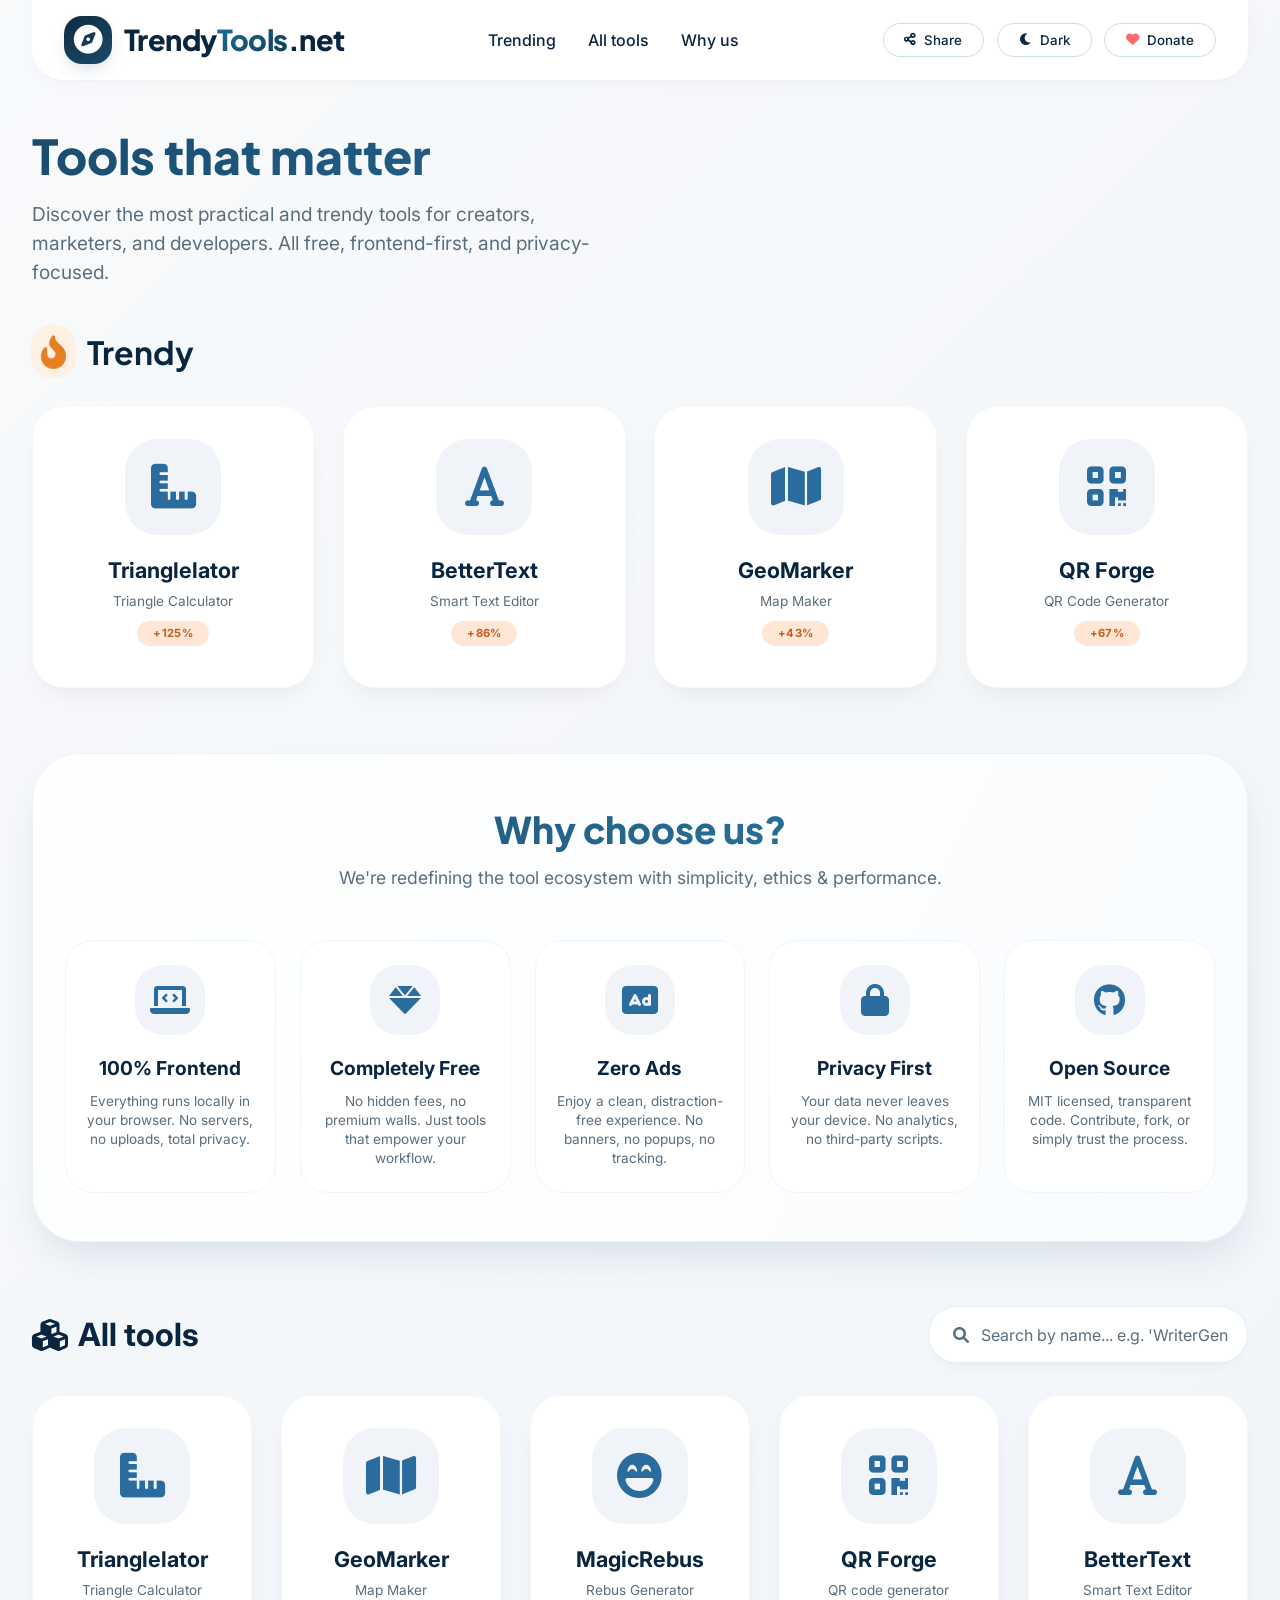
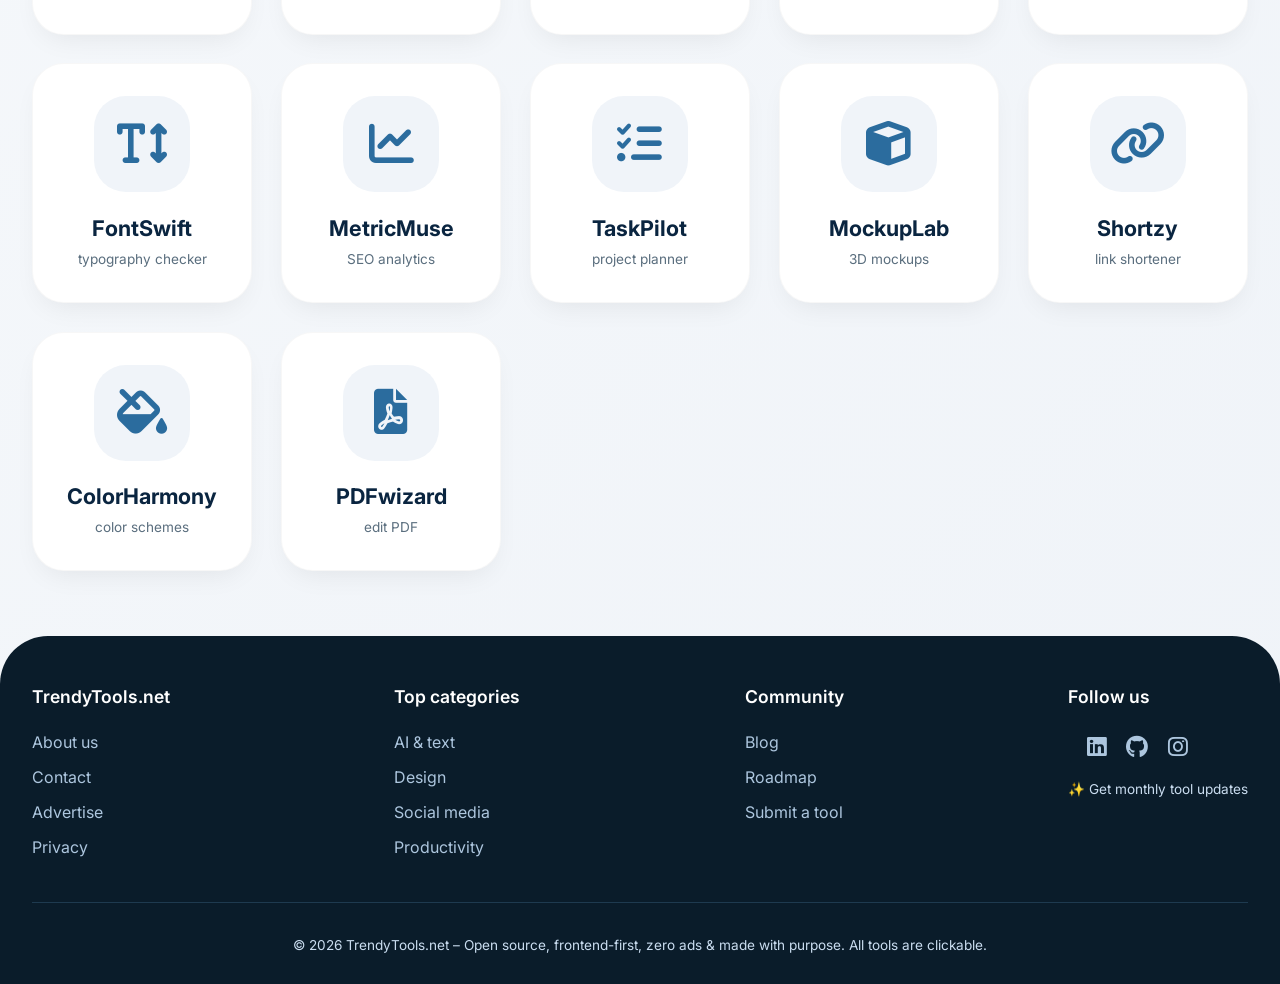
<file: index.html>
<!DOCTYPE html>
<html lang="en">
<head>
    <meta charset="UTF-8">
    <meta name="viewport" content="width=device-width, initial-scale=1.0">
    <title>TrendyTools.net - Find your next favorite tool</title>
    <link rel="stylesheet" href="https://cdnjs.cloudflare.com/ajax/libs/font-awesome/6.0.0-beta3/css/all.min.css">
    <link href="https://fonts.googleapis.com/css2?family=Inter:opsz,wght@14..32,300;14..32,400;14..32,500;14..32,600;14..32,700;14..32,800&family=Plus+Jakarta+Sans:wght@400;500;600;700;800&display=swap" rel="stylesheet">
    <link rel="stylesheet" href="/theme/theme.css">
    <script src="/theme/theme.js"></script>
    <link rel="stylesheet" href="style.css">
    <link rel="preload" href="/theme/header.html" as="fetch">
    <link rel="preload" href="/theme/footer.html" as="fetch">
    <link rel="icon" type="image/png" href="/theme/favicon.png">
</head>
<body>
<div class="wrapper">
    <header id="header-placeholder"></header>
    <div class="page-title">
        <h1>Tools that matter</h1>
        <p>Discover the most practical and trendy tools for creators, marketers, and developers. All free, frontend-first, and privacy-focused.</p>
    </div>
    <div id="trending" class="section-label fade-on-scroll">
        <i class="fas fa-fire-flame-curved"></i>
        <h2>Trendy</h2>
    </div>
    <div class="trending-grid fade-on-scroll" id="trendingGrid">
        <div class="tool-card" onclick="location.href='trianglelator';">
            <div class="card-image"><i class="fas fa-ruler-combined"></i></div>
            <h3>Trianglelator</h3>
            <p>Triangle Calculator</p>
            <span class="trend-badge">+125%</span>
        </div>
        <div class="tool-card" onclick="location.href='bettertext';">
            <div class="card-image"><i class="fas fa-font"></i></div>
            <h3>BetterText</h3>
            <p>Smart Text Editor</p>
            <span class="trend-badge">+86%</span>
        </div>
        <div class="tool-card" onclick="location.href='geomarker';">
            <div class="card-image"><i class="fas fa-map"></i></div>
            <h3>GeoMarker</h3>
            <p>Map Maker</p>
            <span class="trend-badge">+43%</span>
        </div>
        <div class="tool-card" onclick="location.href='qrforge';">
            <div class="card-image"><i class="fas fa-qrcode"></i></div>
            <h3>QR Forge</h3>
            <p>QR Code Generator</p>
            <span class="trend-badge">+67%</span>
        </div>
    </div>
    <div id="why-choose" class="why-choose-us fade-on-scroll">
        <div class="why-header">
            <h2>Why choose us?</h2>
            <p>We're redefining the tool ecosystem with simplicity, ethics & performance.</p>
        </div>
        <div class="features-grid">
            <div class="feature-item">
                <div class="feature-icon"><i class="fas fa-laptop-code"></i></div>
                <h3>100% Frontend</h3>
                <p>Everything runs locally in your browser. No servers, no uploads, total privacy.</p>
            </div>
            <div class="feature-item">
                <div class="feature-icon"><i class="fas fa-gem"></i></div>
                <h3>Completely Free</h3>
                <p>No hidden fees, no premium walls. Just tools that empower your workflow.</p>
            </div>
            <div class="feature-item">
                <div class="feature-icon"><i class="fas fa-ad"></i></div>
                <h3>Zero Ads</h3>
                <p>Enjoy a clean, distraction-free experience. No banners, no popups, no tracking.</p>
            </div>
            <div class="feature-item">
                <div class="feature-icon"><i class="fas fa-lock"></i></div>
                <h3>Privacy First</h3>
                <p>Your data never leaves your device. No analytics, no third-party scripts.</p>
            </div>
            <div class="feature-item">
                <div class="feature-icon"><i class="fab fa-github"></i></div>
                <h3>Open Source</h3>
                <p>MIT licensed, transparent code. Contribute, fork, or simply trust the process.</p>
            </div>
        </div>
    </div>
    <div id="all-tools-section">
        <div class="all-tools-header fade-on-scroll">
            <h2><i class="fas fa-cubes"></i> All tools</h2>
            <div class="search-box">
                <i class="fas fa-search"></i>
                <input type="text" id="toolSearch" placeholder="Search by name... e.g. 'WriterGen'" autocomplete="off">
            </div>
        </div>
        <div class="all-tools-grid fade-on-scroll" id="allToolsGrid">
        </div>
    </div>
</div>
<div id="footer-placeholder"></div>
<script src="script.js"></script>
</body>
</html>
</file>
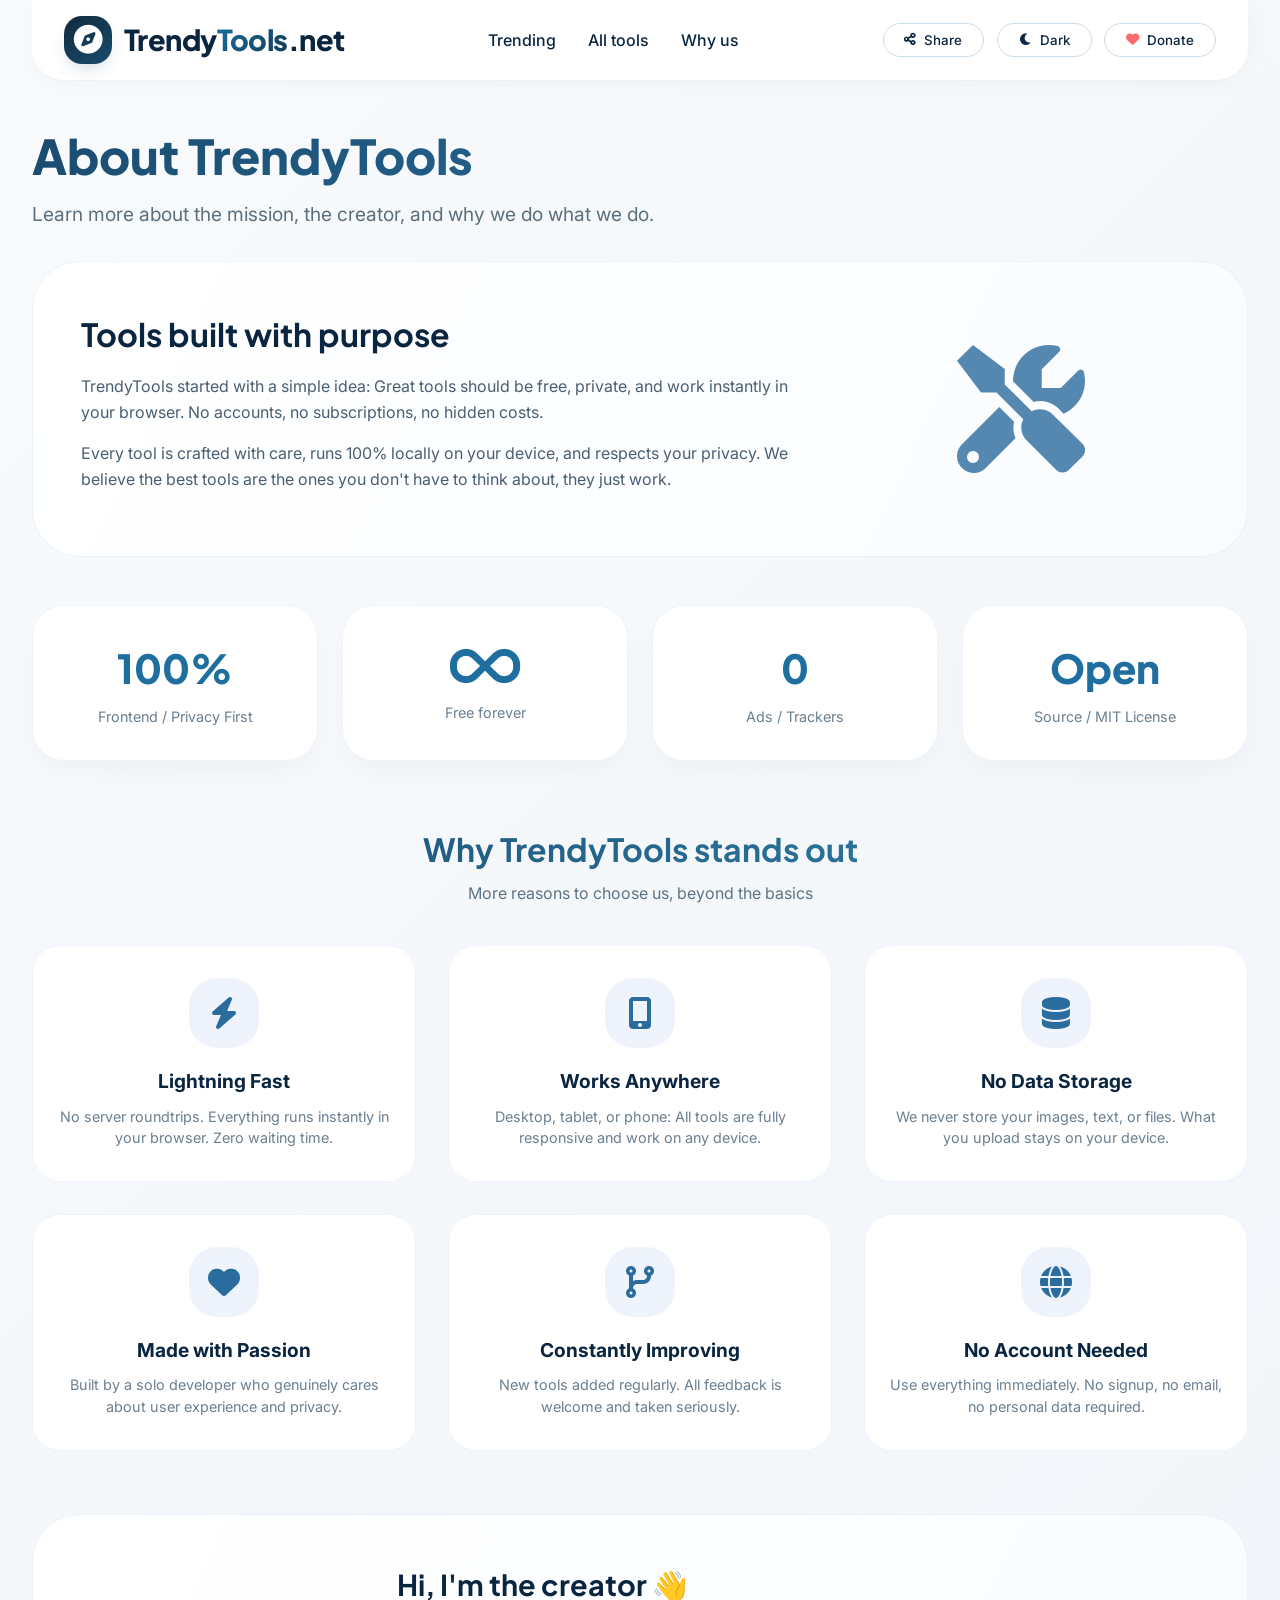
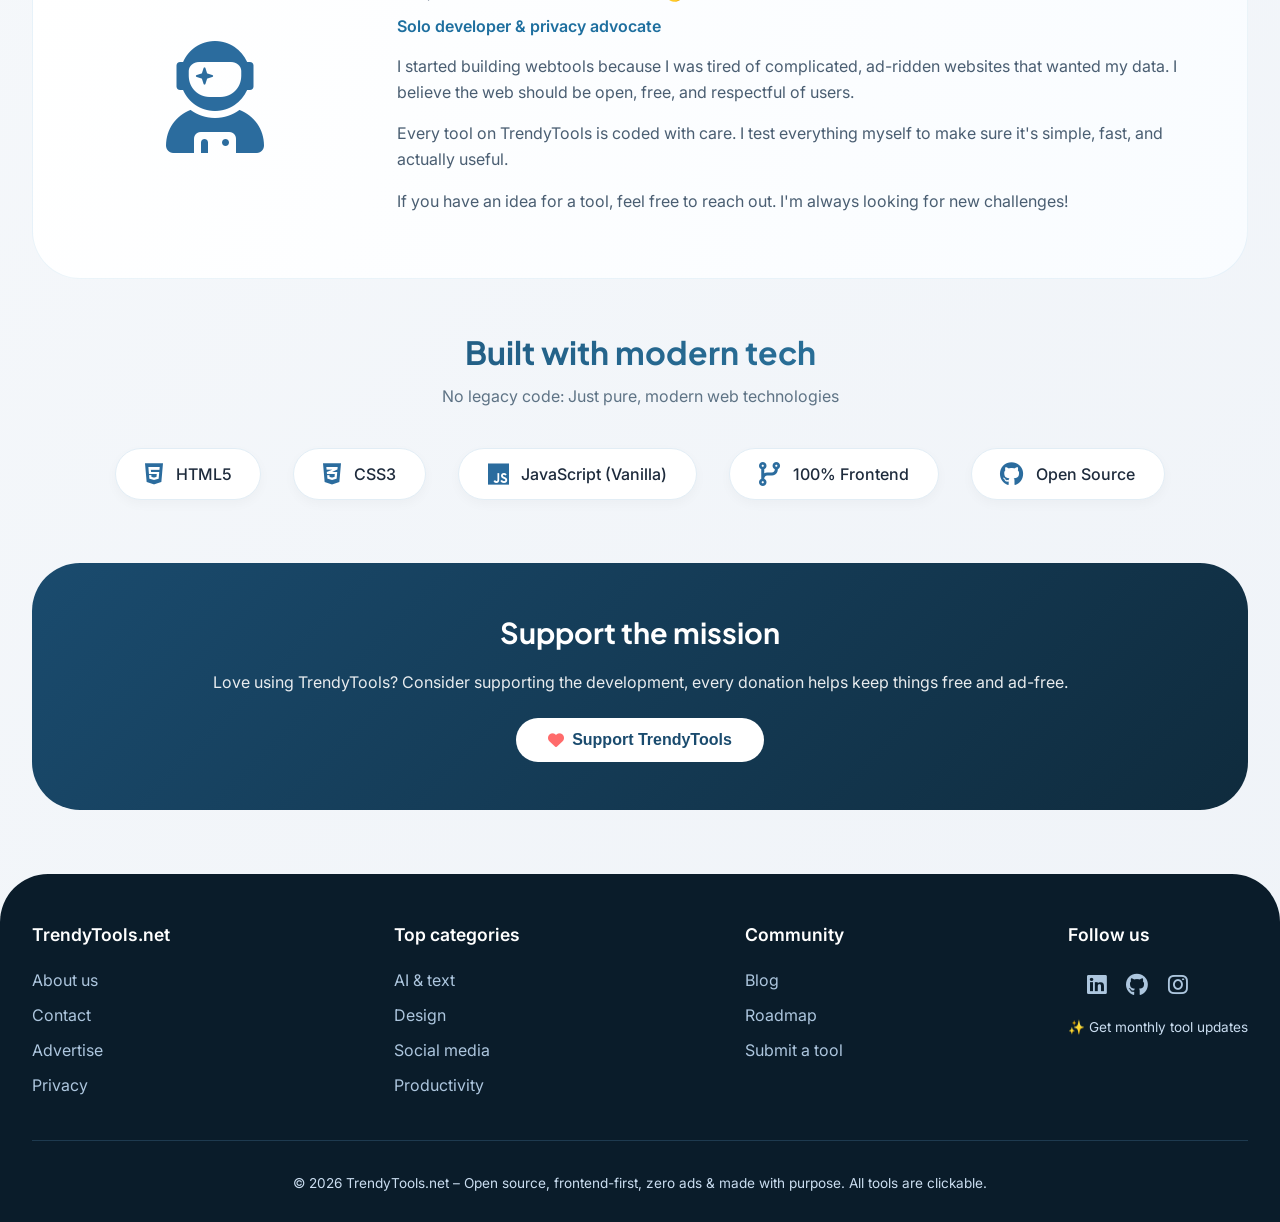
<file: about/index.html>
<!DOCTYPE html>
<html lang="en">
<head>
    <meta charset="UTF-8">
    <meta name="viewport" content="width=device-width, initial-scale=1.0">
    <title>About Us - TrendyTools.net</title>
    <!-- Font Awesome 6 -->
    <link rel="stylesheet" href="https://cdnjs.cloudflare.com/ajax/libs/font-awesome/6.0.0-beta3/css/all.min.css">
    <!-- Google Fonts -->
    <link href="https://fonts.googleapis.com/css2?family=Inter:opsz,wght@14..32,300;14..32,400;14..32,500;14..32,600;14..32,700;14..32,800&family=Plus+Jakarta+Sans:wght@400;500;600;700;800&display=swap" rel="stylesheet">
    <link rel="stylesheet" href="/theme/theme.css">
    <script src="/theme/theme.js"></script>
    <link rel="stylesheet" href="style.css">
    <link rel="preload" href="/theme/header.html" as="fetch">
    <link rel="preload" href="/theme/footer.html" as="fetch">
    <link rel="icon" type="image/png" href="/theme/favicon.png">
</head>
<body>

<div class="wrapper">
    <!-- HEADER -->
    <header id="header-placeholder"></header>

    <!-- Page Title -->
    <div class="page-title">
        <h1>About TrendyTools</h1>
        <p>Learn more about the mission, the creator, and why we do what we do.</p>
    </div>

    <!-- Hero Section -->
    <div class="about-hero fade-on-scroll">
        <div class="about-hero-content">
            <h2>Tools built with purpose</h2>
            <p>TrendyTools started with a simple idea: Great tools should be free, private, and work instantly in your browser. No accounts, no subscriptions, no hidden costs.</p>
            <p>Every tool is crafted with care, runs 100% locally on your device, and respects your privacy. We believe the best tools are the ones you don't have to think about, they just work.</p>
        </div>
        <div class="about-hero-image">
            <i class="fas fa-tools"></i>
        </div>
    </div>

    <!-- Stats Section -->
    <div class="stats-grid fade-on-scroll">
        <div class="stat-card">
            <div class="stat-number">100%</div>
            <div class="stat-label">Frontend / Privacy First</div>
        </div>
        <div class="stat-card">
            <div class="fas fa-infinity"></div>
            <div class="stat-label">Free forever</div>
        </div>
        <div class="stat-card">
            <div class="stat-number">0</div>
            <div class="stat-label">Ads / Trackers</div>
        </div>
        <div class="stat-card">
            <div class="stat-number">Open</div>
            <div class="stat-label">Source / MIT License</div>
        </div>
    </div>

    <!-- Extra Reasons Section (more than Why Us) -->
    <div class="extra-reasons fade-on-scroll">
        <div class="section-header">
            <h2>Why TrendyTools stands out</h2>
            <p>More reasons to choose us, beyond the basics</p>
        </div>
        <div class="reasons-grid">
            <div class="reason-card">
                <div class="reason-icon"><i class="fas fa-bolt"></i></div>
                <h3>Lightning Fast</h3>
                <p>No server roundtrips. Everything runs instantly in your browser. Zero waiting time.</p>
            </div>
            <div class="reason-card">
                <div class="reason-icon"><i class="fas fa-mobile-alt"></i></div>
                <h3>Works Anywhere</h3>
                <p>Desktop, tablet, or phone: All tools are fully responsive and work on any device.</p>
            </div>
            <div class="reason-card">
                <div class="reason-icon"><i class="fas fa-database"></i></div>
                <h3>No Data Storage</h3>
                <p>We never store your images, text, or files. What you upload stays on your device.</p>
            </div>
            <div class="reason-card">
                <div class="reason-icon"><i class="fas fa-heart"></i></div>
                <h3>Made with Passion</h3>
                <p>Built by a solo developer who genuinely cares about user experience and privacy.</p>
            </div>
            <div class="reason-card">
                <div class="reason-icon"><i class="fas fa-code-branch"></i></div>
                <h3>Constantly Improving</h3>
                <p>New tools added regularly. All feedback is welcome and taken seriously.</p>
            </div>
            <div class="reason-card">
                <div class="reason-icon"><i class="fas fa-globe"></i></div>
                <h3>No Account Needed</h3>
                <p>Use everything immediately. No signup, no email, no personal data required.</p>
            </div>
        </div>
    </div>

    <!-- Founder Section -->
    <div class="founder-section fade-on-scroll">
        <div class="founder-image">
            <i class="fas fa-user-astronaut"></i>
        </div>
        <div class="founder-content">
            <h2>Hi, I'm the creator 👋</h2>
            <div class="founder-title">Solo developer & privacy advocate</div>
            <p>I started building webtools because I was tired of complicated, ad-ridden websites that wanted my data. I believe the web should be open, free, and respectful of users.</p>
            <p>Every tool on TrendyTools is coded with care. I test everything myself to make sure it's simple, fast, and actually useful.</p>
            <p>If you have an idea for a tool, feel free to reach out. I'm always looking for new challenges!</p>
        </div>
    </div>

    <!-- Tech Stack -->
    <div class="tech-stack fade-on-scroll">
        <div class="section-header">
            <h2>Built with modern tech</h2>
            <p>No legacy code: Just pure, modern web technologies</p>
        </div>
        <div class="tech-grid">
            <div class="tech-item"><i class="fab fa-html5"></i><span>HTML5</span></div>
            <div class="tech-item"><i class="fab fa-css3-alt"></i><span>CSS3</span></div>
            <div class="tech-item"><i class="fab fa-js"></i><span>JavaScript (Vanilla)</span></div>
            <div class="tech-item"><i class="fas fa-code-branch"></i><span>100% Frontend</span></div>
            <div class="tech-item"><i class="fab fa-github"></i><span>Open Source</span></div>
        </div>
    </div>

    <!-- CTA Section -->
    <div class="cta-section fade-on-scroll">
        <h2>Support the mission</h2>
        <p>Love using TrendyTools? Consider supporting the development, every donation helps keep things free and ad-free.</p>
        <button class="cta-button" onclick="window.open('https://www.paypal.com/donate', '_blank');">
            <i class="fas fa-heart" style="color: #ff6b6b;"></i> Support TrendyTools
        </button>
    </div>

</div>

<!-- FOOTER -->
<div id="footer-placeholder"></div>

<script src=script.js></script>
</body>
</html>
</file>
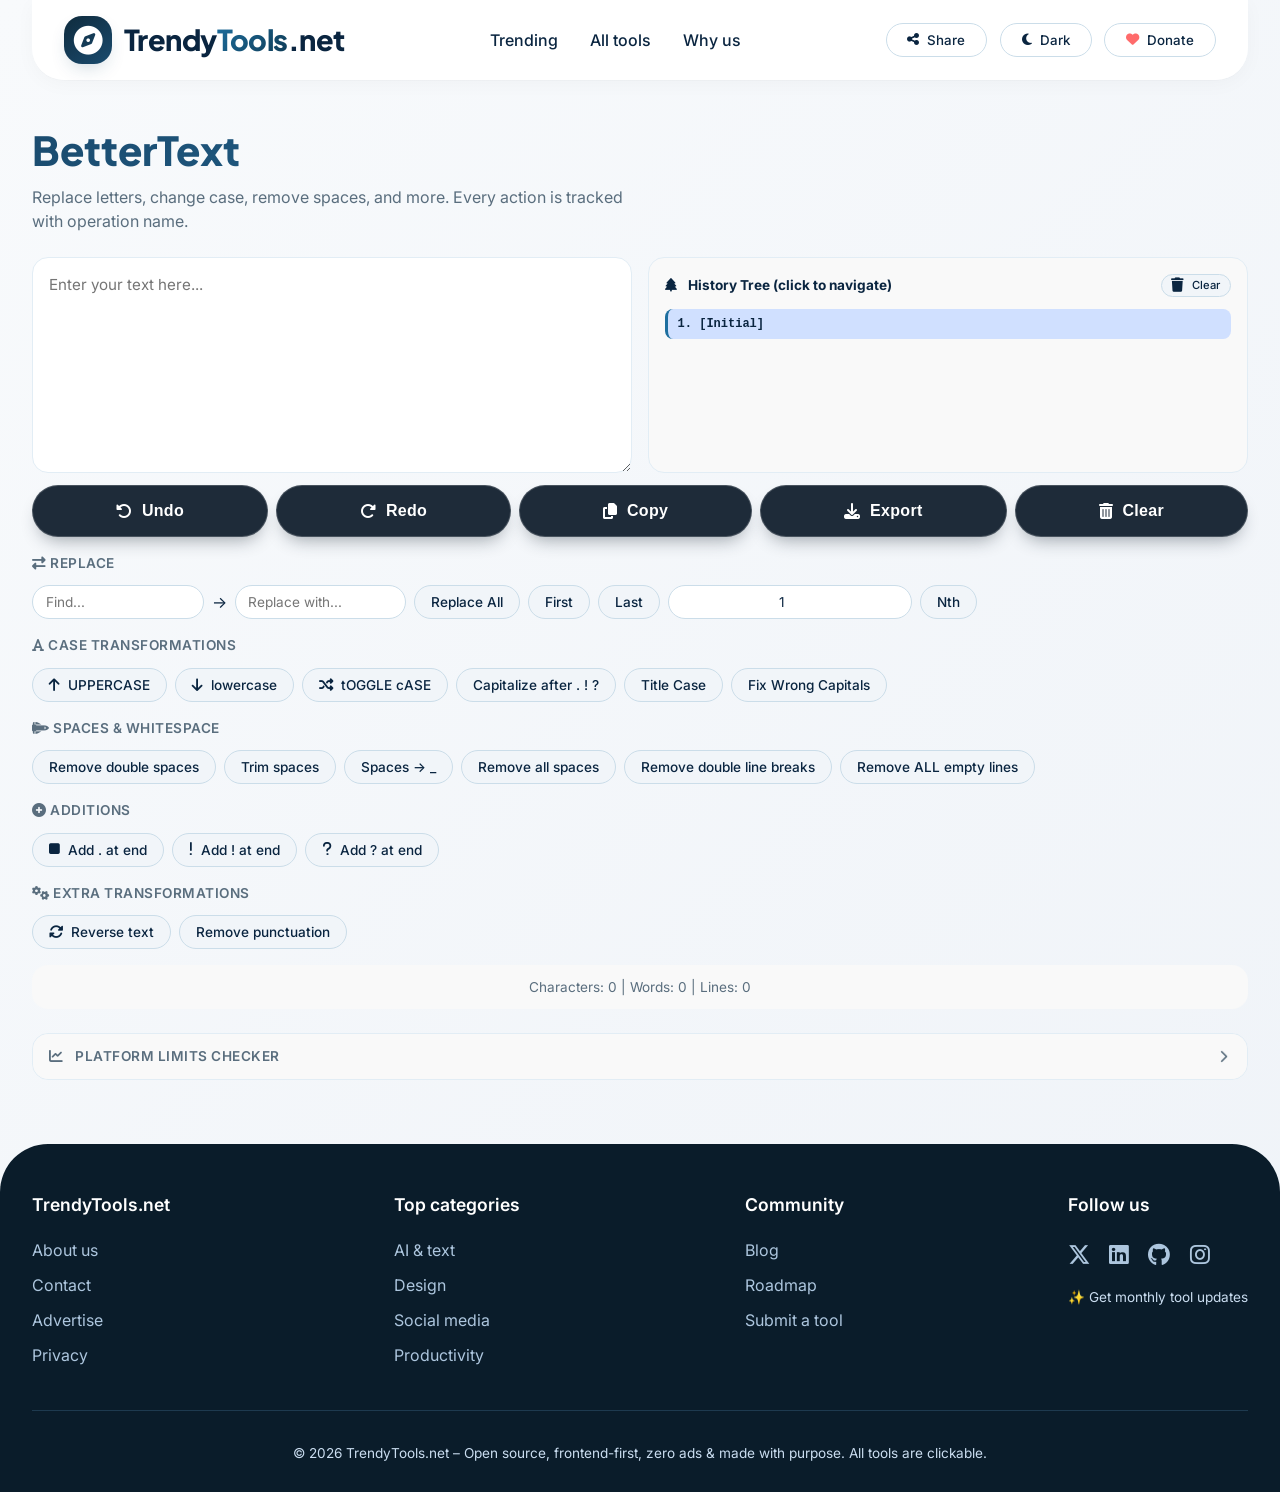
<file: bettertext/index.html>
<!DOCTYPE html>
<html lang="en">
<head>
    <meta charset="UTF-8">
    <meta name="viewport" content="width=device-width, initial-scale=1.0, user-scalable=yes">
    <title>BetterText - Smart Text Editor with History Tree</title>
    <link href="https://fonts.googleapis.com/css2?family=Inter:opsz,wght@14..32,300;14..32,400;14..32,500;14..32,600;14..32,700;14..32,800&family=Plus+Jakarta+Sans:wght@400;500;600;700;800&display=swap" rel="stylesheet">
    <link rel="stylesheet" href="https://cdnjs.cloudflare.com/ajax/libs/font-awesome/6.4.0/css/all.min.css">
    <link rel="stylesheet" href="/theme/theme.css">
    <script src="/theme/theme.js"></script>
    <link rel="stylesheet" href="style.css">
    <link rel="preload" href="/theme/header.html" as="fetch">
    <link rel="preload" href="/theme/footer.html" as="fetch">
    <link rel="icon" type="image/png" href="/theme/favicon.png">
</head>
<body>
    <div class="wrapper">
        <header id="header-placeholder"></header>

        <div class="page-title">
            <h1>BetterText</h1>
            <p>Replace letters, change case, remove spaces, and more. Every action is tracked with operation name.</p>
        </div>

        <!-- Textarea -->
        <div class="textarea-container">
            <textarea id="textField" rows="8" placeholder="Enter your text here..."></textarea>
            <!-- History Panel -->
        <div class="history-panel">
            <div class="history-header">
                <strong><i class="fas fa-tree"></i> History Tree (click to navigate)</strong>
                <button id="clearHistoryBtn" class="btn" style="padding: 0.2rem 0.6rem; font-size: 0.7rem;"><i class="fas fa-trash"></i> Clear</button>
            </div>
            <div id="historyList"></div>
        </div>
        </div>

        <!-- Action buttons -->
        <div class="btn-group">
            <button id="undoBtn" class="btn-edit"><i class="fas fa-undo-alt"></i> <span>Undo</span></button>
            <button id="redoBtn" class="btn-edit"><i class="fas fa-redo-alt"></i> <span>Redo</span></button>
            <button id="copyBtn" class="btn-edit"><i class="fas fa-copy"></i> <span>Copy</span></button>
            <button id="exportBtn" class="btn-edit"><i class="fas fa-download"></i> <span>Export</span></button>
            <button id="resetBtn" class="btn-edit"><i class="fas fa-trash-alt"></i> <span>Clear</span></button>
        </div>

        <!-- Find & Replace -->
        <div class="section-title"><i class="fas fa-exchange-alt"></i> Replace</div>
        <div class="btn-group">
            <div class="input-group">
                <input type="text" id="searchFor" placeholder="Find..." size="12">
                <span>→</span>
                <input type="text" id="replaceWith" placeholder="Replace with..." size="12">
                <button id="replaceAllBtn" class="btn">Replace All</button>
                <button id="replaceFirstBtn" class="btn">First</button>
                <button id="replaceLastBtn" class="btn">Last</button>
                <input type="number" id="replaceNth" placeholder="Nth" class="small-input" min="1" value="1">
                <button id="replaceNthBtn" class="btn">Nth</button>
            </div>
        </div>

        <!-- Case transformations -->
        <div class="section-title"><i class="fas fa-font"></i> Case Transformations</div>
        <div class="btn-group">
            <button id="uppercaseBtn" class="btn"><i class="fas fa-arrow-up"></i> UPPERCASE</button>
            <button id="lowercaseBtn" class="btn"><i class="fas fa-arrow-down"></i> lowercase</button>
            <button id="toggleCaseBtn" class="btn"><i class="fas fa-random"></i> tOGGLE cASE</button>
            <button id="capitalizeBtn" class="btn">Capitalize after . ! ?</button>
            <button id="titlecaseBtn" class="btn">Title Case</button>
            <button id="fixSentenceCaseBtn" class="btn">Fix Wrong Capitals</button>
        </div>

        <!-- Spaces & whitespace -->
        <div class="section-title"><i class="fas fa-space-shuttle"></i> Spaces & Whitespace</div>
        <div class="btn-group">
            <button id="removeDoubleSpacesBtn" class="btn">Remove double spaces</button>
            <button id="trimSpacesBtn" class="btn">Trim spaces</button>
            <button id="spacesToUnderscoreBtn" class="btn">Spaces → _</button>
            <button id="removeAllSpacesBtn" class="btn">Remove all spaces</button>
            <button id="removeEmptyLinesBtn" class="btn">Remove double line breaks</button>
            <button id="removeAllEmptyLinesBtn" class="btn">Remove ALL empty lines</button>
        </div>

        <!-- Additions category - 3 aparte knoppen -->
        <div class="section-title"><i class="fas fa-plus-circle"></i> Additions</div>
        <div class="btn-group">
            <button id="addPeriodBtn" class="btn"><i class="fas fa-stop"></i> Add . at end</button>
            <button id="addExclamationBtn" class="btn"><i class="fas fa-exclamation"></i> Add ! at end</button>
            <button id="addQuestionBtn" class="btn"><i class="fas fa-question"></i> Add ? at end</button>
        </div>

        <!-- Extra transformations -->
        <div class="section-title"><i class="fas fa-cogs"></i> Extra Transformations</div>
        <div class="btn-group">
            <button id="reverseBtn" class="btn"><i class="fas fa-sync-alt"></i> Reverse text</button>
            <button id="removePunctuationBtn" class="btn">Remove punctuation</button>
        </div>

        <!-- Statistics -->
        <div class="stats-bar" id="stats">Characters: 0 | Words: 0 | Lines: 0</div>

        <!-- Platform Limits Checker -->
        <div class="platform-limits" id="platformLimits">
            <div class="platform-limits-header collapsed" id="platformLimitsHeader">
                <h3><i class="fas fa-chart-line"></i> Platform Limits Checker</h3>
                <i class="fas fa-chevron-down toggle-icon"></i>
            </div>
            <div class="platform-limits-content" id="platformLimitsContent">
                <!-- YouTube -->
                <div class="platform-category">
                    <h4><i class="fab fa-youtube" style="color: #ff0000;"></i> YouTube</h4>
                    <div class="platform-grid">
                        <div class="platform-item" data-limit="100" data-type="youtube-title">
                            <span class="status-icon"></span>
                            <span class="platform-name">Title:</span>
                            <span class="platform-limit">100 chars</span>
                            <span class="counter"></span>
                        </div>
                        <div class="platform-item" data-limit="5000" data-type="youtube-desc">
                            <span class="status-icon"></span>
                            <span class="platform-name">Description:</span>
                            <span class="platform-limit">5,000 chars</span>
                            <span class="counter"></span>
                        </div>
                    </div>
                </div>

                <!-- TikTok -->
                <div class="platform-category">
                    <h4><i class="fab fa-tiktok"></i> TikTok</h4>
                    <div class="platform-grid">
                        <div class="platform-item" data-limit="2200" data-type="tiktok-caption">
                            <span class="status-icon"></span>
                            <span class="platform-name">Caption:</span>
                            <span class="platform-limit">2,200 chars</span>
                            <span class="counter"></span>
                        </div>
                    </div>
                </div>

                <!-- Twitch -->
                <div class="platform-category">
                    <h4><i class="fab fa-twitch" style="color: #9146ff;"></i> Twitch</h4>
                    <div class="platform-grid">
                        <div class="platform-item" data-limit="140" data-type="twitch-title">
                            <span class="status-icon"></span>
                            <span class="platform-name">Stream title:</span>
                            <span class="platform-limit">140 chars</span>
                            <span class="counter"></span>
                        </div>
                        <div class="platform-item" data-limit="500" data-type="twitch-panel">
                            <span class="status-icon"></span>
                            <span class="platform-name">About panel:</span>
                            <span class="platform-limit">~300-500 chars</span>
                            <span class="counter"></span>
                        </div>
                    </div>
                </div>

                <!-- Discord -->
                <div class="platform-category">
                    <h4><i class="fab fa-discord" style="color: #5865f2;"></i> Discord</h4>
                    <div class="platform-grid">
                        <div class="platform-item" data-limit="2000" data-type="discord-msg">
                            <span class="status-icon"></span>
                            <span class="platform-name">Message:</span>
                            <span class="platform-limit">2,000 chars</span>
                            <span class="counter"></span>
                        </div>
                        <div class="platform-item" data-limit="100" data-type="discord-server">
                            <span class="status-icon"></span>
                            <span class="platform-name">Server desc:</span>
                            <span class="platform-limit">100 chars</span>
                            <span class="counter"></span>
                        </div>
                        <div class="platform-item" data-limit="1024" data-type="discord-channel">
                            <span class="status-icon"></span>
                            <span class="platform-name">Channel desc:</span>
                            <span class="platform-limit">1,024 chars</span>
                            <span class="counter"></span>
                        </div>
                        <div class="platform-item" data-limit="190" data-type="discord-bio">
                            <span class="status-icon"></span>
                            <span class="platform-name">Profile bio:</span>
                            <span class="platform-limit">190 chars</span>
                            <span class="counter"></span>
                        </div>
                    </div>
                </div>

                <!-- WhatsApp -->
                <div class="platform-category">
                    <h4><i class="fab fa-whatsapp" style="color: #25d366;"></i> WhatsApp</h4>
                    <div class="platform-grid">
                        <div class="platform-item" data-limit="700" data-type="whatsapp-status">
                            <span class="status-icon"></span>
                            <span class="platform-name">Status:</span>
                            <span class="platform-limit">700 chars</span>
                            <span class="counter"></span>
                        </div>
                        <div class="platform-item" data-limit="512" data-type="whatsapp-group">
                            <span class="status-icon"></span>
                            <span class="platform-name">Group desc:</span>
                            <span class="platform-limit">512 chars</span>
                            <span class="counter"></span>
                        </div>
                    </div>
                </div>

                <!-- Telegram -->
                <div class="platform-category">
                    <h4><i class="fab fa-telegram" style="color: #26a5e4;"></i> Telegram</h4>
                    <div class="platform-grid">
                        <div class="platform-item" data-limit="70" data-type="telegram-bio">
                            <span class="status-icon"></span>
                            <span class="platform-name">Bio:</span>
                            <span class="platform-limit">70 chars</span>
                            <span class="counter"></span>
                        </div>
                        <div class="platform-item" data-limit="255" data-type="telegram-desc">
                            <span class="status-icon"></span>
                            <span class="platform-name">Channel/group desc:</span>
                            <span class="platform-limit">255 chars</span>
                            <span class="counter"></span>
                        </div>
                    </div>
                </div>

                <!-- Instagram -->
                <div class="platform-category">
                    <h4><i class="fab fa-instagram" style="color: #e4405f;"></i> Instagram</h4>
                    <div class="platform-grid">
                        <div class="platform-item" data-limit="150" data-type="ig-bio">
                            <span class="status-icon"></span>
                            <span class="platform-name">Bio:</span>
                            <span class="platform-limit">150 chars</span>
                            <span class="counter"></span>
                        </div>
                        <div class="platform-item" data-limit="2200" data-type="ig-caption">
                            <span class="status-icon"></span>
                            <span class="platform-name">Caption:</span>
                            <span class="platform-limit">2,200 chars</span>
                            <span class="counter"></span>
                        </div>
                    </div>
                </div>

                <!-- X (Twitter) -->
                <div class="platform-category">
                    <h4><i class="fab fa-twitter"></i> X (Twitter)</h4>
                    <div class="platform-grid">
                        <div class="platform-item" data-limit="280" data-type="x-tweet">
                            <span class="status-icon"></span>
                            <span class="platform-name">Tweet:</span>
                            <span class="platform-limit">280 chars</span>
                            <span class="counter"></span>
                        </div>
                        <div class="platform-item" data-limit="160" data-type="x-bio">
                            <span class="status-icon"></span>
                            <span class="platform-name">Bio:</span>
                            <span class="platform-limit">160 chars</span>
                            <span class="counter"></span>
                        </div>
                    </div>
                </div>

                <!-- Facebook -->
                <div class="platform-category">
                    <h4><i class="fab fa-facebook" style="color: #1877f2;"></i> Facebook</h4>
                    <div class="platform-grid">
                        <div class="platform-item" data-limit="63206" data-type="fb-post">
                            <span class="status-icon"></span>
                            <span class="platform-name">Post:</span>
                            <span class="platform-limit">~63,206 chars</span>
                            <span class="counter"></span>
                        </div>
                        <div class="platform-item" data-limit="255" data-type="fb-page">
                            <span class="status-icon"></span>
                            <span class="platform-name">Page desc:</span>
                            <span class="platform-limit">255 chars</span>
                            <span class="counter"></span>
                        </div>
                    </div>
                </div>

                <!-- LinkedIn -->
                <div class="platform-category">
                    <h4><i class="fab fa-linkedin" style="color: #0077b5;"></i> LinkedIn</h4>
                    <div class="platform-grid">
                        <div class="platform-item" data-limit="3000" data-type="li-post">
                            <span class="status-icon"></span>
                            <span class="platform-name">Post:</span>
                            <span class="platform-limit">3,000 chars</span>
                            <span class="counter"></span>
                        </div>
                        <div class="platform-item" data-limit="2600" data-type="li-about">
                            <span class="status-icon"></span>
                            <span class="platform-name">About:</span>
                            <span class="platform-limit">2,600 chars</span>
                            <span class="counter"></span>
                        </div>
                    </div>
                </div>

                <!-- Gaming -->
                <div class="platform-category">
                    <h4><i class="fas fa-gamepad"></i> Gaming</h4>
                    <div class="platform-grid">
                        <div class="platform-item" data-limit="1000" data-type="steam-bio">
                            <span class="status-icon"></span>
                            <span class="platform-name">Steam bio:</span>
                            <span class="platform-limit">1,000 chars</span>
                            <span class="counter"></span>
                        </div>
                        <div class="platform-item" data-limit="1000" data-type="roblox-bio">
                            <span class="status-icon"></span>
                            <span class="platform-name">Roblox bio:</span>
                            <span class="platform-limit">1,000 chars</span>
                            <span class="counter"></span>
                        </div>
                    </div>
                </div>
            </div>
        </div>
    </div>
    <div id="footer-placeholder"></div>

    <script src="script.js"></script>
</body>
</html>
</file>
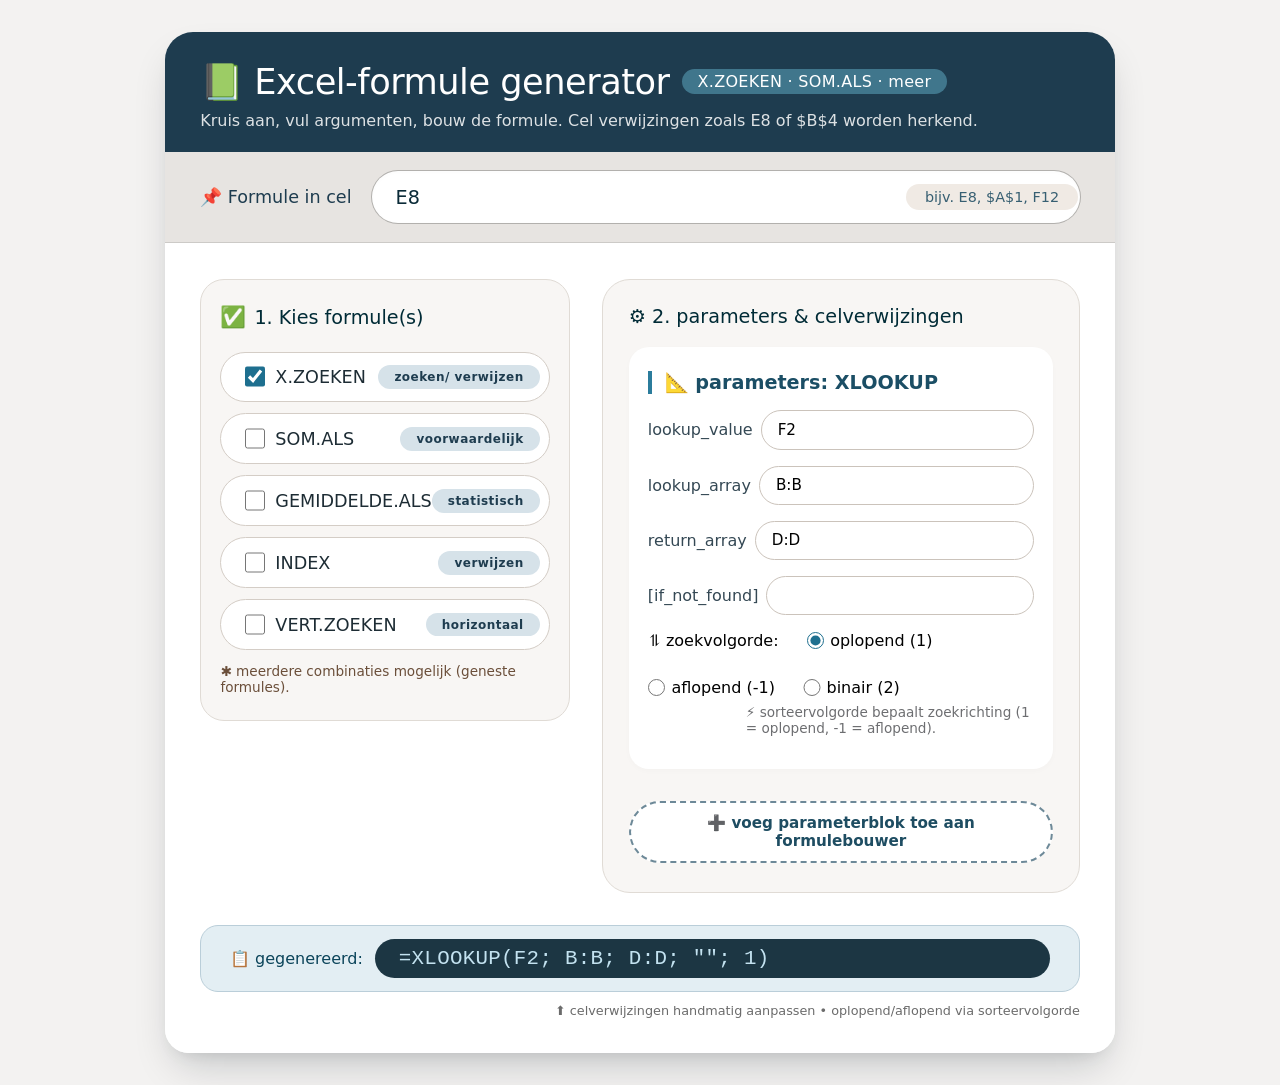
<file: formulaworld/index.html>
<!DOCTYPE html>
<html lang="nl">
<head>
    <meta charset="UTF-8">
    <meta name="viewport" content="width=device-width, initial-scale=1.0">
    <title>Excel formule generator · template</title>
    <style>
        * {
            box-sizing: border-box;
            font-family: 'Segoe UI', Roboto, system-ui, sans-serif;
        }
        body {
            background: #f3f2f1;
            display: flex;
            justify-content: center;
            align-items: center;
            min-height: 100vh;
            margin: 2rem 1rem;
        }
        .card {
            max-width: 950px;
            width: 100%;
            background: white;
            border-radius: 28px 28px 24px 24px;
            box-shadow: 0 20px 40px -10px rgba(0,20,30,0.2), 0 8px 16px -8px rgba(0,0,0,0.1);
            overflow: hidden;
            transition: all 0.2s ease;
        }
        .header {
            background: #1e3c4f;
            color: white;
            padding: 1.8rem 2.2rem 1.4rem 2.2rem;
        }
        .header h1 {
            margin: 0;
            font-weight: 500;
            font-size: 2.2rem;
            letter-spacing: -0.5px;
            display: flex;
            align-items: center;
            gap: 12px;
        }
        .header h1 span {
            background: #40768c;
            font-size: 1rem;
            padding: 0.2rem 1rem;
            border-radius: 30px;
            font-weight: 400;
            letter-spacing: 0.3px;
        }
        .header p {
            margin: 8px 0 0;
            opacity: 0.85;
            font-size: 1rem;
        }
        .cel-balk {
            background: #e7e4e1;
            padding: 1.2rem 2.2rem;
            border-bottom: 1px solid #cccac7;
        }
        .cel-label {
            display: flex;
            flex-wrap: wrap;
            align-items: center;
            gap: 20px;
        }
        .cel-label strong {
            font-weight: 500;
            color: #1e3c4f;
            min-width: 100px;
            font-size: 1.1rem;
        }
        .cel-input-group {
            display: flex;
            align-items: center;
            background: white;
            border-radius: 60px;
            padding: 0.1rem 0.1rem 0.1rem 1.5rem;
            box-shadow: inset 0 1px 4px rgba(0,0,0,0.02), 0 0 0 1px #b2b0ad;
            flex: 1 1 250px;
        }
        .cel-input-group:focus-within {
            box-shadow: 0 0 0 3px #609ab6, inset 0 1px 4px white;
        }
        .cel-input-group input {
            border: none;
            padding: 0.8rem 0.5rem 0.8rem 0;
            font-size: 1.2rem;
            font-weight: 500;
            width: 100px;
            outline: none;
            background: transparent;
            color: #0b2b38;
            text-transform: uppercase;
        }
        .cel-input-group input::placeholder {
            color: #a6a39f;
            font-weight: 300;
            font-size: 1rem;
        }
        .cel-input-group span {
            background: #f0eae4;
            padding: 0.3rem 1.2rem;
            border-radius: 40px;
            color: #375f72;
            font-size: 0.9rem;
            font-weight: 500;
            margin-left: auto;
            white-space: nowrap;
        }
        .main {
            padding: 2.2rem;
            background: #ffffff;
        }
        .twee-kolommen {
            display: grid;
            grid-template-columns: 0.9fr 1.8fr;
            gap: 2rem;
            align-items: start;
        }
        @media (max-width: 650px) {
            .twee-kolommen {
                grid-template-columns: 1fr;
                gap: 2rem;
            }
        }
        .formule-lijst {
            background: #f8f6f4;
            border-radius: 24px;
            padding: 1.6rem 1.2rem;
            border: 1px solid #e0dbd5;
        }
        .formule-lijst h3, .parameters-h3 {
            font-weight: 500;
            font-size: 1.2rem;
            margin: 0 0 0.5rem 0;
            color: #002b36;
            display: flex;
            align-items: center;
            gap: 8px;
        }
        .formule-lijst h3 i {
            font-size: 1.3rem;
            font-style: normal;
        }
        .checkbox-groep {
            display: flex;
            flex-direction: column;
            gap: 0.7rem;
            margin: 1.4rem 0 0.8rem;
        }
        .formule-item {
            display: flex;
            align-items: center;
            background: white;
            border-radius: 40px;
            padding: 0.2rem 0.2rem 0.2rem 1.2rem;
            border: 1px solid #d4cdc6;
            transition: 0.1s;
            cursor: pointer;
        }
        .formule-item:hover {
            background: #f2efe9;
            border-color: #a7a8b2;
        }
        .formule-item input[type="checkbox"] {
            width: 1.3rem;
            height: 1.3rem;
            accent-color: #1e6f8f;
            margin-right: 10px;
            pointer-events: auto;
        }
        .formule-item label {
            font-size: 1.1rem;
            font-weight: 450;
            color: #1d2c34;
            flex: 1;
            cursor: pointer;
            padding: 0.7rem 0;
        }
        .badge {
            background: #d6e2e9;
            border-radius: 30px;
            padding: 0.3rem 1rem;
            font-size: 0.75rem;
            font-weight: 600;
            letter-spacing: 0.03rem;
            color: #1e3c4f;
            margin-right: 6px;
        }
        .parameter-paneel {
            background: #f8f6f4;
            border-radius: 28px;
            padding: 1.6rem 1.6rem 1.8rem 1.6rem;
            border: 1px solid #e0dbd5;
        }
        .parameter-paneel h3 {
            margin-top: 0;
            margin-bottom: 1.2rem;
        }
        .param-blok {
            background: white;
            border-radius: 20px;
            padding: 1.5rem 1.2rem 1.2rem 1.2rem;
            box-shadow: 0 2px 6px rgba(0,0,0,0.02);
        }
        .param-title {
            font-weight: 600;
            font-size: 1.2rem;
            margin-bottom: 1rem;
            color: #1b4e65;
            border-left: 4px solid #2b7c9c;
            padding-left: 0.8rem;
        }
        .param-rij {
            display: flex;
            align-items: center;
            flex-wrap: wrap;
            margin-bottom: 1rem;
            gap: 8px;
        }
        .param-rij label {
            min-width: 90px;
            font-weight: 500;
            color: #344854;
        }
        .param-rij input, .param-rij select {
            padding: 0.6rem 1rem;
            border: 1px solid #cbc3bb;
            border-radius: 50px;
            font-size: 0.95rem;
            flex: 1 1 180px;
            background: white;
            transition: 0.1s;
        }
        .param-rij input:focus, .param-rij select:focus {
            border-color: #1e6f8f;
            outline: 2px solid #9ec5d9;
            outline-offset: 0;
        }
        .hint {
            color: #6d6e71;
            font-size: 0.85rem;
            padding-left: 98px;
            margin-top: -6px;
            margin-bottom: 14px;
        }
        .volgorde-opties {
            display: flex;
            gap: 28px;
            flex-wrap: wrap;
            margin: 0.4rem 0 0.8rem 0;
        }
        .volgorde-item {
            display: flex;
            align-items: center;
            gap: 6px;
        }
        .volgorde-item input[type="radio"] {
            accent-color: #1e6f8f;
            width: 1.1rem;
            height: 1.1rem;
            margin: 0;
        }
        .voeg-toe-knop {
            background: white;
            border: 2px dashed #6d8998;
            color: #1e4d62;
            padding: 0.7rem 1.5rem;
            border-radius: 40px;
            font-weight: 600;
            font-size: 0.95rem;
            width: 100%;
            margin-top: 2rem;
            cursor: pointer;
            transition: 0.15s;
        }
        .voeg-toe-knop:hover {
            background: #e3f0f5;
            border: 2px solid #1e6f8f;
        }
        .formule-uitvoer {
            background: #e3eef3;
            border-radius: 18px;
            margin-top: 2rem;
            padding: 0.8rem 1.8rem;
            display: flex;
            align-items: center;
            flex-wrap: wrap;
            gap: 12px;
            border: 1px solid #baced9;
        }
        .formule-uitvoer span {
            font-weight: 500;
            color: #0b445a;
        }
        .formule-uitvoer code {
            background: #1c3643;
            color: #c3e2f0;
            padding: 0.5rem 1.5rem;
            border-radius: 40px;
            font-size: 1.3rem;
            letter-spacing: 0.3px;
            flex: 1;
            font-family: 'Courier New', monospace;
            word-break: break-word;
        }
        .footer-notitie {
            font-size: 0.8rem;
            color: #6b6b6b;
            text-align: right;
            margin-top: 0.7rem;
        }
    </style>
</head>
<body>
<div class="card">
    <div class="header">
        <h1>📗 Excel-formule generator <span>X.ZOEKEN · SOM.ALS · meer</span></h1>
        <p>Kruis aan, vul argumenten, bouw de formule. Cel verwijzingen zoals E8 of $B$4 worden herkend.</p>
    </div>

    <!-- Doelcel: waar formule komt te staan -->
    <div class="cel-balk">
        <div class="cel-label">
            <strong>📌 Formule in cel</strong>
            <div class="cel-input-group">
                <input type="text" id="doelCel" placeholder="bijv. E8" value="E8" maxlength="8">
                <span>bijv. E8, $A$1, F12</span>
            </div>
        </div>
    </div>

    <div class="main">
        <div class="twee-kolommen">
            <!-- LINKERKOLOM: formules met checkbox -->
            <div class="formule-lijst">
                <h3><i>✅</i> 1. Kies formule(s)</h3>
                <div class="checkbox-groep" id="formuleCheckboxLijst">
                    <div class="formule-item">
                        <input type="checkbox" id="cbXlookup" class="formule-cb" data-formule="XLOOKUP" checked>
                        <label for="cbXlookup">X.ZOEKEN</label>
                        <span class="badge">zoeken/ verwijzen</span>
                    </div>
                    <div class="formule-item">
                        <input type="checkbox" id="cbSomAls" class="formule-cb" data-formule="SUMIF">
                        <label for="cbSomAls">SOM.ALS</label>
                        <span class="badge">voorwaardelijk</span>
                    </div>
                    <div class="formule-item">
                        <input type="checkbox" id="cbGemiddeldAls" class="formule-cb" data-formule="AVERAGEIF">
                        <label for="cbGemiddeldAls">GEMIDDELDE.ALS</label>
                        <span class="badge">statistisch</span>
                    </div>
                    <div class="formule-item">
                        <input type="checkbox" id="cbIndex" class="formule-cb" data-formule="INDEX">
                        <label for="cbIndex">INDEX</label>
                        <span class="badge">verwijzen</span>
                    </div>
                    <div class="formule-item">
                        <input type="checkbox" id="cbVertZoeken" class="formule-cb" data-formule="VLOOKUP">
                        <label for="cbVertZoeken">VERT.ZOEKEN</label>
                        <span class="badge">horizontaal</span>
                    </div>
                </div>
                <p style="font-size:0.85rem; color:#6b4f3a; margin: 0.6rem 0 0;">&#10033; meerdere combinaties mogelijk (geneste formules).</p>
            </div>

            <!-- RECHTERKOLOM: dynamische parameters afhankelijk van selectie -->
            <div class="parameter-paneel" id="parameterPaneel">
                <h3 class="parameters-h3">⚙️ 2. parameters & celverwijzingen</h3>
                <div class="param-blok" id="paramBlokDynamisch">
                    <!-- Wordt ingevuld door javascript (standaard XLOOKUP) -->
                </div>
                <button class="voeg-toe-knop" id="voegToeAanFormule">➕ voeg parameterblok toe aan formulebouwer</button>
            </div>
        </div>

        <!-- UITVOER / gegenereerde formule -->
        <div class="formule-uitvoer">
            <span>📋 gegenereerd:</span>
            <code id="formuleUitvoer">=XLOOKUP(F2; B:B; D:D)</code>
        </div>
        <div class="footer-notitie">
            ⬆ celverwijzingen handmatig aanpassen • oplopend/aflopend via sorteervolgorde
        </div>
    </div>
</div>

<script>
    (function() {
        // ** state **
        let doelCel = 'E8';                   // standaard cel
        let geselecteerdeFormules = new Set(['XLOOKUP']); // initieel XLOOKUP actief

        // ** DOM elementen **
        const doelCelInput = document.getElementById('doelCel');
        const formuleCheckboxes = document.querySelectorAll('.formule-cb');
        const paramBlokDiv = document.getElementById('paramBlokDynamisch');
        const formuleUitvoerCode = document.getElementById('formuleUitvoer');
        const voegToeKnop = document.getElementById('voegToeAanFormule');

        // ** parameters voor opslag (laatst ingevulde waarden per formule) **
        let paramCache = {
            XLOOKUP: { lookup: 'F2', array: 'B:B', retarray: 'D:D', nietgevonden: '""', sortmode: '1' },  // 1 = oplopend, -1 = aflopend, 2 = binair
            SUMIF: { range: 'B:B', criteria: '">10"', sumrange: 'C:C' },
            AVERAGEIF: { range: 'C:C', criteria: '"<>0"', avgrange: 'C:C' },
            INDEX: { array: 'A1:C10', rij: '2', kolom: '3' },
            VLOOKUP: { lookup: 'G5', tabel: 'A:D', kolomindex: '2', bereikzoeken: '0' }
        };

        // ** helper: doelcel bijwerken **
        function updateDoelCel() {
            let val = doelCelInput.value.trim().toUpperCase();
            if (val === '') val = 'E8';
            // simpele sanity check: accepteer A1, $B$4, etc.
            doelCel = val;
        }

        // ** sync checkboxes met Set **
        function updateCheckboxesFromSet() {
            formuleCheckboxes.forEach(cb => {
                const formuleNaam = cb.dataset.formule;
                cb.checked = geselecteerdeFormules.has(formuleNaam);
            });
        }

        // ** zet Set o.b.v. checkboxes **
        function updateSetFromCheckboxes() {
            geselecteerdeFormules.clear();
            formuleCheckboxes.forEach(cb => {
                if (cb.checked) {
                    geselecteerdeFormules.add(cb.dataset.formule);
                }
            });
            // fallback: als niks geselecteerd, forceer XLOOKUP
            if (geselecteerdeFormules.size === 0) {
                geselecteerdeFormules.add('XLOOKUP');
                updateCheckboxesFromSet();
            }
        }

        // ** dynamische parameterweergave op basis van eerste geselecteerde formule **
        function renderParameters() {
            const selectedArray = Array.from(geselecteerdeFormules);
            if (selectedArray.length === 0) return;

            // toon parameters van de eerst gekozen formule (voor bouwervaring)
            const primary = selectedArray[0]; 
            let html = `<div class="param-title">📐 parameters: ${primary}</div>`;

            if (primary === 'XLOOKUP') {
                const p = paramCache.XLOOKUP;
                html += `
                    <div class="param-rij"><label>lookup_value</label><input type="text" id="param1" value="${p.lookup}" placeholder="F2, A5, etc."></div>
                    <div class="param-rij"><label>lookup_array</label><input type="text" id="param2" value="${p.array}" placeholder="B:B, Tabel1[kol]"></div>
                    <div class="param-rij"><label>return_array</label><input type="text" id="param3" value="${p.retarray}" placeholder="D:D"></div>
                    <div class="param-rij"><label>[if_not_found]</label><input type="text" id="param4" value="${p.nietgevonden}" placeholder=""""></div>
                    <div class="volgorde-opties">
                        <span style="font-weight:500;">⥮ zoekvolgorde:</span>
                        <label class="volgorde-item"><input type="radio" name="xlookupSort" value="1" ${p.sortmode === '1' ? 'checked' : ''}> oplopend (1)</label>
                        <label class="volgorde-item"><input type="radio" name="xlookupSort" value="-1" ${p.sortmode === '-1' ? 'checked' : ''}> aflopend (-1)</label>
                        <label class="volgorde-item"><input type="radio" name="xlookupSort" value="2" ${p.sortmode === '2' ? 'checked' : ''}> binair (2)</label>
                    </div>
                    <div class="hint">⚡ sorteervolgorde bepaalt zoekrichting (1 = oplopend, -1 = aflopend).</div>
                `;
            } else if (primary === 'SUMIF') {
                const p = paramCache.SUMIF;
                html += `
                    <div class="param-rij"><label>range</label><input type="text" id="param1" value="${p.range}" placeholder="A:A"></div>
                    <div class="param-rij"><label>criteria</label><input type="text" id="param2" value="${p.criteria}" placeholder='">10"'></div>
                    <div class="param-rij"><label>sum_range</label><input type="text" id="param3" value="${p.sumrange}" placeholder="C:C"></div>
                `;
            } else if (primary === 'AVERAGEIF') {
                const p = paramCache.AVERAGEIF;
                html += `
                    <div class="param-rij"><label>range</label><input type="text" id="param1" value="${p.range}" placeholder="C:C"></div>
                    <div class="param-rij"><label>criteria</label><input type="text" id="param2" value="${p.criteria}" placeholder='"<>0"'></div>
                    <div class="param-rij"><label>average_range</label><input type="text" id="param3" value="${p.avgrange}" placeholder="C:C"></div>
                `;
            } else if (primary === 'INDEX') {
                const p = paramCache.INDEX;
                html += `
                    <div class="param-rij"><label>array</label><input type="text" id="param1" value="${p.array}" placeholder="A1:C10"></div>
                    <div class="param-rij"><label>row_num</label><input type="text" id="param2" value="${p.rij}" placeholder="2"></div>
                    <div class="param-rij"><label>[column_num]</label><input type="text" id="param3" value="${p.kolom}" placeholder="3"></div>
                `;
            } else if (primary === 'VLOOKUP') {
                const p = paramCache.VERT.ZOEKEN || paramCache.VLOOKUP; 
                html += `
                    <div class="param-rij"><label>lookup_value</label><input type="text" id="param1" value="${p.lookup}" placeholder="G5"></div>
                    <div class="param-rij"><label>table_array</label><input type="text" id="param2" value="${p.tabel}" placeholder="A:D"></div>
                    <div class="param-rij"><label>col_index_num</label><input type="text" id="param3" value="${p.kolomindex}" placeholder="2"></div>
                    <div class="param-rij"><label>[range_lookup]</label><input type="text" id="param4" value="${p.bereikzoeken}" placeholder="0"></div>
                `;
            } else {
                html += `<p>geen parametervelden bekend voor ${primary}</p>`;
            }

            paramBlokDiv.innerHTML = html;

            // event listeners voor XLOOKUP radio (sorteer opslaan)
            if (primary === 'XLOOKUP') {
                document.querySelectorAll('input[name="xlookupSort"]').forEach(radio => {
                    radio.addEventListener('change', function(e) {
                        paramCache.XLOOKUP.sortmode = e.target.value;
                        genereerFormuleTekst(); // live update
                    });
                });
                // ook tekstinputs bijhouden (keyup)
                attachInputListeners(primary);
            } else if (primary === 'SUMIF') attachInputListeners(primary);
            else if (primary === 'AVERAGEIF') attachInputListeners(primary);
            else if (primary === 'INDEX') attachInputListeners(primary);
            else if (primary === 'VLOOKUP') attachInputListeners(primary);
        }

        // helper: input wijzigingen bijwerken in cache en herberekenen
        function attachInputListeners(formuleType) {
            const inputs = document.querySelectorAll('#paramBlokDynamisch input[type="text"]');
            inputs.forEach((input, idx) => {
                input.removeEventListener('keyup', paramChangeHandler);
                input.addEventListener('keyup', paramChangeHandler);
            });

            function paramChangeHandler(e) {
                const val = e.target.value;
                const paramId = e.target.id; // param1, param2, ...
                if (!paramId.startsWith('param')) return;
                const index = parseInt(paramId.replace('param', '')) - 1;

                // afhankelijk van type wegschrijven in cache
                if (formuleType === 'XLOOKUP' && paramCache.XLOOKUP) {
                    const keys = ['lookup', 'array', 'retarray', 'nietgevonden'];
                    if (index < keys.length) paramCache.XLOOKUP[keys[index]] = val;
                } else if (formuleType === 'SUMIF' && paramCache.SUMIF) {
                    const keys = ['range', 'criteria', 'sumrange'];
                    if (index < keys.length) paramCache.SUMIF[keys[index]] = val;
                } else if (formuleType === 'AVERAGEIF' && paramCache.AVERAGEIF) {
                    const keys = ['range', 'criteria', 'avgrange'];
                    if (index < keys.length) paramCache.AVERAGEIF[keys[index]] = val;
                } else if (formuleType === 'INDEX' && paramCache.INDEX) {
                    const keys = ['array', 'rij', 'kolom'];
                    if (index < keys.length) paramCache.INDEX[keys[index]] = val;
                } else if (formuleType === 'VLOOKUP' && paramCache.VLOOKUP) {
                    const keys = ['lookup', 'tabel', 'kolomindex', 'bereikzoeken'];
                    if (index < keys.length) paramCache.VLOOKUP[keys[index]] = val;
                }
                genereerFormuleTekst();
            }
        }

        // ** formule genereren op basis van geselecteerde formules en parameters **
        function genereerFormuleTekst() {
            updateDoelCel();
            const selected = Array.from(geselecteerdeFormules);
            if (selected.length === 0) {
                formuleUitvoerCode.textContent = '=   selecteer een formule';
                return;
            }

            // bouw de (geneste) formule: eenvoudig voorbeeld: hoofdformule = eerst gekozen + vul parameters
            // voor nu: neem eerste formule en toon in Excel-stijl; uitbreidbaar naar nesting
            const primary = selected[0];
            let formuleLichaam = '';

            if (primary === 'XLOOKUP') {
                const p = paramCache.XLOOKUP;
                const sortMode = p.sortmode || '1';
                formuleLichaam = `XLOOKUP(${p.lookup}; ${p.array}; ${p.retarray}; ${p.nietgevonden}; ${sortMode})`;
            } else if (primary === 'SUMIF') {
                const p = paramCache.SUMIF;
                formuleLichaam = `SOM.ALS(${p.range}; ${p.criteria}; ${p.sumrange})`;
            } else if (primary === 'AVERAGEIF') {
                const p = paramCache.AVERAGEIF;
                formuleLichaam = `GEMIDDELDE.ALS(${p.range}; ${p.criteria}; ${p.avgrange})`;
            } else if (primary === 'INDEX') {
                const p = paramCache.INDEX;
                formuleLichaam = `INDEX(${p.array}; ${p.rij}; ${p.kolom})`;
            } else if (primary === 'VLOOKUP') {
                const p = paramCache.VLOOKUP;
                formuleLichaam = `VERT.ZOEKEN(${p.lookup}; ${p.tabel}; ${p.kolomindex}; ${p.bereikzoeken})`;
            } else {
                formuleLichaam = 'ONBEKENDE_FORMULE()';
            }

            formuleUitvoerCode.textContent = `=${formuleLichaam}`;
        }

        // ** event listeners voor checkboxes **
        formuleCheckboxes.forEach(cb => {
            cb.addEventListener('change', function() {
                updateSetFromCheckboxes();
                renderParameters();         // toon parameters van eerste gekozen formule
                genereerFormuleTekst();
            });
        });

        // knop "voeg parameterblok toe" doet eigenlijk alleen opslaan en genereer opnieuw (kan ook als bevestiging voelen)
        voegToeKnop.addEventListener('click', function(e) {
            e.preventDefault();
            // forceer dat huidige invoer wordt opgeslagen in cache via de attach listeners al, maar we triggeren herlezing:
            const first = Array.from(geselecteerdeFormules)[0];
            if (first) {
                // werk handmatig nogmaals bij via inputs (voor de zekerheid)
                const inputs = document.querySelectorAll('#paramBlokDynamisch input[type="text"]');
                if (first === 'XLOOKUP' && paramCache.XLOOKUP) {
                    const keys = ['lookup', 'array', 'retarray', 'nietgevonden'];
                    inputs.forEach((inp, idx) => { if (idx<keys.length) paramCache.XLOOKUP[keys[idx]] = inp.value; });
                    // radio's apart voor sortmode
                    const sortRadio = document.querySelector('input[name="xlookupSort"]:checked');
                    if (sortRadio) paramCache.XLOOKUP.sortmode = sortRadio.value;
                }
                /* andere formules soortgelijk (voor demo al via keyup bijgewerkt) */
            }
            genereerFormuleTekst();
        });

        // doelcel wijzigen
        doelCelInput.addEventListener('input', function() {
            genereerFormuleTekst();
        });

        // initialisatie
        updateSetFromCheckboxes();    // Set vullen op basis van initieel checked (XLOOKUP)
        renderParameters();           // toon XLOOKUP velden
        genereerFormuleTekst();       // zet initiële formule =XLOOKUP(...)

        // extra: als gebruiker handmatig cel verandert via parameter.
        window.addEventListener('load', function() {
            // radio reeds attach in render, maar roep nog een update voor cache
        });
    })();
</script>

<!-- kleine aanpassing voor VERT.ZOEKEN parameter cache -->
</body>
</html>
</file>
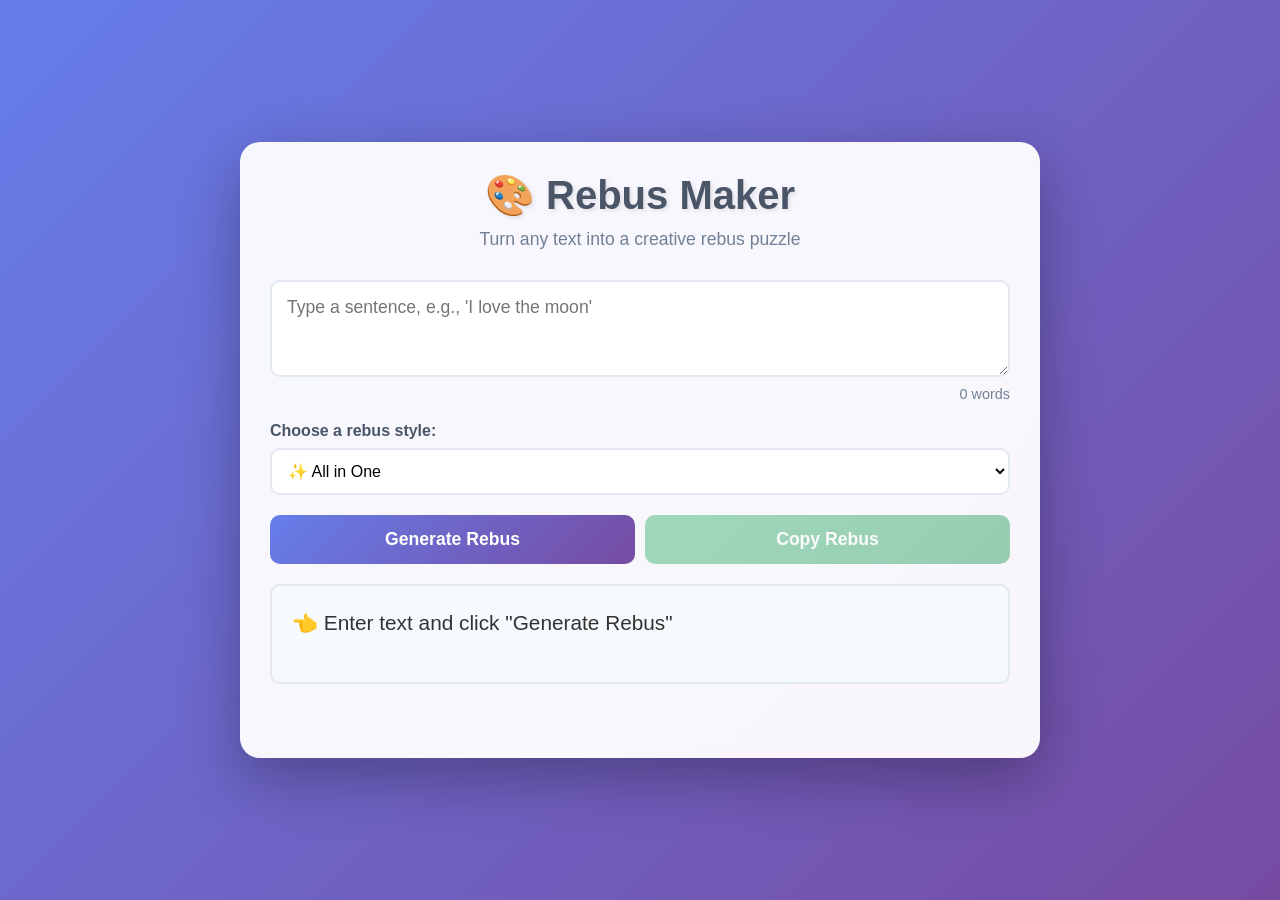
<file: magicrebus/index.html>
<!DOCTYPE html>
<html lang="en">
<head>
    <meta charset="UTF-8">
    <meta name="viewport" content="width=device-width, initial-scale=1.0">
    <title>Advanced Rebus Generator</title>
    <style>
        * {
            box-sizing: border-box;
            margin: 0;
            padding: 0;
        }

        body {
            font-family: 'Segoe UI', Tahoma, Geneva, Verdana, sans-serif;
            text-align: center;
            min-height: 100vh;
            margin: 0;
            background: linear-gradient(135deg, #667eea 0%, #764ba2 100%);
            color: #333;
            display: flex;
            justify-content: center;
            align-items: center;
            padding: 20px;
        }

        .container {
            max-width: 800px;
            width: 100%;
            background: rgba(255, 255, 255, 0.95);
            border-radius: 20px;
            padding: 30px;
            box-shadow: 0 20px 60px rgba(0, 0, 0, 0.3);
            backdrop-filter: blur(10px);
        }

        h1 {
            color: #4a5568;
            margin-bottom: 10px;
            font-size: 2.5em;
            text-shadow: 2px 2px 4px rgba(0,0,0,0.1);
        }

        .subtitle {
            color: #718096;
            margin-bottom: 30px;
            font-size: 1.1em;
        }

        textarea {
            width: 100%;
            padding: 15px;
            font-size: 1.1em;
            border: 2px solid #e2e8f0;
            border-radius: 10px;
            resize: vertical;
            transition: border-color 0.3s;
            font-family: inherit;
        }

        textarea:focus {
            outline: none;
            border-color: #667eea;
        }

        .mode-selector {
            margin: 20px 0;
            text-align: left;
        }

        .mode-selector label {
            display: block;
            margin-bottom: 8px;
            color: #4a5568;
            font-weight: 600;
        }

        select {
            width: 100%;
            padding: 12px;
            font-size: 1em;
            border: 2px solid #e2e8f0;
            border-radius: 10px;
            background: white;
            cursor: pointer;
        }

        select:focus {
            outline: none;
            border-color: #667eea;
        }

        .button-group {
            display: flex;
            gap: 10px;
            margin: 20px 0;
        }

        button {
            flex: 1;
            padding: 14px 20px;
            font-size: 1.1em;
            border: none;
            border-radius: 10px;
            cursor: pointer;
            transition: all 0.3s;
            font-weight: 600;
        }

        .generate-btn {
            background: linear-gradient(135deg, #667eea 0%, #764ba2 100%);
            color: white;
        }

        .generate-btn:hover {
            transform: translateY(-2px);
            box-shadow: 0 5px 15px rgba(102, 126, 234, 0.4);
        }

        .copy-btn {
            background: linear-gradient(135deg, #48bb78 0%, #38a169 100%);
            color: white;
        }

        .copy-btn:hover:not(:disabled) {
            transform: translateY(-2px);
            box-shadow: 0 5px 15px rgba(72, 187, 120, 0.4);
        }

        .copy-btn:disabled {
            opacity: 0.5;
            cursor: not-allowed;
        }

        .output-container {
            margin: 20px 0;
        }

        #output {
            min-height: 100px;
            padding: 20px;
            background: #f7fafc;
            border: 2px solid #e2e8f0;
            border-radius: 10px;
            font-size: 1.3em;
            line-height: 1.6;
            word-break: break-word;
            text-align: left;
        }

        .copy-status {
            margin-top: 10px;
            font-size: 0.9em;
            color: #48bb78;
            min-height: 24px;
        }

        .loading {
            display: inline-block;
            width: 20px;
            height: 20px;
            border: 3px solid #f3f3f3;
            border-top: 3px solid #667eea;
            border-radius: 50%;
            animation: spin 1s linear infinite;
        }

        @keyframes spin {
            0% { transform: rotate(0deg); }
            100% { transform: rotate(360deg); }
        }

        .error-message {
            color: #e53e3e;
            padding: 10px;
            background: #fed7d7;
            border-radius: 8px;
            margin: 10px 0;
        }

        .word-count {
            text-align: right;
            font-size: 0.9em;
            color: #718096;
            margin-top: 5px;
        }
    </style>
</head>
<body>
    <div class="container">
        <h1>🎨 Rebus Maker</h1>
        <p class="subtitle">Turn any text into a creative rebus puzzle</p>

        <textarea id="input" rows="3" placeholder="Type a sentence, e.g., 'I love the moon'"></textarea>
        <div class="word-count" id="wordCount">0 words</div>

        <div class="mode-selector">
            <label for="mode">Choose a rebus style:</label>
            <select id="mode">
                <option value="emoji">😊 Emoji Only</option>
                <option value="wordplay">🎭 Wordplay</option>
                <option value="all" selected>✨ All in One</option>
            </select>
        </div>
        
        <div class="button-group">
            <button class="generate-btn" onclick="generateRebus()">Generate Rebus</button>
            <button class="copy-btn" id="copyBtn" onclick="copyToClipboard()" disabled>Copy Rebus</button>
        </div>

        <div class="output-container">
            <div id="output">👈 Enter text and click "Generate Rebus"</div>
        </div>
        <div id="copyStatus" class="copy-status"></div>
    </div>

    <script>
        let wordMap = {};
        let wordplayMap = {};

        // Load data from JSON file
        async function loadRebusData() {
            try {
                // Try to load from external JSON file
                const response = await fetch('rebus-data.json');
                if (!response.ok) {
                    throw new Error('Could not load data file');
                }
                const data = await response.json();
                wordMap = data.wordMap;
                wordplayMap = data.wordplayMap;
                console.log('Data loaded successfully!', Object.keys(wordMap).length, 'words');
            } catch (error) {
                console.error('Error loading data:', error);
                document.getElementById('output').innerHTML = 
                    '<span class="error-message">❌ Could not load rebus data. Using fallback data.</span>';
                // Fallback data met jouw structuur
                wordMap = {
                    "love": "❤️", "moon": "🌙", "sun": "☀️", "star": "⭐"
                };
                wordplayMap = {
                    "ear": { "from": "are", "emoji": "📍", "remove": "", "add": "", "change": "a=e;e=a" },
                    "eat": { "from": "at", "emoji": "🍽️", "remove": "", "add": "e", "change": "" },
                    "fan": { "from": "van", "emoji": "🚐", "remove": "", "add": "", "change": "v=f" },
                    "far": { "from": "car", "emoji": "🚗", "remove": "", "add": "", "change": "c=f" },
                    "get": { "from": "jet", "emoji": "✈️", "remove": "", "add": "", "change": "j=g" },
                    "god": { "from": "good", "emoji": "👍", "remove": "o", "add": "", "change": "" }
                };
            }
        }

        // Load data on startup
        loadRebusData();

        // Word counter for input
        document.getElementById('input').addEventListener('input', function() {
            const words = this.value.trim().split(/\s+/).filter(w => w.length > 0);
            document.getElementById('wordCount').textContent = words.length + ' word' + (words.length !== 1 ? 's' : '');
            
            // Enable/disable copy button
            document.getElementById('copyBtn').disabled = !this.value.trim();
        });

        function generateRebus() {
            let inputText = document.getElementById("input").value.trim();
            
            if (!inputText) {
                document.getElementById("output").innerHTML = 
                    '<span class="error-message">⚠️ Please enter some text first!</span>';
                return;
            }

            // Show loading indicator
            document.getElementById("output").innerHTML = '<div class="loading"></div> Generating...';
            
            // Use setTimeout to let UI update
            setTimeout(() => {
                let rebusText = inputText;
                let mode = document.getElementById("mode").value;

                try {
                    if (mode === "emoji") {
                        rebusText = replaceWords(rebusText, wordMap);
                    } else if (mode === "wordplay") {
                        rebusText = replaceWordplay(rebusText, wordplayMap);
                    } else if (mode === "all") {
                        rebusText = replaceAll(rebusText, wordMap, wordplayMap);
                    }

                    document.getElementById("output").innerText = rebusText;
                    document.getElementById("copyBtn").disabled = false;
                } catch (error) {
                    document.getElementById("output").innerHTML = 
                        '<span class="error-message">❌ An error occurred</span>';
                    console.error(error);
                }
            }, 100);
        }

        function replaceWords(text, map) {
            let result = text;
            // Sort words by length (longest first) to avoid partial replacements
            const sortedWords = Object.keys(map).sort((a, b) => b.length - a.length);
            
            sortedWords.forEach(word => {
                let regex = new RegExp(`\\b${escapeRegExp(word)}\\b`, "gi");
                result = result.replace(regex, map[word]);
            });
            return result;
        }

        function formatWordplay(trans) {
            let parts = [];
            
            // Check remove (alleen als het niet leeg is)
            if (trans.remove && trans.remove !== "") {
                parts.push(`-${trans.remove}`);
            }
            
            // Check add (alleen als het niet leeg is)
            if (trans.add && trans.add !== "") {
                parts.push(`+${trans.add}`);
            }
            
            // Check change (alleen als het niet leeg is)
            if (trans.change && trans.change !== "") {
                parts.push(trans.change);
            }
            
            return parts.join(' ');
        }

        function replaceWordplay(text, map) {
            let result = text;
            const sortedWords = Object.keys(map).sort((a, b) => b.length - a.length);
            
            sortedWords.forEach(word => {
                let regex = new RegExp(`\\b${escapeRegExp(word)}\\b`, "gi");
                let trans = map[word];
                let formatted = formatWordplay(trans);
                if (formatted) {
                    result = result.replace(regex, `${trans.emoji} (${formatted})`);
                } else {
                    result = result.replace(regex, trans.emoji);
                }
            });
            return result;
        }

        function replaceAll(text, wordMap, wordplayMap) {
            let result = text;
            
            // First process wordplay words (these are more specific)
            const sortedWordplay = Object.keys(wordplayMap).sort((a, b) => b.length - a.length);
            sortedWordplay.forEach(word => {
                let regex = new RegExp(`\\b${escapeRegExp(word)}\\b`, "gi");
                let trans = wordplayMap[word];
                // 50% chance for wordplay or emoji
                if (Math.random() < 0.5) {
                    let formatted = formatWordplay(trans);
                    if (formatted) {
                        result = result.replace(regex, `${trans.emoji} (${formatted})`);
                    } else {
                        result = result.replace(regex, trans.emoji);
                    }
                } else if (wordMap[word]) {
                    result = result.replace(regex, wordMap[word]);
                }
            });
            
            // Then process regular emoji for remaining words
            const sortedEmoji = Object.keys(wordMap).sort((a, b) => b.length - a.length);
            sortedEmoji.forEach(word => {
                let regex = new RegExp(`\\b${escapeRegExp(word)}\\b`, "gi");
                // Only replace if the word hasn't been replaced yet
                if (!result.match(regex)?.some(match => match.includes(wordMap[word]))) {
                    result = result.replace(regex, wordMap[word]);
                }
            });
            
            return result;
        }

        // Escape special characters for regex
        function escapeRegExp(string) {
            return string.replace(/[.*+?^${}()|[\]\\]/g, '\\$&');
        }

        async function copyToClipboard() {
            let outputText = document.getElementById("output").innerText;
            if (outputText && !outputText.includes('⚠️') && !outputText.includes('❌')) {
                try {
                    await navigator.clipboard.writeText(outputText);
                    let status = document.getElementById("copyStatus");
                    status.innerText = "✅ Rebus copied to clipboard!";
                    status.style.color = "#48bb78";
                    
                    // Add animation
                    document.getElementById("output").style.transform = "scale(1.02)";
                    setTimeout(() => {
                        document.getElementById("output").style.transform = "scale(1)";
                    }, 200);
                    
                    setTimeout(() => status.innerText = "", 2000);
                } catch (err) {
                    document.getElementById("copyStatus").innerText = "❌ Failed to copy!";
                    document.getElementById("copyStatus").style.color = "#e53e3e";
                }
            }
        }

        // Enter key in textarea
        document.getElementById("input").addEventListener("keydown", function(event) {
            if (event.key === "Enter" && !event.shiftKey) {
                event.preventDefault();
                generateRebus();
            }
        });

        // Reset status on new input
        document.getElementById("input").addEventListener("input", function() {
            document.getElementById("copyStatus").innerText = "";
        });
    </script>
</body>
</html>
</file>
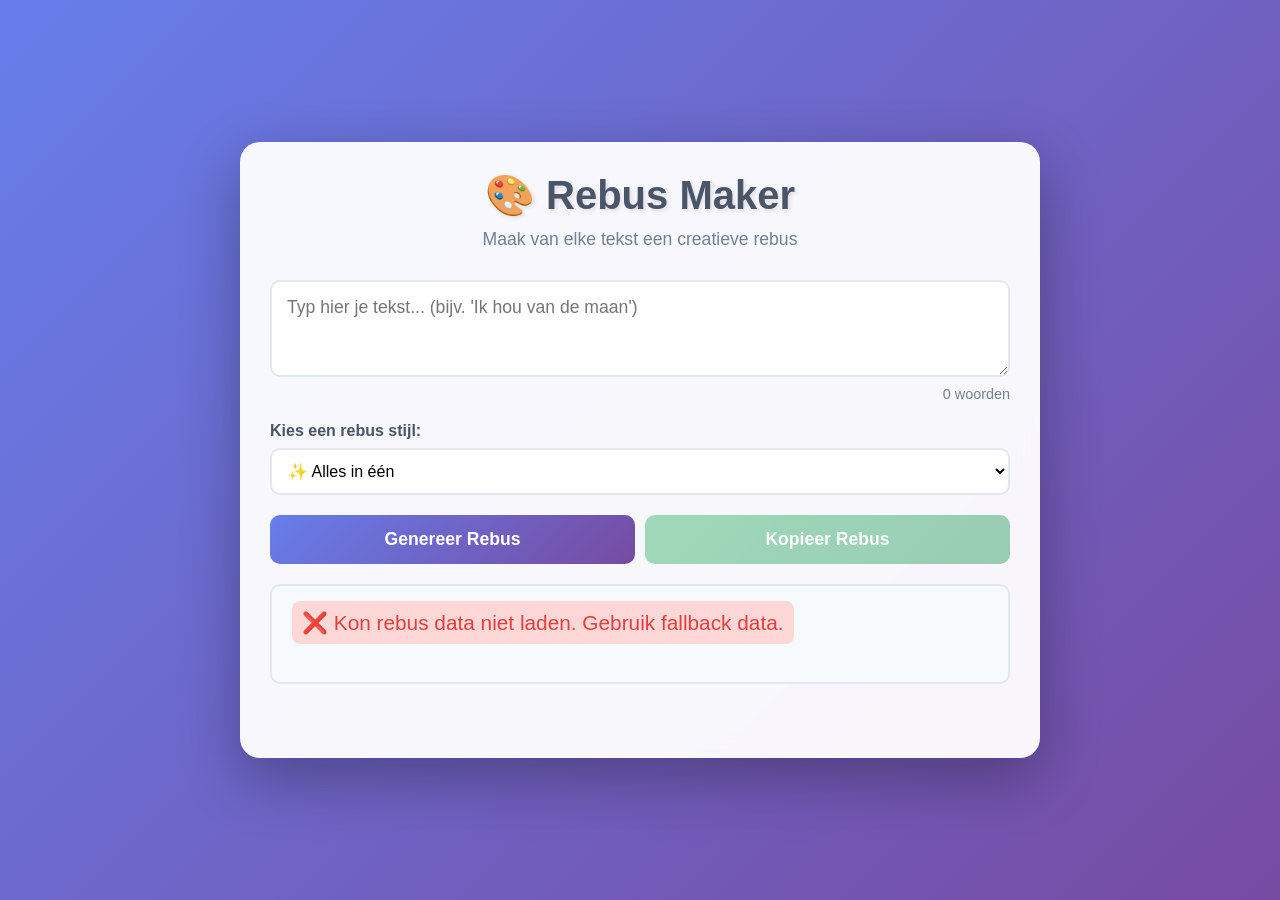
<file: Rebus/index.html>
<!DOCTYPE html>
<html lang="nl">
<head>
    <meta charset="UTF-8">
    <meta name="viewport" content="width=device-width, initial-scale=1.0">
    <title>Geavanceerde Rebus Generator</title>
    <style>
        * {
            box-sizing: border-box;
            margin: 0;
            padding: 0;
        }

        body {
            font-family: 'Segoe UI', Tahoma, Geneva, Verdana, sans-serif;
            text-align: center;
            min-height: 100vh;
            margin: 0;
            background: linear-gradient(135deg, #667eea 0%, #764ba2 100%);
            color: #333;
            display: flex;
            justify-content: center;
            align-items: center;
            padding: 20px;
        }

        .container {
            max-width: 800px;
            width: 100%;
            background: rgba(255, 255, 255, 0.95);
            border-radius: 20px;
            padding: 30px;
            box-shadow: 0 20px 60px rgba(0, 0, 0, 0.3);
            backdrop-filter: blur(10px);
        }

        h1 {
            color: #4a5568;
            margin-bottom: 10px;
            font-size: 2.5em;
            text-shadow: 2px 2px 4px rgba(0,0,0,0.1);
        }

        .subtitle {
            color: #718096;
            margin-bottom: 30px;
            font-size: 1.1em;
        }

        textarea {
            width: 100%;
            padding: 15px;
            font-size: 1.1em;
            border: 2px solid #e2e8f0;
            border-radius: 10px;
            resize: vertical;
            transition: border-color 0.3s;
            font-family: inherit;
        }

        textarea:focus {
            outline: none;
            border-color: #667eea;
        }

        .mode-selector {
            margin: 20px 0;
            text-align: left;
        }

        .mode-selector label {
            display: block;
            margin-bottom: 8px;
            color: #4a5568;
            font-weight: 600;
        }

        select {
            width: 100%;
            padding: 12px;
            font-size: 1em;
            border: 2px solid #e2e8f0;
            border-radius: 10px;
            background: white;
            cursor: pointer;
        }

        select:focus {
            outline: none;
            border-color: #667eea;
        }

        .button-group {
            display: flex;
            gap: 10px;
            margin: 20px 0;
        }

        button {
            flex: 1;
            padding: 14px 20px;
            font-size: 1.1em;
            border: none;
            border-radius: 10px;
            cursor: pointer;
            transition: all 0.3s;
            font-weight: 600;
        }

        .generate-btn {
            background: linear-gradient(135deg, #667eea 0%, #764ba2 100%);
            color: white;
        }

        .generate-btn:hover {
            transform: translateY(-2px);
            box-shadow: 0 5px 15px rgba(102, 126, 234, 0.4);
        }

        .copy-btn {
            background: linear-gradient(135deg, #48bb78 0%, #38a169 100%);
            color: white;
        }

        .copy-btn:hover:not(:disabled) {
            transform: translateY(-2px);
            box-shadow: 0 5px 15px rgba(72, 187, 120, 0.4);
        }

        .copy-btn:disabled {
            opacity: 0.5;
            cursor: not-allowed;
        }

        .output-container {
            margin: 20px 0;
        }

        #output {
            min-height: 100px;
            padding: 20px;
            background: #f7fafc;
            border: 2px solid #e2e8f0;
            border-radius: 10px;
            font-size: 1.3em;
            line-height: 1.6;
            word-break: break-word;
            text-align: left;
        }

        .copy-status {
            margin-top: 10px;
            font-size: 0.9em;
            color: #48bb78;
            min-height: 24px;
        }

        .loading {
            display: inline-block;
            width: 20px;
            height: 20px;
            border: 3px solid #f3f3f3;
            border-top: 3px solid #667eea;
            border-radius: 50%;
            animation: spin 1s linear infinite;
        }

        @keyframes spin {
            0% { transform: rotate(0deg); }
            100% { transform: rotate(360deg); }
        }

        .error-message {
            color: #e53e3e;
            padding: 10px;
            background: #fed7d7;
            border-radius: 8px;
            margin: 10px 0;
        }

        .word-count {
            text-align: right;
            font-size: 0.9em;
            color: #718096;
            margin-top: 5px;
        }
    </style>
</head>
<body>
    <div class="container">
        <h1>🎨 Rebus Maker</h1>
        <p class="subtitle">Maak van elke tekst een creatieve rebus</p>

        <textarea id="input" rows="3" placeholder="Typ hier je tekst... (bijv. 'Ik hou van de maan')"></textarea>
        <div class="word-count" id="wordCount">0 woorden</div>

        <div class="mode-selector">
            <label for="mode">Kies een rebus stijl:</label>
            <select id="mode">
                <option value="emoji">😊 Alleen Emoji</option>
                <option value="wordplay">🎭 Woordspelingen</option>
                <option value="all" selected>✨ Alles in één</option>
            </select>
        </div>
        
        <div class="button-group">
            <button class="generate-btn" onclick="generateRebus()">Genereer Rebus</button>
            <button class="copy-btn" id="copyBtn" onclick="copyToClipboard()" disabled>Kopieer Rebus</button>
        </div>

        <div class="output-container">
            <div id="output">👈 Typ een tekst en klik op "Genereer Rebus"</div>
        </div>
        <div id="copyStatus" class="copy-status"></div>
    </div>

    <script>
        let wordMap = {};
        let wordplayMap = {};

        // Laad data van GitHub (raw content)
        async function loadRebusData() {
            try {
                const response = await fetch('https://raw.githubusercontent.com/jouw-username/jouw-repo/main/rebus-data.json');
                if (!response.ok) {
                    throw new Error('Kon data niet laden');
                }
                const data = await response.json();
                wordMap = data.wordMap;
                wordplayMap = data.wordplayMap;
                console.log('Data geladen!', Object.keys(wordMap).length, 'woorden');
            } catch (error) {
                console.error('Fout bij laden:', error);
                document.getElementById('output').innerHTML = 
                    '<span class="error-message">❌ Kon rebus data niet laden. Gebruik fallback data.</span>';
                // Fallback data voor als JSON niet laadt
                wordMap = {
                    "liefde": "❤️",
                    "maan": "🌙",
                    "ik": "👤",
                    "jij": "👉",
                    "is": "🟰",
                    "cool": "😎"
                };
            }
        }

        // Laad data bij start
        loadRebusData();

        // Tel woorden in input
        document.getElementById('input').addEventListener('input', function() {
            const words = this.value.trim().split(/\s+/).filter(w => w.length > 0);
            document.getElementById('wordCount').textContent = words.length + ' woorden';
            
            // Enable/disable copy button
            document.getElementById('copyBtn').disabled = !this.value.trim();
        });

        function generateRebus() {
            let inputText = document.getElementById("input").value.trim();
            
            if (!inputText) {
                document.getElementById("output").innerHTML = 
                    '<span class="error-message">⚠️ Voer eerst een tekst in!</span>';
                return;
            }

            // Toon laadindicator
            document.getElementById("output").innerHTML = '<div class="loading"></div> Bezig met genereren...';
            
            // Gebruik setTimeout om UI te laten updaten
            setTimeout(() => {
                let rebusText = inputText.toLowerCase();
                let mode = document.getElementById("mode").value;

                try {
                    if (mode === "emoji") {
                        rebusText = replaceWords(rebusText, wordMap);
                    } else if (mode === "wordplay") {
                        rebusText = replaceWordplay(rebusText, wordplayMap);
                    } else if (mode === "all") {
                        rebusText = replaceAll(rebusText, wordMap, wordplayMap);
                    }

                    document.getElementById("output").innerText = rebusText;
                    document.getElementById("copyBtn").disabled = false;
                } catch (error) {
                    document.getElementById("output").innerHTML = 
                        '<span class="error-message">❌ Er is een fout opgetreden</span>';
                    console.error(error);
                }
            }, 100);
        }

        function replaceWords(text, map) {
            let result = text;
            Object.keys(map).forEach(word => {
                let regex = new RegExp(`\\b${escapeRegExp(word)}\\b`, "gi");
                result = result.replace(regex, map[word]);
            });
            return result;
        }

        function replaceWordplay(text, map) {
            let result = text;
            Object.keys(map).forEach(word => {
                let regex = new RegExp(`\\b${escapeRegExp(word)}\\b`, "gi");
                let trans = map[word];
                result = result.replace(regex, `${trans.emoji} (${trans.from} -${trans.remove} +${trans.add})`);
            });
            return result;
        }

        function replaceAll(text, wordMap, wordplayMap) {
            let result = text;
            
            // Eerst wordplay woorden (deze zijn specifieker)
            Object.keys(wordplayMap).forEach(word => {
                let regex = new RegExp(`\\b${escapeRegExp(word)}\\b`, "gi");
                let trans = wordplayMap[word];
                // 50% kans op wordplay of emoji
                if (Math.random() < 0.5) {
                    result = result.replace(regex, `${trans.emoji} (${trans.from} -${trans.remove} +${trans.add})`);
                } else if (wordMap[word]) {
                    result = result.replace(regex, wordMap[word]);
                }
            });
            
            // Dan gewone emoji voor overgebleven woorden
            Object.keys(wordMap).forEach(word => {
                let regex = new RegExp(`\\b${escapeRegExp(word)}\\b`, "gi");
                // Alleen vervangen als het woord nog niet vervangen is
                if (!result.match(regex)?.some(match => match.includes(wordMap[word]))) {
                    result = result.replace(regex, wordMap[word]);
                }
            });
            
            return result;
        }

        // Escape speciale karakters voor regex
        function escapeRegExp(string) {
            return string.replace(/[.*+?^${}()|[\]\\]/g, '\\$&');
        }

        async function copyToClipboard() {
            let outputText = document.getElementById("output").innerText;
            if (outputText && !outputText.includes('⚠️') && !outputText.includes('❌')) {
                try {
                    await navigator.clipboard.writeText(outputText);
                    let status = document.getElementById("copyStatus");
                    status.innerText = "✅ Rebus gekopieerd naar klembord!";
                    status.style.color = "#48bb78";
                    
                    // Voeg animatie toe
                    document.getElementById("output").style.transform = "scale(1.02)";
                    setTimeout(() => {
                        document.getElementById("output").style.transform = "scale(1)";
                    }, 200);
                    
                    setTimeout(() => status.innerText = "", 2000);
                } catch (err) {
                    document.getElementById("copyStatus").innerText = "❌ Kopiëren mislukt!";
                    document.getElementById("copyStatus").style.color = "#e53e3e";
                }
            }
        }

        // Enter toets in textarea
        document.getElementById("input").addEventListener("keydown", function(event) {
            if (event.key === "Enter" && !event.shiftKey) {
                event.preventDefault();
                generateRebus();
            }
        });

        // Reset status bij nieuwe input
        document.getElementById("input").addEventListener("input", function() {
            document.getElementById("copyStatus").innerText = "";
        });
    </script>
</body>
</html>
</file>
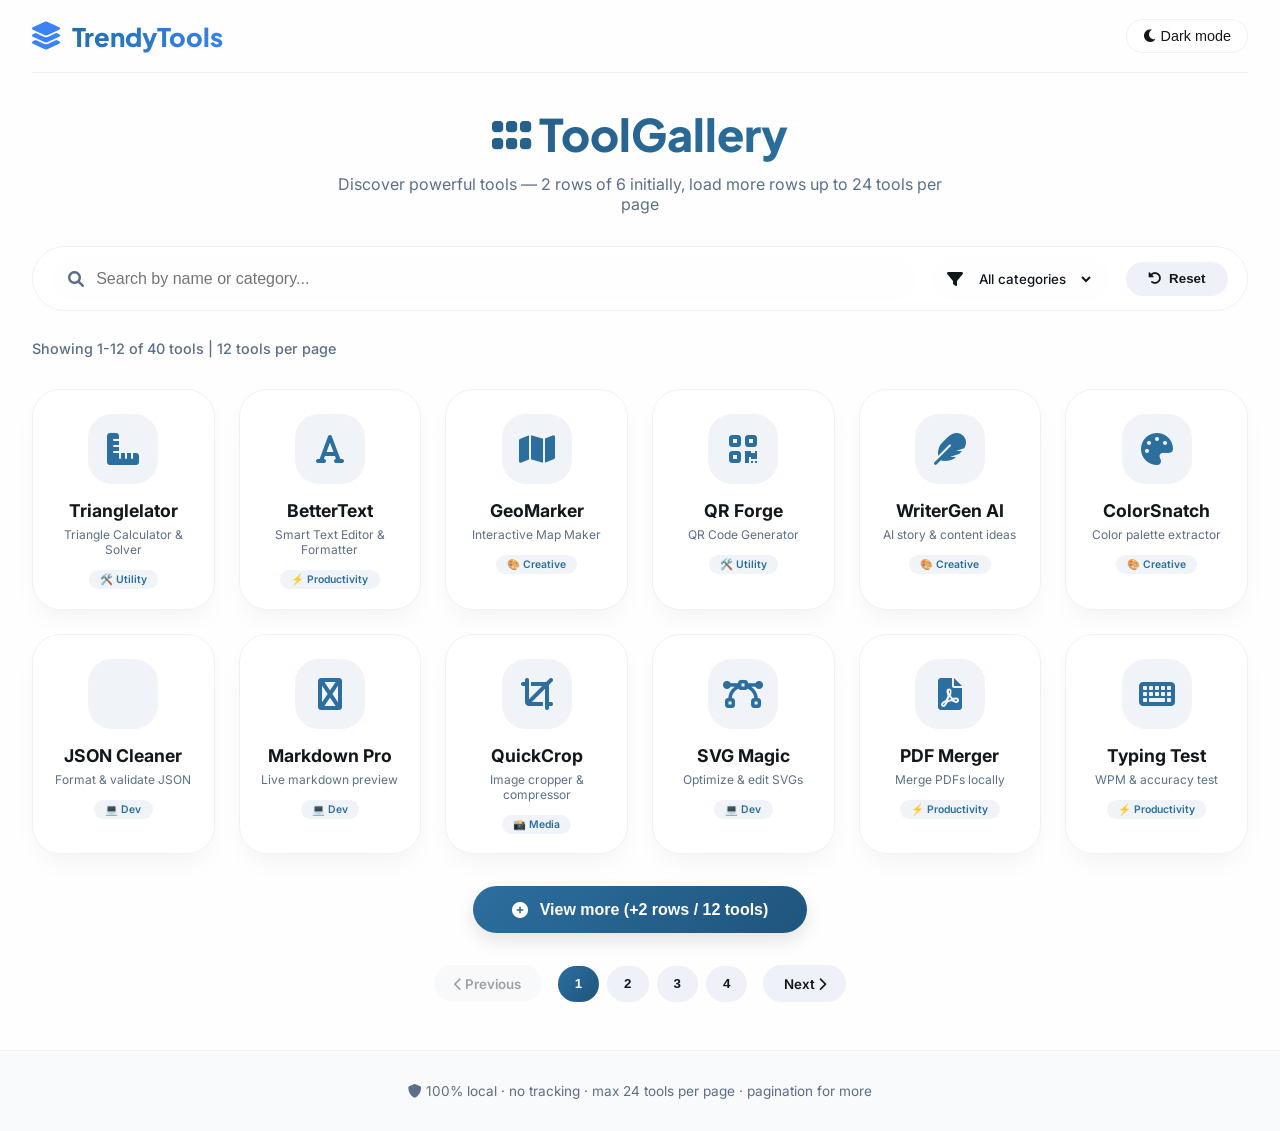
<file: tools/index.html>
<!DOCTYPE html>
<html lang="nl">
<head>
    <meta charset="UTF-8">
    <meta name="viewport" content="width=device-width, initial-scale=1.0, viewport-fit=cover">
    <title>ToolGallery · Discover tools | TrendyTools.net</title>
    <link rel="stylesheet" href="https://cdnjs.cloudflare.com/ajax/libs/font-awesome/6.0.0-beta3/css/all.min.css">
    <link href="https://fonts.googleapis.com/css2?family=Inter:opsz,wght@14..32,300;14..32,400;14..32,500;14..32,600;14..32,700&family=Plus+Jakarta+Sans:wght@400;500;600;700;800&display=swap" rel="stylesheet">
    <link rel="stylesheet" href="style.css">
</head>
<body>
    <div class="wrapper">
        <div class="sim-header">
            <div class="logo-area">
                <i class="fas fa-layer-group logo-icon"></i>
                <span class="logo-text">TrendyTools</span>
            </div>
            <button id="darkModeToggle" class="theme-toggle"><i class="fas fa-moon"></i> Dark mode</button>
        </div>

        <div class="page-title">
            <h1><i class="fas fa-grip"></i> ToolGallery</h1>
            <p>Discover powerful tools — 2 rows of 6 initially, load more rows up to 24 tools per page</p>
        </div>

        <div class="search-bar">
            <div class="search-box">
                <i class="fas fa-search"></i>
                <input type="text" id="searchInput" placeholder="Search by name or category..." autocomplete="off">
            </div>
            <div class="category-filter">
                <i class="fas fa-filter"></i>
                <select id="categorySelect">
                    <option value="all">All categories</option>
                    <option value="developer">💻 Developer</option>
                    <option value="creativity">🎨 Creativity</option>
                    <option value="productivity">⚡ Productivity</option>
                    <option value="utility">🛠️ Utility</option>
                    <option value="media">📸 Media</option>
                </select>
            </div>
            <button id="resetFiltersBtn" class="reset-btn"><i class="fas fa-undo-alt"></i> Reset</button>
        </div>

        <div class="results-info" id="resultsInfo">— tools available</div>

        <div id="toolsGrid" class="tools-grid"></div>

        <div id="emptyState" class="empty-state" style="display: none;">
            <i class="fas fa-binoculars"></i>
            <h3>No tools match</h3>
            <p>Try another keyword or clear filters ✨</p>
        </div>

        <!-- View More Button (only appears once, adds 2 rows = 12 tools) -->
        <div class="view-more-container" id="viewMoreContainer">
            <button id="viewMoreBtn" class="view-more-btn"><i class="fas fa-plus-circle"></i> View more (+2 rows / 12 tools)</button>
        </div>
        
        <!-- Pagination for pages 2, 3, etc. (only when total tools > 24) -->
        <div class="pagination-container" id="paginationContainer" style="display: none;">
            <div class="pagination">
                <button id="prevPageBtn" class="page-btn" disabled><i class="fas fa-chevron-left"></i> Previous</button>
                <div id="pageNumbers" class="page-numbers"></div>
                <button id="nextPageBtn" class="page-btn">Next <i class="fas fa-chevron-right"></i></button>
            </div>
        </div>
    </div>

    <div class="footer-sim">
        <i class="fas fa-shield-alt"></i> 100% local · no tracking · max 24 tools per page · pagination for more
    </div>

    <script src="script.js"></script>
</body>
</html>
</file>
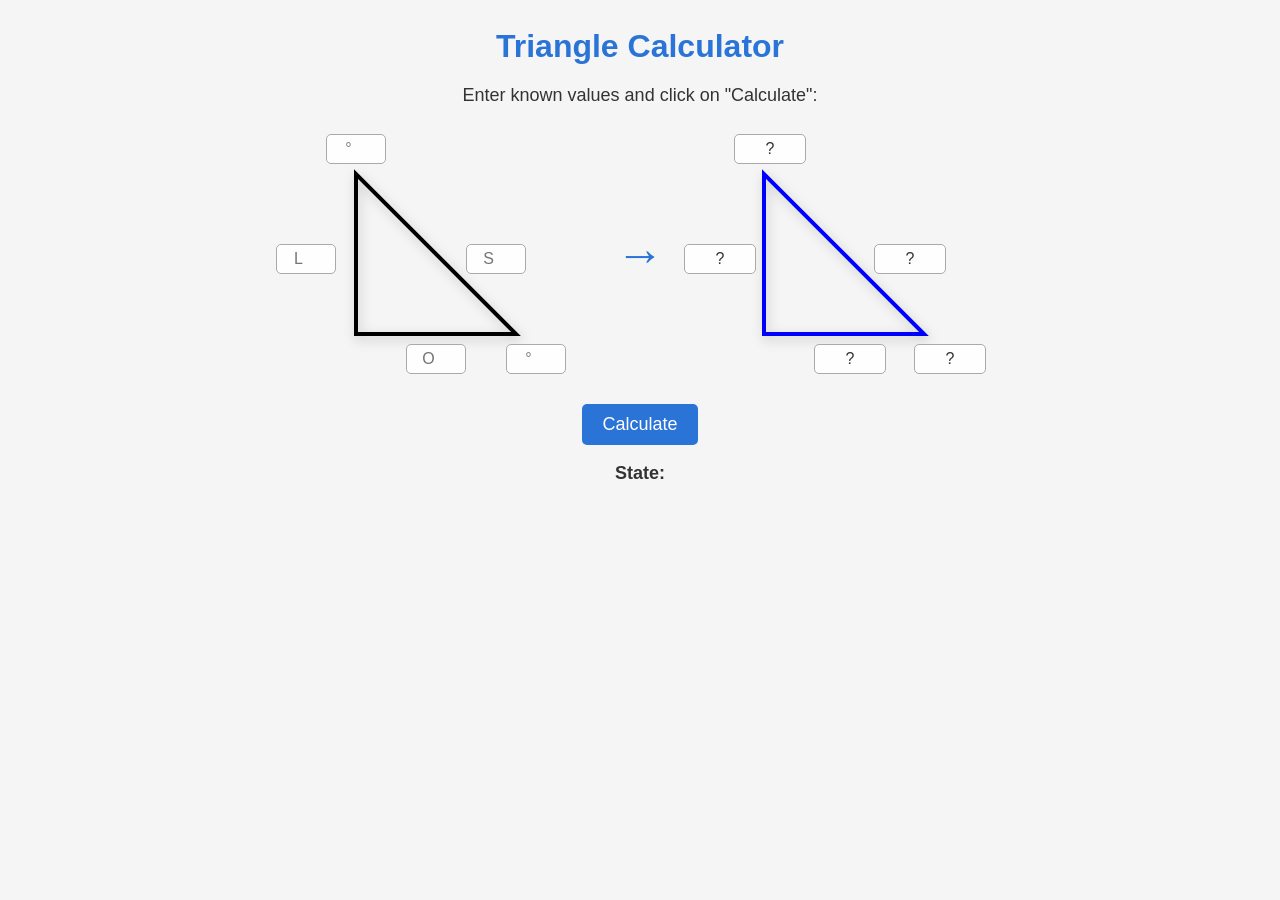
<file: Triangle/index.html>
<html lang="nl">
<head>
    <meta charset="UTF-8">
    <meta name="viewport" content="width=device-width, initial-scale=1.0, user-scalable=no">
    <title>Triangle Calculator</title>
    <style>
        body { 
            text-align: center; 
            font-family: 'Arial', sans-serif;
            background-color: #f5f5f5;
            color: #333;
            padding: 20px;
            overflow: auto; /* Zorgt ervoor dat de pagina nog kan scrollen */
        }

        h1 {
            color: #2a74d8;
            margin-bottom: 20px;
        }

        .container { 
            display: flex; 
            justify-content: center; 
            align-items: center; 
            position: relative; 
            margin: 30px 0; 
        }

        .triangle-container {
            display: flex; 
            justify-content: center; 
            gap: 50px; /* Vergroot de ruimte tussen de driehoeken */
            align-items: center;
        }

        svg { width: 200px; height: 200px; filter: drop-shadow(2px 4px 6px rgba(0,0,0,0.2)); }

        input, .result { 
            width: 60px; 
            text-align: center; 
            position: absolute; 
            background: rgba(255, 255, 255, 0.9); 
            border: 1px solid #aaa; 
            border-radius: 5px;
            padding: 5px;
        }

        input {
            font-size: 16px;
        }

        /* Posities van invoervelden rond de driehoek */
        .hoekL { top: -10%; left: -5%; }
        .hoekR { top: 95%; left: 85%; }
        .zijdeL { top: 45%; left: -30%; }
        .zijdeO { top: 95%; left: 35%; }
        .schuineZ { top: 45%; left: 65%; }

        /* Posities van uitkomsten rond de onderste driehoek */
        .hoekLResult { top: -10%; left: -5%; }
        .hoekRResult { top: 95%; left: 85%; }
        .zijdeLResult { top: 45%; left: -30%; }
        .zijdeOResult { top: 95%; left: 35%; }
        .schuineZResult { top: 45%; left: 65%; }

        /* Pijlstijl tussen de driehoeken */
        .arrow {
            font-size: 48px;
            color: #2a74d8;
            display: flex;
            align-items: center;
            justify-content: center;
            transform: rotate(0deg); /* Draait de pijl naar rechts */
            margin: 0 30px;
            animation: arrowAnimation 1s ease-in-out infinite;
        }

        @keyframes arrowAnimation {
            0% { transform: rotate(0deg); }
            50% { transform: rotate(10deg); }
            100% { transform: rotate(0deg); }
        }

        button {
            padding: 10px 20px;
            font-size: 18px;
            background-color: #2a74d8;
            color: white;
            border: none;
            border-radius: 5px;
            cursor: pointer;
            margin-top: 20px;
            transition: background-color 0.3s;
        }

        button:hover {
            background-color: #1f58a0;
        }

        p {
            font-size: 18px;
        }

        .status {
            font-weight: bold;
        }

@media (max-width: 600px) {
            .triangle-container {
                flex-direction: column; /* Zet de containers onder elkaar */
                gap: 20px; /* Kleinere ruimte tussen de containers */
            }

            .arrow {
                transform: rotate(90deg); /* Draai de pijl naar beneden */
                margin: 20px 0; /* Pas de marges aan */
            }
        }
    </style>
</head>
<body>
    <h1>Triangle Calculator</h1>
    <p>Enter known values ​​and click on "Calculate":</p>

    <!-- Invoer Driehoek -->
    <div class="triangle-container">
        <div class="container">
            <svg viewBox="0 0 100 100">
                <polygon points="10,90 90,90 10,10" fill="none" stroke="black" stroke-width="2"/>
            </svg>
            <input type="number" id="F8" class="hoekL" placeholder="°">
            <input type="number" id="J16" class="hoekR" placeholder="°">
            <input type="number" id="F12" class="zijdeL" placeholder="L">
            <input type="number" id="H16" class="zijdeO" placeholder="O">
            <input type="number" id="J8" class="schuineZ" placeholder="S">
        </div>

        <!-- Pijl -->
        <div class="arrow">→</div>

        <div class="container">
            <svg viewBox="0 0 100 100">
                <polygon points="10,90 90,90 10,10" fill="none" stroke="blue" stroke-width="2"/>
            </svg>
            <div class="result hoekLResult" id="hoekLResult">?</div>
            <div class="result hoekRResult" id="hoekRResult">?</div>
            <div class="result zijdeLResult" id="zijdeLResult">?</div>
            <div class="result zijdeOResult" id="zijdeOResult">?</div>
            <div class="result schuineZResult" id="schuineZResult">?</div>
        </div>
    </div>

    <button onclick="berekenDriehoek()" id="berekenDriehoek">Calculate</button>

    <p><strong>State:</strong> <span id="status"></span></p>

    <script>
        // Blokkeer alleen inzoomen met Ctrl + Scroll
        document.addEventListener('wheel', function(e) {
            if (e.ctrlKey) {
                e.preventDefault(); // Dit blokkeert inzoomen
            }
        }, { passive: false });

document.addEventListener("keydown", function(event) {
    if (event.key === "Enter") {
        event.preventDefault(); // Voorkomt dat een formulier wordt verzonden (indien van toepassing)
        document.getElementById("berekenDriehoek").click();
    }
});

        function toRadians(degrees) { return degrees * (Math.PI / 180); }
        function toDegrees(radians) { return radians * (180 / Math.PI); }

        function calculateTriangle(F8, J16, F12, H16, J8) {
            F8 = parseFloat(F8) || 0;
            J16 = parseFloat(J16) || 0;
            F12 = parseFloat(F12) || 0;
            H16 = parseFloat(H16) || 0;
            J8 = parseFloat(J8) || 0;

            let hoekL = F8;
            let hoekR = J16;
            let zijdeL = F12;
            let zijdeO = H16;
            let schuineZ = J8;

         
            // Bereken ontbrekende waarden als de ingevoerde waarden geldig zijn
            if (hoekL > 0 && zijdeL > 0) {
                hoekR = 90 - hoekL;
                zijdeO = zijdeL * Math.tan(toRadians(hoekL));
                schuineZ = zijdeL / Math.cos(toRadians(hoekL));
            } else if (hoekR > 0 && zijdeO > 0) {
                hoekL = 90 - hoekR;
                zijdeL = zijdeO * Math.tan(toRadians(hoekR));
                schuineZ = zijdeO / Math.sin(toRadians(hoekR));
            } else if (hoekL > 0 && schuineZ > 0) {
                hoekR = 90 - hoekL;
                zijdeL = schuineZ * Math.cos(toRadians(hoekL));
                zijdeO = schuineZ * Math.sin(toRadians(hoekL));
} else if (hoekL > 0 && zijdeO > 0) {
                hoekR = 90 - hoekL;
                zijdeL = zijdeO / Math.tan(toRadians(hoekL));
                schuineZ = zijdeO / Math.sin(toRadians(hoekL));
            } else if (hoekR > 0 && schuineZ > 0) {
                hoekL = 90 - hoekR;
                zijdeL = schuineZ * Math.sin(toRadians(hoekR));
                zijdeO = schuineZ * Math.cos(toRadians(hoekR));


 } else if (hoekR > 0 && zijdeL > 0) {
                hoekL = 90 - hoekR;
                schuineZ = zijdeL / Math.sin(toRadians(hoekR));
                zijdeO = zijdeL / Math.tan(toRadians(hoekR));


            } else if (zijdeL > 0 && zijdeO > 0 && schuineZ > 0) {
                hoekL = toDegrees(Math.acos(zijdeL / schuineZ));
                hoekR = toDegrees(Math.acos(zijdeO / schuineZ));
            } else if (zijdeL > 0 && zijdeO > 0) {
                schuineZ = Math.sqrt(zijdeL * zijdeL + zijdeO * zijdeO);
                hoekL = toDegrees(Math.acos(zijdeL / schuineZ));
                hoekR = toDegrees(Math.asin(zijdeL / schuineZ));
} else if (schuineZ > 0 && zijdeO > 0) {
                zijdeL = Math.sqrt(schuineZ * schuineZ - zijdeO * zijdeO);
                hoekL = toDegrees(Math.acos(zijdeL / schuineZ));
                hoekR = toDegrees(Math.asin(zijdeL / schuineZ));
} else if (schuineZ > 0 && zijdeL > 0) {
                zijdeO = Math.sqrt(schuineZ * schuineZ - zijdeL * zijdeL);
                hoekL = toDegrees(Math.acos(zijdeL / schuineZ));
                hoekR = toDegrees(Math.asin(zijdeL / schuineZ));
}
   // Controleer of de ingevoerde waarden geldig zijn voor een rechthoekige driehoek
            let isGeldig = true;

            // Controleer of de hoeken optellen tot 90 graden
            if (hoekL > 0 && hoekR > 0 && Math.abs(hoekL + hoekR - 90) > 0.01) {
                isGeldig = false;
            }

            // Controleer of de stelling van Pythagoras klopt
            if (zijdeL > 0 && zijdeO > 0 && schuineZ > 0) {
                let pythagoras = Math.abs(schuineZ * schuineZ - (zijdeL * zijdeL + zijdeO * zijdeO));
                if (pythagoras > 0.01) {
                    isGeldig = false;
                }
            }

            // Als de waarden niet geldig zijn, geef een error

            if (!isGeldig) {
                return { hoekL, hoekR, zijdeL, zijdeO, schuineZ, status: "Error" };
            }

            // Controleer of de berekende schuineZ overeenkomt met de ingevulde waarde
            if (J8 > 0 && Math.abs(schuineZ - J8) > 0.01) {
                return { hoekL, hoekR, zijdeL, zijdeO, schuineZ, status: "Errors" };
            }

            // Controleer nogmaals of de driehoek geldig is na berekeningen
            if (Math.abs(hoekL + hoekR - 90) > 0.01 || Math.abs(schuineZ * schuineZ - (zijdeL * zijdeL + zijdeO * zijdeO)) > 0.01)

 {
                return { hoekL, hoekR, zijdeL, zijdeO, schuineZ, status: "Error" };
            }
            return { hoekL, hoekR, zijdeL, zijdeO, schuineZ, status: "Valid" };
        }

        function berekenDriehoek() {
            let F8 = document.getElementById("F8");
            let J16 = document.getElementById("J16");
            let F12 = document.getElementById("F12");
            let H16 = document.getElementById("H16");
            let J8 = document.getElementById("J8");

            let result = calculateTriangle(F8.value, J16.value, F12.value, H16.value, J8.value);

            // Gebruik de ingevoerde waarden voor de resultaten
            if (F8.value) result.hoekL = parseFloat(F8.value);
            if (J16.value) result.hoekR = parseFloat(J16.value);
            if (F12.value) result.zijdeL = parseFloat(F12.value);
            if (H16.value) result.zijdeO = parseFloat(H16.value);
            if (J8.value) result.schuineZ = parseFloat(J8.value);

if (Math.abs(result.hoekL + result.hoekR - 90) > 0.01) {
    result.status = "Error: Corners don't add up to 90";
result.hoekL ="?";
result.hoekR ="?";
result.zijdeL ="?";
result.zijdeo ="?";
result.schuineZ ="?";
}

if (F8.value > 90 || J16.value > 90) {
    result.status = "Error: Corners don't add up to 90";
result.hoekL ="?";
result.hoekR ="?";
result.zijdeL ="?";
result.zijdeo ="?";
result.schuineZ ="?";
}

if (Math.abs(result.schuineZ * result.schuineZ - (result.zijdeL * result.zijdeL + result.zijdeO * result.zijdeO)) > 0.01 || result.schuineZ < result.zijdeL || result.schuineZ < result.zijdeO) {
    result.status = "Error: Incorrect side ratio";
result.hoekL ="?";
result.hoekR ="?";
result.zijdeL ="?";
result.zijdeo ="?";
result.schuineZ ="?";
}
const ingevuld = [F8.value, J16.value, F12.value, H16.value, J8.value].filter((v) => v > 0).length;
if (ingevuld < 2) {
    result.status = "Error: Define at least two components";
result.hoekL ="?";
result.hoekR ="?";
result.zijdeL ="?";
result.zijdeo ="?";
result.schuineZ ="?";
}
if ((F12.value === undefined || F12.value <= 0) &&
        (H16.value === undefined || H16.value <= 0) &&
        (J8.value === undefined || J8.value <= 0)) {
        result.status = "Error: Define at least one side";
result.hoekL ="?";
result.hoekR ="?";
result.zijdeL ="?";
result.zijdeo ="?";
result.schuineZ ="?"; };

if (F8.value < 0 || J16.value < 0 || F12.value < 0 || H16.value < 0 || J8.value < 0) {
    result.status = "Error: You can't have negative values";
}

if (result.status.includes("Error")) {
document.getElementById("F8").style.backgroundColor = "";

document.getElementById("J16").style.backgroundColor = "";    
            document.getElementById("F12").style.backgroundColor = "";
                document.getElementById("H16").style.backgroundColor = "";
                document.getElementById("J8").style.backgroundColor = "";
         if (F8.value !== "") F8.style.backgroundColor = "#FFCCCC";  // Rood als ingevuld
    if (J16.value !== "") J16.style.backgroundColor = "#FFCCCC";
    if (F12.value !== "") F12.style.backgroundColor = "#FFCCCC";
    if (H16.value !== "") H16.style.backgroundColor = "#FFCCCC";
    if (J8.value !== "") J8.style.backgroundColor = "#FFCCCC";

result.hoekL ="?";
result.hoekR ="?";
result.zijdeL ="?";
result.zijdeo ="?";
result.schuineZ ="?";
document.getElementById("zijdeLResult").innerText = result.hoekL;
document.getElementById("zijdeLResult").innerText = result.hoekR;
document.getElementById("zijdeLResult").innerText = result.zijdeL;
document.getElementById("zijdeLResult").innerText = result.zijdeO;
document.getElementById("zijdeLResult").innerText = result.schuineZ;
document.getElementById("status").innerText = result.status;
} else {
                // Zet de achtergrondkleur terug naar de standaardkleur als er geen error is
document.getElementById("F8").style.backgroundColor = "";

document.getElementById("J16").style.backgroundColor = "";    
            document.getElementById("F12").style.backgroundColor = "";
                document.getElementById("H16").style.backgroundColor = "";
                document.getElementById("J8").style.backgroundColor = "";
}

            // Toon de resultaten
            document.getElementById("hoekLResult").innerText = result.hoekL.toFixed(2) + "°";
            document.getElementById("hoekRResult").innerText = result.hoekR.toFixed(2) + "°";
            document.getElementById("zijdeLResult").innerText = result.zijdeL.toFixed(2);
            document.getElementById("zijdeOResult").innerText = result.zijdeO.toFixed(2);
            document.getElementById("schuineZResult").innerText = result.schuineZ.toFixed(2);
            document.getElementById("status").innerText = result.status;
        }
    </script>
</body>
</html>
</file>
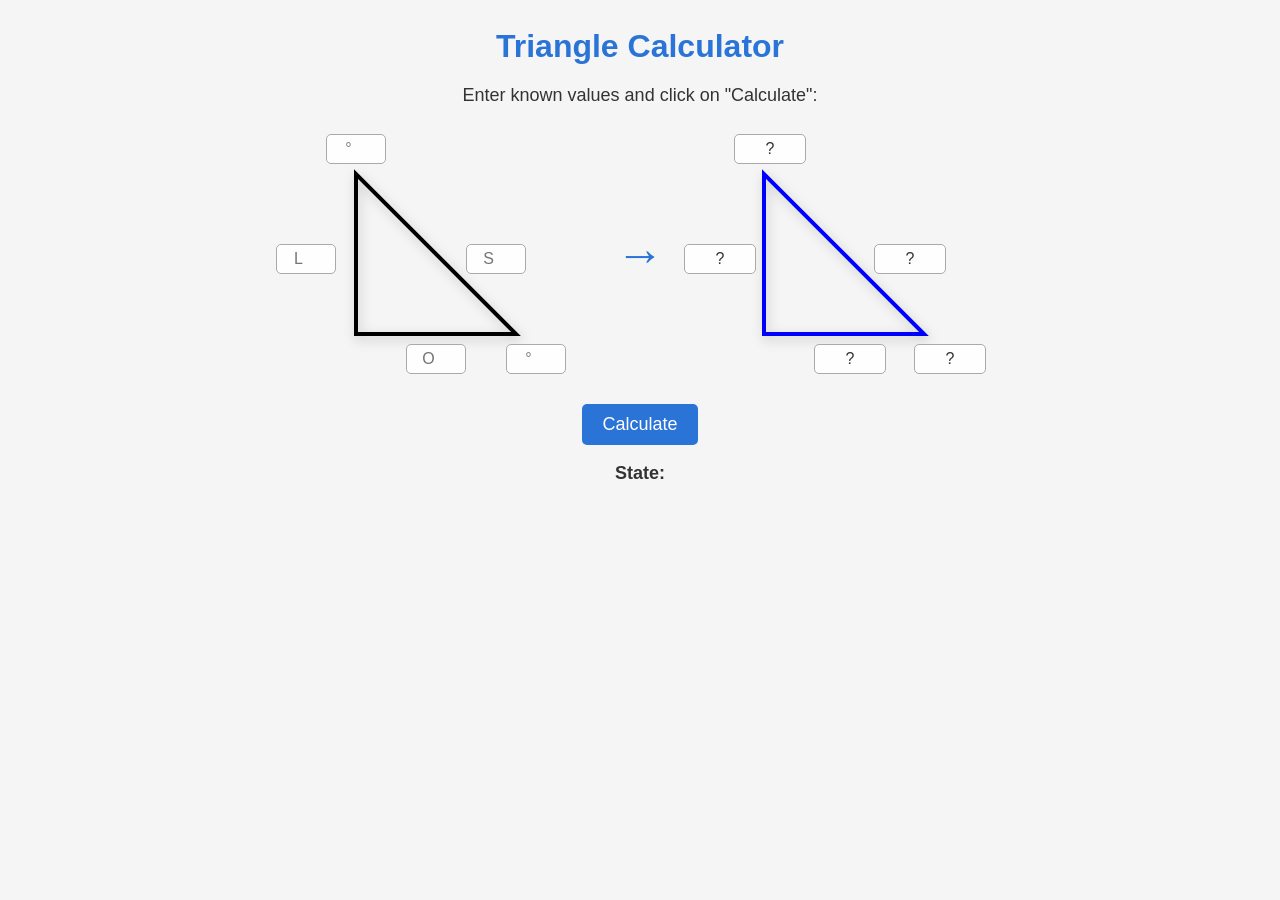
<file: trianglelator/index.html>
<html lang="nl">
<head>
    <meta charset="UTF-8">
    <meta name="viewport" content="width=device-width, initial-scale=1.0, user-scalable=no">
    <title>Triangle Calculator</title>
    <style>
        body { 
            text-align: center; 
            font-family: 'Arial', sans-serif;
            background-color: #f5f5f5;
            color: #333;
            padding: 20px;
            overflow: auto; /* Zorgt ervoor dat de pagina nog kan scrollen */
        }

        h1 {
            color: #2a74d8;
            margin-bottom: 20px;
        }

        .container { 
            display: flex; 
            justify-content: center; 
            align-items: center; 
            position: relative; 
            margin: 30px 0; 
        }

        .triangle-container {
            display: flex; 
            justify-content: center; 
            gap: 50px; /* Vergroot de ruimte tussen de driehoeken */
            align-items: center;
        }

        svg { width: 200px; height: 200px; filter: drop-shadow(2px 4px 6px rgba(0,0,0,0.2)); }

        input, .result { 
            width: 60px; 
            text-align: center; 
            position: absolute; 
            background: rgba(255, 255, 255, 0.9); 
            border: 1px solid #aaa; 
            border-radius: 5px;
            padding: 5px;
        }

        input {
            font-size: 16px;
        }

        /* Posities van invoervelden rond de driehoek */
        .hoekL { top: -10%; left: -5%; }
        .hoekR { top: 95%; left: 85%; }
        .zijdeL { top: 45%; left: -30%; }
        .zijdeO { top: 95%; left: 35%; }
        .schuineZ { top: 45%; left: 65%; }

        /* Posities van uitkomsten rond de onderste driehoek */
        .hoekLResult { top: -10%; left: -5%; }
        .hoekRResult { top: 95%; left: 85%; }
        .zijdeLResult { top: 45%; left: -30%; }
        .zijdeOResult { top: 95%; left: 35%; }
        .schuineZResult { top: 45%; left: 65%; }

        /* Pijlstijl tussen de driehoeken */
        .arrow {
            font-size: 48px;
            color: #2a74d8;
            display: flex;
            align-items: center;
            justify-content: center;
            transform: rotate(0deg); /* Draait de pijl naar rechts */
            margin: 0 30px;
            animation: arrowAnimation 1s ease-in-out infinite;
        }

        @keyframes arrowAnimation {
            0% { transform: rotate(0deg); }
            50% { transform: rotate(10deg); }
            100% { transform: rotate(0deg); }
        }

        button {
            padding: 10px 20px;
            font-size: 18px;
            background-color: #2a74d8;
            color: white;
            border: none;
            border-radius: 5px;
            cursor: pointer;
            margin-top: 20px;
            transition: background-color 0.3s;
        }

        button:hover {
            background-color: #1f58a0;
        }

        p {
            font-size: 18px;
        }

        .status {
            font-weight: bold;
        }

@media (max-width: 600px) {
            .triangle-container {
                flex-direction: column; /* Zet de containers onder elkaar */
                gap: 20px; /* Kleinere ruimte tussen de containers */
            }

            .arrow {
                transform: rotate(90deg); /* Draai de pijl naar beneden */
                margin: 20px 0; /* Pas de marges aan */
            }
        }
    </style>
</head>
<body>
    <h1>Triangle Calculator</h1>
    <p>Enter known values ​​and click on "Calculate":</p>

    <!-- Invoer Driehoek -->
    <div class="triangle-container">
        <div class="container">
            <svg viewBox="0 0 100 100">
                <polygon points="10,90 90,90 10,10" fill="none" stroke="black" stroke-width="2"/>
            </svg>
            <input type="number" id="F8" class="hoekL" placeholder="°">
            <input type="number" id="J16" class="hoekR" placeholder="°">
            <input type="number" id="F12" class="zijdeL" placeholder="L">
            <input type="number" id="H16" class="zijdeO" placeholder="O">
            <input type="number" id="J8" class="schuineZ" placeholder="S">
        </div>

        <!-- Pijl -->
        <div class="arrow">→</div>

        <div class="container">
            <svg viewBox="0 0 100 100">
                <polygon points="10,90 90,90 10,10" fill="none" stroke="blue" stroke-width="2"/>
            </svg>
            <div class="result hoekLResult" id="hoekLResult">?</div>
            <div class="result hoekRResult" id="hoekRResult">?</div>
            <div class="result zijdeLResult" id="zijdeLResult">?</div>
            <div class="result zijdeOResult" id="zijdeOResult">?</div>
            <div class="result schuineZResult" id="schuineZResult">?</div>
        </div>
    </div>

    <button onclick="berekenDriehoek()" id="berekenDriehoek">Calculate</button>

    <p><strong>State:</strong> <span id="status"></span></p>

    <script>
        // Blokkeer alleen inzoomen met Ctrl + Scroll
        document.addEventListener('wheel', function(e) {
            if (e.ctrlKey) {
                e.preventDefault(); // Dit blokkeert inzoomen
            }
        }, { passive: false });

document.addEventListener("keydown", function(event) {
    if (event.key === "Enter") {
        event.preventDefault(); // Voorkomt dat een formulier wordt verzonden (indien van toepassing)
        document.getElementById("berekenDriehoek").click();
    }
});

        function toRadians(degrees) { return degrees * (Math.PI / 180); }
        function toDegrees(radians) { return radians * (180 / Math.PI); }

        function calculateTriangle(F8, J16, F12, H16, J8) {
            F8 = parseFloat(F8) || 0;
            J16 = parseFloat(J16) || 0;
            F12 = parseFloat(F12) || 0;
            H16 = parseFloat(H16) || 0;
            J8 = parseFloat(J8) || 0;

            let hoekL = F8;
            let hoekR = J16;
            let zijdeL = F12;
            let zijdeO = H16;
            let schuineZ = J8;

         
            // Bereken ontbrekende waarden als de ingevoerde waarden geldig zijn
            if (hoekL > 0 && zijdeL > 0) {
                hoekR = 90 - hoekL;
                zijdeO = zijdeL * Math.tan(toRadians(hoekL));
                schuineZ = zijdeL / Math.cos(toRadians(hoekL));
            } else if (hoekR > 0 && zijdeO > 0) {
                hoekL = 90 - hoekR;
                zijdeL = zijdeO * Math.tan(toRadians(hoekR));
                schuineZ = zijdeO / Math.sin(toRadians(hoekR));
            } else if (hoekL > 0 && schuineZ > 0) {
                hoekR = 90 - hoekL;
                zijdeL = schuineZ * Math.cos(toRadians(hoekL));
                zijdeO = schuineZ * Math.sin(toRadians(hoekL));
} else if (hoekL > 0 && zijdeO > 0) {
                hoekR = 90 - hoekL;
                zijdeL = zijdeO / Math.tan(toRadians(hoekL));
                schuineZ = zijdeO / Math.sin(toRadians(hoekL));
            } else if (hoekR > 0 && schuineZ > 0) {
                hoekL = 90 - hoekR;
                zijdeL = schuineZ * Math.sin(toRadians(hoekR));
                zijdeO = schuineZ * Math.cos(toRadians(hoekR));


 } else if (hoekR > 0 && zijdeL > 0) {
                hoekL = 90 - hoekR;
                schuineZ = zijdeL / Math.sin(toRadians(hoekR));
                zijdeO = zijdeL / Math.tan(toRadians(hoekR));


            } else if (zijdeL > 0 && zijdeO > 0 && schuineZ > 0) {
                hoekL = toDegrees(Math.acos(zijdeL / schuineZ));
                hoekR = toDegrees(Math.acos(zijdeO / schuineZ));
            } else if (zijdeL > 0 && zijdeO > 0) {
                schuineZ = Math.sqrt(zijdeL * zijdeL + zijdeO * zijdeO);
                hoekL = toDegrees(Math.acos(zijdeL / schuineZ));
                hoekR = toDegrees(Math.asin(zijdeL / schuineZ));
} else if (schuineZ > 0 && zijdeO > 0) {
                zijdeL = Math.sqrt(schuineZ * schuineZ - zijdeO * zijdeO);
                hoekL = toDegrees(Math.acos(zijdeL / schuineZ));
                hoekR = toDegrees(Math.asin(zijdeL / schuineZ));
} else if (schuineZ > 0 && zijdeL > 0) {
                zijdeO = Math.sqrt(schuineZ * schuineZ - zijdeL * zijdeL);
                hoekL = toDegrees(Math.acos(zijdeL / schuineZ));
                hoekR = toDegrees(Math.asin(zijdeL / schuineZ));
}
   // Controleer of de ingevoerde waarden geldig zijn voor een rechthoekige driehoek
            let isGeldig = true;

            // Controleer of de hoeken optellen tot 90 graden
            if (hoekL > 0 && hoekR > 0 && Math.abs(hoekL + hoekR - 90) > 0.01) {
                isGeldig = false;
            }

            // Controleer of de stelling van Pythagoras klopt
            if (zijdeL > 0 && zijdeO > 0 && schuineZ > 0) {
                let pythagoras = Math.abs(schuineZ * schuineZ - (zijdeL * zijdeL + zijdeO * zijdeO));
                if (pythagoras > 0.01) {
                    isGeldig = false;
                }
            }

            // Als de waarden niet geldig zijn, geef een error

            if (!isGeldig) {
                return { hoekL, hoekR, zijdeL, zijdeO, schuineZ, status: "Error" };
            }

            // Controleer of de berekende schuineZ overeenkomt met de ingevulde waarde
            if (J8 > 0 && Math.abs(schuineZ - J8) > 0.01) {
                return { hoekL, hoekR, zijdeL, zijdeO, schuineZ, status: "Errors" };
            }

            // Controleer nogmaals of de driehoek geldig is na berekeningen
            if (Math.abs(hoekL + hoekR - 90) > 0.01 || Math.abs(schuineZ * schuineZ - (zijdeL * zijdeL + zijdeO * zijdeO)) > 0.01)

 {
                return { hoekL, hoekR, zijdeL, zijdeO, schuineZ, status: "Error" };
            }
            return { hoekL, hoekR, zijdeL, zijdeO, schuineZ, status: "Valid" };
        }

        function berekenDriehoek() {
            let F8 = document.getElementById("F8");
            let J16 = document.getElementById("J16");
            let F12 = document.getElementById("F12");
            let H16 = document.getElementById("H16");
            let J8 = document.getElementById("J8");

            let result = calculateTriangle(F8.value, J16.value, F12.value, H16.value, J8.value);

            // Gebruik de ingevoerde waarden voor de resultaten
            if (F8.value) result.hoekL = parseFloat(F8.value);
            if (J16.value) result.hoekR = parseFloat(J16.value);
            if (F12.value) result.zijdeL = parseFloat(F12.value);
            if (H16.value) result.zijdeO = parseFloat(H16.value);
            if (J8.value) result.schuineZ = parseFloat(J8.value);

if (Math.abs(result.hoekL + result.hoekR - 90) > 0.01) {
    result.status = "Error: Corners don't add up to 90";
result.hoekL ="?";
result.hoekR ="?";
result.zijdeL ="?";
result.zijdeo ="?";
result.schuineZ ="?";
}

if (F8.value > 90 || J16.value > 90) {
    result.status = "Error: Corners don't add up to 90";
result.hoekL ="?";
result.hoekR ="?";
result.zijdeL ="?";
result.zijdeo ="?";
result.schuineZ ="?";
}

if (Math.abs(result.schuineZ * result.schuineZ - (result.zijdeL * result.zijdeL + result.zijdeO * result.zijdeO)) > 0.01 || result.schuineZ < result.zijdeL || result.schuineZ < result.zijdeO) {
    result.status = "Error: Incorrect side ratio";
result.hoekL ="?";
result.hoekR ="?";
result.zijdeL ="?";
result.zijdeo ="?";
result.schuineZ ="?";
}
const ingevuld = [F8.value, J16.value, F12.value, H16.value, J8.value].filter((v) => v > 0).length;
if (ingevuld < 2) {
    result.status = "Error: Define at least two components";
result.hoekL ="?";
result.hoekR ="?";
result.zijdeL ="?";
result.zijdeo ="?";
result.schuineZ ="?";
}
if ((F12.value === undefined || F12.value <= 0) &&
        (H16.value === undefined || H16.value <= 0) &&
        (J8.value === undefined || J8.value <= 0)) {
        result.status = "Error: Define at least one side";
result.hoekL ="?";
result.hoekR ="?";
result.zijdeL ="?";
result.zijdeo ="?";
result.schuineZ ="?"; };

if (F8.value < 0 || J16.value < 0 || F12.value < 0 || H16.value < 0 || J8.value < 0) {
    result.status = "Error: You can't have negative values";
}

if (result.status.includes("Error")) {
document.getElementById("F8").style.backgroundColor = "";

document.getElementById("J16").style.backgroundColor = "";    
            document.getElementById("F12").style.backgroundColor = "";
                document.getElementById("H16").style.backgroundColor = "";
                document.getElementById("J8").style.backgroundColor = "";
         if (F8.value !== "") F8.style.backgroundColor = "#FFCCCC";  // Rood als ingevuld
    if (J16.value !== "") J16.style.backgroundColor = "#FFCCCC";
    if (F12.value !== "") F12.style.backgroundColor = "#FFCCCC";
    if (H16.value !== "") H16.style.backgroundColor = "#FFCCCC";
    if (J8.value !== "") J8.style.backgroundColor = "#FFCCCC";

result.hoekL ="?";
result.hoekR ="?";
result.zijdeL ="?";
result.zijdeo ="?";
result.schuineZ ="?";
document.getElementById("zijdeLResult").innerText = result.hoekL;
document.getElementById("zijdeLResult").innerText = result.hoekR;
document.getElementById("zijdeLResult").innerText = result.zijdeL;
document.getElementById("zijdeLResult").innerText = result.zijdeO;
document.getElementById("zijdeLResult").innerText = result.schuineZ;
document.getElementById("status").innerText = result.status;
} else {
                // Zet de achtergrondkleur terug naar de standaardkleur als er geen error is
document.getElementById("F8").style.backgroundColor = "";

document.getElementById("J16").style.backgroundColor = "";    
            document.getElementById("F12").style.backgroundColor = "";
                document.getElementById("H16").style.backgroundColor = "";
                document.getElementById("J8").style.backgroundColor = "";
}

            // Toon de resultaten
            document.getElementById("hoekLResult").innerText = result.hoekL.toFixed(2) + "°";
            document.getElementById("hoekRResult").innerText = result.hoekR.toFixed(2) + "°";
            document.getElementById("zijdeLResult").innerText = result.zijdeL.toFixed(2);
            document.getElementById("zijdeOResult").innerText = result.zijdeO.toFixed(2);
            document.getElementById("schuineZResult").innerText = result.schuineZ.toFixed(2);
            document.getElementById("status").innerText = result.status;
        }
    </script>
</body>
</html>
</file>
<file: theme/theme.css>
* {
            margin: 0;
            padding: 0;
            box-sizing: border-box;
        }

        /* ========== DARK MODE VARIABLES ========== */
        :root {
            --bg-gradient-start: #f8fafc;
            --bg-gradient-end: #eff3f8;
            --text-primary: #0a2540;
            --text-secondary: #5a6e7e;
            --header-bg: rgba(255, 255, 255, 0.95);
            --card-bg: white;
            --card-border: rgba(0, 0, 0, 0.03);
            --search-bg: white;
            --search-border: #e2edf5;
            --why-bg: linear-gradient(115deg, #ffffff 0%, #f9fcff 100%);
            --why-border: rgba(59, 143, 194, 0.1);
            --feature-bg: white;
            --feature-border: #eef3fc;
            --footer-bg: #0a1c2a;
            --footer-text: #caddf0;
            --footer-link: #adc6de;
            --footer-border: #1e3a4f;
            --trend-badge-bg: #ffe6d5;
            --trend-badge-text: #c45d1a;
            --icon-bg: #f0f4f9;
            --icon-color: #2b6c9e;
            --shadow: 0 12px 28px -10px rgba(0, 0, 0, 0.08);
            --shadow-hover: 0 28px 40px -16px rgba(26, 75, 110, 0.25);
            --no-results-bg: #f2f6fb;
            --no-results-color: #3b6b8f;
            --btn-border: #cbdde9;
            --page-title: linear-gradient(135deg, #1a4b6e, #2c7cb0);
        }

        body.dark {
            --bg-gradient-start: #0f1724;
            --bg-gradient-end: #0a0f1a;
            --text-primary: #eef2ff;
            --text-secondary: #9ca3af;
            --header-bg: rgba(18, 25, 40, 0.95);
            --card-bg: #1e293b;
            --card-border: rgba(255, 255, 255, 0.05);
            --search-bg: #1e293b;
            --search-border: #334155;
            --why-bg: linear-gradient(115deg, #1a2538 0%, #0f172a 100%);
            --why-border: rgba(59, 143, 194, 0.2);
            --feature-bg: #1e293b;
            --feature-border: #334155;
            --footer-bg: #030712;
            --footer-text: #94a3b8;
            --footer-link: #cbd5e1;
            --footer-border: #1f2a3e;
            --trend-badge-bg: #2d2a1f;
            --trend-badge-text: #fbbf24;
            --icon-bg: #2d3a4e;
            --icon-color: #60a5fa;
            --shadow: 0 12px 28px -10px rgba(0, 0, 0, 0.3);
            --shadow-hover: 0 28px 40px -16px rgba(0, 0, 0, 0.5);
            --no-results-bg: #1e293b;
            --no-results-color: #94a3b8;
            --btn-border: #475569;
            --page-title: linear-gradient(135deg, #60a5fa, #3b82f6);
        }

        body {
            background: linear-gradient(135deg, var(--bg-gradient-start) 0%, var(--bg-gradient-end) 100%);
            color: var(--text-primary);
            font-family: 'Inter', system-ui, -apple-system, sans-serif;
            line-height: 1.5;
            min-height: 100vh;
            transition: background 0.3s ease, color 0.3s ease;
        }

        html {
            scroll-behavior: smooth;
        }

        .wrapper {
            max-width: 1400px;
            margin: 0 auto;
            padding: 0 2rem;
            width: 100%;
        }
        
        /* ========== HEADER ========== */
        header {
            background: var(--header-bg);
            backdrop-filter: blur(10px);
            border-radius: 0 0 2rem 2rem;
            box-shadow: 0 4px 20px rgba(0, 0, 0, 0.03), 0 1px 0 rgba(0, 0, 0, 0.02);
            padding: 1rem 2rem;
            margin-bottom: 2.5rem;
            display: flex;
            align-items: center;
            justify-content: space-between;
            flex-wrap: wrap;
            gap: 1rem;
            position: sticky;
            top: 0;
            z-index: 100;
            transition: all 0.3s ease;
        }

        .logo-area {
            display: flex;
            align-items: center;
            gap: 0.75rem;
            cursor: pointer;
            transition: transform 0.2s ease;
        }

        .logo-area:hover {
            transform: scale(1.02);
        }

        .logo-icon {
            background: linear-gradient(145deg, #0f2b3d, #1a4b6e);
            color: white;
            width: 48px;
            height: 48px;
            display: flex;
            align-items: center;
            justify-content: center;
            border-radius: 18px;
            font-size: 1.8rem;
            transition: all 0.3s;
            box-shadow: 0 8px 20px -8px rgba(26, 75, 110, 0.3);
        }

        .logo-text {
            font-size: 1.8rem;
            font-weight: 800;
            letter-spacing: -0.02em;
            font-family: 'Plus Jakarta Sans', sans-serif;
        }

        .logo-text span {
            background: linear-gradient(135deg, #1e6f9f, #0f3b55);
            -webkit-background-clip: text;
            background-clip: text;
            -webkit-text-fill-color: transparent;
        }

        .header-nav-wrapper {
            display: flex;
            align-items: center;
            gap: 2rem;
            flex-wrap: wrap;
        }

        nav {
            display: flex;
            gap: 2rem;
            font-weight: 500;
        }

        nav a {
            text-decoration: none;
            color: var(--text-primary);
            transition: all 0.2s;
            font-size: 1rem;
            font-weight: 500;
            position: relative;
        }

        nav a::after {
            content: '';
            position: absolute;
            bottom: -6px;
            left: 0;
            width: 0;
            height: 2px;
            background: linear-gradient(90deg, #1e6f9f, #3b8fc2);
            transition: width 0.3s ease;
            border-radius: 2px;
        }

        nav a:hover::after {
            width: 100%;
        }

        nav a:hover {
            color: #1e6f9f;
        }

        .header-right {
            display: flex;
            gap: 0.8rem;
            align-items: center;
        }

        /* Button styling */
        .share-btn, .darkmode-btn, .donate-btn {
            background: transparent;
            border: 1px solid var(--btn-border);
            padding: 0.5rem 1.3rem;
            border-radius: 40px;
            font-weight: 500;
            color: var(--text-primary);
            cursor: pointer;
            transition: all 0.25s;
            font-family: 'Inter', sans-serif;
            display: inline-flex;
            align-items: center;
            gap: 8px;
        }

        .share-btn:hover, .darkmode-btn:hover, .donate-btn:hover {
            background: #1e4b6e;
            color: white;
            border-color: #1e4b6e;
            transform: translateY(-2px);
        }

        body.dark .share-btn:hover, body.dark .darkmode-btn:hover, body.dark .donate-btn:hover {
            background: #3b82f6;
            border-color: #3b82f6;
        }

        /* ========== PAGE TITLE ========== */
        .page-title {
            margin: 1rem 0 2rem 0;
            animation: fadeInUp 0.8s cubic-bezier(0.2, 0.9, 0.4, 1.1) forwards;
        }

        .page-title h1 {
            font-size: 3rem;
            font-weight: 800;
            background: linear-gradient(135deg, #1a4b6e, #2c7cb0);
            -webkit-background-clip: text;
            background-clip: text;
            -webkit-text-fill-color: transparent;
            font-family: 'Plus Jakarta Sans', sans-serif;
        }

        .page-title p {
            color: var(--text-secondary);
            font-size: 1.2rem;
            margin-top: 0.5rem;
            max-width: 600px;
        }

        /* ========== SECTION FADE-IN ON SCROLL ========== */
        .fade-on-scroll {
            opacity: 0;
            transform: translateY(40px);
            transition: opacity 0.9s cubic-bezier(0.2, 0.9, 0.4, 1.1), transform 0.8s cubic-bezier(0.2, 0.9, 0.4, 1.1);
            will-change: opacity, transform;
        }

        .fade-on-scroll.visible {
            opacity: 1;
            transform: translateY(0);
        }

        /* ========== FOOTER ========== */
        footer {
            background: var(--footer-bg);
            color: var(--footer-text);
            padding: 3rem 2rem 1.8rem;
            border-radius: 3rem 3rem 0 0;
            margin-top: 4rem;
            transition: all 0.4s ease;
        }

        .footer-content {
            max-width: 1300px;
            margin: 0 auto;
            display: flex;
            flex-wrap: wrap;
            justify-content: space-between;
            gap: 2.5rem;
        }

        .footer-col h4 {
            color: white;
            margin-bottom: 1.2rem;
            font-size: 1.1rem;
            font-weight: 600;
        }

        .footer-col ul {
            list-style: none;
        }

        .footer-col li {
            margin-bottom: 0.7rem;
            transition: transform 0.2s ease;
        }

        .footer-col li:hover {
            transform: translateX(4px);
        }

        .footer-col a {
            color: var(--footer-link);
            text-decoration: none;
            transition: color 0.2s;
        }

        .footer-col a:hover {
            color: white;
        }

        .social-icons {
            display: flex;
            gap: 1.2rem;
            margin-top: 0.8rem;
            font-size: 1.4rem;
        }

        .social-icons a {
            transition: all 0.3s ease;
            display: inline-block;
        }

        .social-icons a:hover {
            transform: translateY(-3px) scale(1.1);
            color: white;
        }

        .copyright {
            text-align: center;
            padding-top: 2rem;
            margin-top: 2rem;
            border-top: 1px solid var(--footer-border);
            color: var(--footer-text);
            font-size: 0.85rem;
        }

        /* Scroll offset */
        #trending, #why-choose, #all-tools-section {
            scroll-margin-top: 90px;
        }

        #header-placeholder {
            position: sticky;
        }

        @keyframes fadeInUp {
            from {
                opacity: 0;
                transform: translateY(40px);
            }
            to {
                opacity: 1;
                transform: translateY(0);
            }
        }

        /* ========== RESPONSIVE ========== */
        @media (max-width: 1100px) {
            .features-grid {
                grid-template-columns: repeat(2, 1fr);
                gap: 1.2rem;
            }
        }

        @media (max-width: 720px) {
            .wrapper {
                padding: 0 1rem;
            }
            
            body {
                overflow-x: clip;
            }
            
            header {
                position: relative !important;
                flex-direction: column;
                align-items: stretch;
                padding: 1rem;
            }
            
            .header-nav-wrapper {
                flex-direction: column;
                align-items: stretch;
                gap: 1rem;
                width: 100%;
            }
            
            nav {
                justify-content: center;
                flex-wrap: wrap;
                gap: 1.2rem;
            }
            
            .header-right {
                justify-content: center;
                gap: 1rem;
            }
            
            .share-btn, .darkmode-btn, .donate-btn {
                padding: 0.5rem 1rem;
            }
            
            .share-btn span, .darkmode-btn span, .donate-btn span {
                display: none;
            }
            
            .share-btn i, .darkmode-btn i, .donate-btn i {
                font-size: 1.2rem;
                margin: 0;
            }
            
            .page-title h1 {
                font-size: 1.8rem;
            }
            
            .page-title p {
                font-size: 1rem;
            }
            
            .trending-grid, .all-tools-grid {
                grid-template-columns: repeat(2, 1fr);
                gap: 1rem;
            }
            
            .tool-card {
                padding: 1.2rem 0.8rem 1rem;
            }
            
            .card-image {
                width: 65px;
                height: 65px;
                font-size: 1.8rem;
                margin-bottom: 0.8rem;
            }
            
            .tool-card h3 {
                font-size: 1rem;
            }
            
            .tool-card p {
                font-size: 0.7rem;
                max-width: 100%;
            }
            
            .trend-badge {
                font-size: 0.6rem;
                padding: 0.2rem 0.6rem;
                margin-top: 0.4rem;
            }
            
            .why-header h2 {
                font-size: 1.5rem;
            }
            
            .why-header p {
                font-size: 0.9rem;
            }
            
            .why-choose-us {
                padding: 1.5rem;
                margin: 2rem 0;
            }
            
            .features-grid {
                grid-template-columns: 1fr;
                gap: 1rem;
            }
            
            .feature-item {
                padding: 1rem;
            }
            
            .feature-icon {
                width: 50px;
                height: 50px;
                font-size: 1.5rem;
            }
            
            .feature-item h3 {
                font-size: 1rem;
            }
            
            .feature-item p {
                font-size: 0.8rem;
            }
            
            .all-tools-header {
                flex-direction: column;
                gap: 1rem;
                align-items: flex-start;
            }
            
            .search-box {
                width: 100%;
                min-width: auto;
            }
            
            .footer-content {
                flex-direction: column;
                gap: 1.5rem;
                text-align: center;
            }
            
            .social-icons {
                justify-content: center;
            }
            
            .copyright {
                font-size: 0.7rem;
            }
            
            #trending, #why-choose, #all-tools-section {
                scroll-margin-top: 140px;
            }
        }
        
        @media (max-width: 480px) {
            .trending-grid, .all-tools-grid {
                gap: 0.8rem;
            }
            
            .tool-card {
                padding: 1rem 0.5rem 0.8rem;
            }
            
            .card-image {
                width: 55px;
                height: 55px;
                font-size: 1.5rem;
            }
            
            .tool-card h3 {
                font-size: 0.9rem;
            }
            
            .page-title h1 {
                font-size: 1.5rem;
            }
        }
</file>
<file: style.css>
/* Stagger effect for cards */
        .trending-grid .tool-card, .all-tools-grid .tool-card {
            opacity: 0;
            transform: translateY(30px);
            transition: opacity 0.6s cubic-bezier(0.2, 0.9, 0.4, 1.1), transform 0.5s ease, box-shadow 0.3s ease;
        }

        .trending-grid.visible .tool-card, .all-tools-grid.visible .tool-card {
            opacity: 1;
            transform: translateY(0);
        }

        .trending-grid.visible .tool-card:nth-child(1) { transition-delay: 0.05s; }
        .trending-grid.visible .tool-card:nth-child(2) { transition-delay: 0.15s; }
        .trending-grid.visible .tool-card:nth-child(3) { transition-delay: 0.25s; }
        .trending-grid.visible .tool-card:nth-child(4) { transition-delay: 0.35s; }

        /* ========== TRENDING SECTION ========== */
        .section-label {
            display: flex;
            align-items: center;
            gap: 0.75rem;
            margin: 2.5rem 0 1.8rem 0;
        }

        .section-label i {
            font-size: 2rem;
            color: #e67e22;
            background: #fff0e4;
            padding: 0.6rem;
            border-radius: 20px;
            transition: transform 0.3s ease;
        }

        body.dark .section-label i {
            background: #2d2a1f;
        }

        .section-label.visible i {
            transform: scale(1.05);
        }

        .section-label h2 {
            font-size: 2rem;
            font-weight: 700;
            font-family: 'Plus Jakarta Sans', sans-serif;
        }

        body.dark .page-title h1 {
            background: linear-gradient(135deg, #60a5fa, #3b82f6);
            -webkit-background-clip: text;
            background-clip: text;
            -webkit-text-fill-color: transparent;
        }

        .trending-grid {
            display: grid;
            grid-template-columns: repeat(auto-fit, minmax(180px, 1fr));
            gap: 1.8rem;
            margin-top: 1rem;
        }

        .tool-card {
            background: var(--card-bg);
            border-radius: 32px;
            padding: 2rem 1rem 1.8rem;
            box-shadow: var(--shadow);
            transition: all 0.4s cubic-bezier(0.2, 0.9, 0.4, 1.1);
            display: flex;
            flex-direction: column;
            align-items: center;
            text-align: center;
            cursor: pointer;
            border: 1px solid var(--card-border);
            aspect-ratio: 1 / 1;
            width: 100%;
        }

        .tool-card:hover {
            transform: translateY(-10px) scale(1.02);
            box-shadow: var(--shadow-hover);
            border-color: #d9e6f2;
        }

        body.dark .tool-card:hover {
            border-color: #3b82f6;
        }

        .card-image {
            width: 96px;
            height: 96px;
            background: var(--icon-bg);
            border-radius: 32px;
            display: flex;
            align-items: center;
            justify-content: center;
            margin-bottom: 1.2rem;
            font-size: 2.8rem;
            color: var(--icon-color);
            transition: all 0.3s;
        }

        .tool-card:hover .card-image {
            background: #e6f0f8;
            transform: scale(1.05);
        }

        body.dark .tool-card:hover .card-image {
            background: #3b82f620;
        }

        .tool-card h3 {
            font-size: 1.35rem;
            font-weight: 700;
            margin-bottom: 0.3rem;
        }

        .tool-card p {
            color: var(--text-secondary);
            font-size: 0.85rem;
            max-width: 140px;
        }

        .trend-badge {
            background: var(--trend-badge-bg);
            color: var(--trend-badge-text);
            font-size: 0.7rem;
            font-weight: 700;
            padding: 0.25rem 1rem;
            border-radius: 40px;
            margin-top: 0.6rem;
            letter-spacing: 0.3px;
            transition: transform 0.2s ease;
        }

        .tool-card:hover .trend-badge {
            transform: scale(1.05);
        }

        /* ========== WHY CHOOSE US SECTION ========== */
        .why-choose-us {
            background: var(--why-bg);
            border-radius: 48px;
            padding: 3rem 2rem;
            margin: 4rem 0;
            box-shadow: 0 8px 30px rgba(0, 0, 0, 0.04);
            border: 1px solid var(--why-border);
            transition: all 0.5s ease;
        }

        .why-choose-us.visible {
            box-shadow: 0 20px 40px -12px rgba(26, 75, 110, 0.15);
        }

        .why-header {
            text-align: center;
            margin-bottom: 3rem;
        }

        .why-header h2 {
            font-size: 2.3rem;
            font-weight: 800;
            font-family: 'Plus Jakarta Sans', sans-serif;
            background: linear-gradient(135deg, #1a4b6e, #3182ae);
            -webkit-background-clip: text;
            background-clip: text;
            -webkit-text-fill-color: transparent;
        }

        body.dark .why-header h2 {
            background: linear-gradient(135deg, #60a5fa, #3b82f6);
            -webkit-background-clip: text;
            background-clip: text;
            -webkit-text-fill-color: transparent;
        }

        .why-header p {
            color: var(--text-secondary);
            font-size: 1.1rem;
            margin-top: 0.5rem;
        }

        .features-grid {
            display: grid;
            grid-template-columns: repeat(5, 1fr);
            gap: 1.5rem;
        }

        .feature-item {
            text-align: center;
            padding: 1.5rem 1rem;
            background: var(--feature-bg);
            border-radius: 28px;
            transition: all 0.4s cubic-bezier(0.2, 0.9, 0.4, 1.1);
            border: 1px solid var(--feature-border);
            opacity: 0;
            transform: translateY(30px);
        }

        .why-choose-us.visible .feature-item {
            opacity: 1;
            transform: translateY(0);
        }

        .why-choose-us.visible .feature-item:nth-child(1) { transition-delay: 0.05s; }
        .why-choose-us.visible .feature-item:nth-child(2) { transition-delay: 0.12s; }
        .why-choose-us.visible .feature-item:nth-child(3) { transition-delay: 0.19s; }
        .why-choose-us.visible .feature-item:nth-child(4) { transition-delay: 0.26s; }
        .why-choose-us.visible .feature-item:nth-child(5) { transition-delay: 0.33s; }

        .feature-item:hover {
            transform: translateY(-6px);
            box-shadow: 0 20px 35px -12px rgba(0, 0, 0, 0.1);
            border-color: #cde3f2;
        }

        body.dark .feature-item:hover {
            border-color: #3b82f6;
        }

        .feature-icon {
            width: 70px;
            height: 70px;
            background: var(--icon-bg);
            border-radius: 28px;
            display: flex;
            align-items: center;
            justify-content: center;
            margin: 0 auto 1.2rem;
            font-size: 2rem;
            color: var(--icon-color);
            transition: transform 0.3s ease;
        }

        .feature-item:hover .feature-icon {
            transform: scale(1.08);
        }

        .feature-item h3 {
            font-size: 1.2rem;
            font-weight: 700;
            margin-bottom: 0.6rem;
        }

        .feature-item p {
            color: var(--text-secondary);
            font-size: 0.85rem;
            line-height: 1.4;
        }

        /* ========== ALL TOOLS ========== */
        .all-tools-header {
            display: flex;
            flex-wrap: wrap;
            align-items: center;
            justify-content: space-between;
            margin: 2.5rem 0 1.8rem;
        }

        .all-tools-header h2 {
            font-size: 2rem;
            font-weight: 700;
            display: flex;
            align-items: center;
            gap: 10px;
        }

        .search-box {
            background: var(--search-bg);
            padding: 0.3rem 0.3rem 0.3rem 1.5rem;
            border-radius: 60px;
            display: flex;
            align-items: center;
            box-shadow: 0 8px 20px -12px rgba(0, 0, 0, 0.1);
            border: 1px solid var(--search-border);
            min-width: 280px;
            transition: all 0.3s ease;
        }

        .search-box:focus-within {
            border-color: #2b6c9e;
            box-shadow: 0 8px 22px -12px #2b6c9e40;
            transform: scale(1.01);
        }

        .search-box i {
            color: var(--text-secondary);
            transition: color 0.2s;
        }

        .search-box:focus-within i {
            color: #2b6c9e;
        }

        .search-box input {
            border: none;
            padding: 0.8rem 0.8rem;
            font-size: 1rem;
            background: transparent;
            outline: none;
            width: 100%;
            font-family: 'Inter', sans-serif;
            color: var(--text-primary);
        }

        .search-box input::placeholder {
            color: var(--text-secondary);
        }

        .all-tools-grid {
            display: grid;
            grid-template-columns: repeat(auto-fill, minmax(180px, 1fr));
            gap: 1.8rem;
            margin: 2rem 0 3rem;
        }

        /* Responsive fix voor mobiel - voorkomt uitlopen */
@media (max-width: 768px) {
    /* Algemene container padding */
    .wrapper {
        padding-left: 16px;
        padding-right: 16px;
        overflow-x: hidden;
    }
    
    /* Trending grid - 2 kolommen op mobiel */
    .trending-grid {
        grid-template-columns: repeat(2, 1fr);
        gap: 1rem;
    }
    
    /* All tools grid - FORCEREN 2 kolommen op mobiel */
    .all-tools-grid {
        grid-template-columns: repeat(2, 1fr) !important;
        gap: 1rem;
    }
    
    /* Features grid wordt stacked op mobiel */
    .features-grid {
        grid-template-columns: 1fr;
        gap: 1rem;
    }
    
    /* Tool cards aanpassen voor mobiel */
    .tool-card {
        padding: 1.2rem 0.8rem 1rem;
        aspect-ratio: auto;
        min-height: 180px;
    }
    
    .card-image {
        width: 64px;
        height: 64px;
        font-size: 2rem;
        border-radius: 24px;
    }
    
    .tool-card h3 {
        font-size: 1rem;
    }
    
    .tool-card p {
        font-size: 0.75rem;
    }
    
    /* Search box aanpassen */
    .all-tools-header {
        flex-direction: column;
        gap: 1rem;
        align-items: stretch;
    }
    
    .search-box {
        min-width: auto;
        width: 100%;
    }
    
    /* Why choose us section */
    .why-choose-us {
        padding: 2rem 1rem;
        margin: 2rem 0;
    }
    
    .why-header h2 {
        font-size: 1.8rem;
    }
    
    .why-header p {
        font-size: 0.95rem;
    }
    
    .section-label h2 {
        font-size: 1.6rem;
    }
    
    .section-label i {
        font-size: 1.5rem;
        padding: 0.4rem;
    }
}

/* Voor extra kleine schermen (onder 400px) */
@media (max-width: 480px) {
    .trending-grid {
        gap: 0.8rem;
    }
    
    .all-tools-grid {
        gap: 0.8rem;
    }
    
    .tool-card {
        padding: 1rem 0.5rem 0.8rem;
    }
    
    .card-image {
        width: 56px;
        height: 56px;
        font-size: 1.6rem;
        border-radius: 20px;
        margin-bottom: 0.8rem;
    }
    
    .tool-card h3 {
        font-size: 0.9rem;
    }
    
    .trend-badge {
        font-size: 0.6rem;
        padding: 0.2rem 0.8rem;
    }
}
</file>
<file: about/style.css>
/* ========== ABOUT PAGE STYLES ========== */
        .page-title {
            margin: 1rem 0 2rem 0;
            animation: fadeInUp 0.8s cubic-bezier(0.2, 0.9, 0.4, 1.1) forwards;
        }

        .page-title h1 {
            font-size: 3rem;
            font-weight: 800;
            background: linear-gradient(135deg, #1a4b6e, #2c7cb0);
            -webkit-background-clip: text;
            background-clip: text;
            -webkit-text-fill-color: transparent;
            font-family: 'Plus Jakarta Sans', sans-serif;
        }

        .page-title p {
            color: #5a6e7e;
            font-size: 1.2rem;
            margin-top: 0.5rem;
            max-width: 700px;
        }

        /* Hero section */
        .about-hero {
            background: linear-gradient(115deg, #ffffff 0%, #f9fcff 100%);
            border-radius: 48px;
            padding: 3rem;
            margin: 2rem 0 3rem;
            display: flex;
            flex-wrap: wrap;
            gap: 3rem;
            align-items: center;
            justify-content: space-between;
            border: 1px solid rgba(59, 143, 194, 0.1);
        }

        .about-hero-content {
            flex: 2;
            min-width: 280px;
        }

        .about-hero-content h2 {
            font-size: 2rem;
            font-weight: 700;
            margin-bottom: 1rem;
            font-family: 'Plus Jakarta Sans', sans-serif;
        }

        .about-hero-content p {
            color: #4a5e72;
            margin-bottom: 1rem;
            line-height: 1.6;
        }

        .about-hero-image {
            flex: 1;
            text-align: center;
            min-width: 200px;
        }

        .about-hero-image i {
            font-size: 8rem;
            color: #2b6c9e;
            opacity: 0.8;
        }

        /* Stats section */
        .stats-grid {
            display: grid;
            grid-template-columns: repeat(4, 1fr);
            gap: 1.5rem;
            margin: 3rem 0;
        }

        .stat-card {
            background: white;
            border-radius: 32px;
            padding: 2rem 1rem;
            text-align: center;
            box-shadow: 0 12px 28px -10px rgba(0, 0, 0, 0.05);
            border: 1px solid #eef3fc;
            transition: all 0.3s ease;
        }

        .stat-card:hover {
            transform: translateY(-5px);
            box-shadow: 0 20px 35px -12px rgba(0, 0, 0, 0.1);
        }

        .stat-number {
             font-size: 2.5rem;
             font-weight: 800;
             color: #1e6f9f;
             font-family: 'Plus Jakarta Sans', sans-serif;
        }

        .fas.fa-infinity {
             font-size: 3.5rem;
             font-weight: 800;
             color: #1e6f9f;
        }

        .stat-label {
            color: #6b7f90;
            font-size: 0.9rem;
            margin-top: 0.5rem;
        }

        /* Features section (extra reasons) */
        .extra-reasons {
            margin: 4rem 0;
        }

        .section-header {
            text-align: center;
            margin-bottom: 2.5rem;
        }

        .section-header h2 {
            font-size: 2rem;
            font-weight: 700;
            font-family: 'Plus Jakarta Sans', sans-serif;
            background: linear-gradient(135deg, #1a4b6e, #3182ae);
            -webkit-background-clip: text;
            background-clip: text;
            -webkit-text-fill-color: transparent;
        }

        .section-header p {
            color: #5e7385;
            margin-top: 0.5rem;
        }

        .reasons-grid {
            display: grid;
            grid-template-columns: repeat(3, 1fr);
            gap: 2rem;
        }

        .reason-card {
            background: white;
            border-radius: 28px;
            padding: 2rem 1.5rem;
            text-align: center;
            transition: all 0.3s ease;
            border: 1px solid #eef3fc;
        }

        .reason-card:hover {
            transform: translateY(-6px);
            box-shadow: 0 20px 35px -12px rgba(0, 0, 0, 0.1);
        }

        .reason-icon {
            width: 70px;
            height: 70px;
            background: #eef3fc;
            border-radius: 28px;
            display: flex;
            align-items: center;
            justify-content: center;
            margin: 0 auto 1.2rem;
            font-size: 2rem;
            color: #2b6c9e;
        }

        .reason-card h3 {
            font-size: 1.2rem;
            font-weight: 700;
            margin-bottom: 0.6rem;
        }

        .reason-card p {
            color: #6b7f90;
            font-size: 0.9rem;
            line-height: 1.5;
        }

        /* Founder section */
        .founder-section {
            background: linear-gradient(115deg, #ffffff 0%, #f9fcff 100%);
            border-radius: 48px;
            padding: 3rem;
            margin: 3rem 0;
            display: flex;
            flex-wrap: wrap;
            gap: 3rem;
            align-items: center;
            border: 1px solid rgba(59, 143, 194, 0.1);
        }

        .founder-image {
            flex: 1;
            text-align: center;
            min-width: 180px;
        }

        .founder-image i {
            font-size: 7rem;
            color: #2b6c9e;
        }

        .founder-content {
            flex: 3;
        }

        .founder-content h2 {
            font-size: 1.8rem;
            font-weight: 700;
            margin-bottom: 0.5rem;
            font-family: 'Plus Jakarta Sans', sans-serif;
        }

        .founder-title {
            color: #1e6f9f;
            font-weight: 600;
            margin-bottom: 1rem;
        }

        .founder-content p {
            color: #4a5e72;
            margin-bottom: 1rem;
            line-height: 1.6;
        }

        /* Tech stack */
        .tech-stack {
            margin: 3rem 0;
        }

        .tech-grid {
            display: flex;
            flex-wrap: wrap;
            justify-content: center;
            gap: 2rem;
            margin-top: 2rem;
        }

        .tech-item {
            background: white;
            border-radius: 60px;
            padding: 0.8rem 1.8rem;
            display: flex;
            align-items: center;
            gap: 0.8rem;
            box-shadow: 0 4px 12px rgba(0, 0, 0, 0.03);
            border: 1px solid #e2edf5;
        }

        .tech-item i {
            font-size: 1.5rem;
            color: #2b6c9e;
        }

        .tech-item span {
            font-weight: 500;
            color: #1e2b3c;
        }

        /* CTA Section */
        .cta-section {
            background: linear-gradient(135deg, #1a4b6e, #0f2b3d);
            border-radius: 48px;
            padding: 3rem;
            text-align: center;
            margin: 4rem 0;
            color: white;
        }

        .cta-section h2 {
            font-size: 1.8rem;
            margin-bottom: 1rem;
            font-family: 'Plus Jakarta Sans', sans-serif;
        }

        .cta-section p {
            margin-bottom: 1.5rem;
            opacity: 0.9;
        }

        .cta-button {
            background: white;
            border: none;
            padding: 0.8rem 2rem;
            border-radius: 40px;
            font-weight: 600;
            font-size: 1rem;
            color: #1a4b6e;
            cursor: pointer;
            transition: all 0.3s;
            display: inline-flex;
            align-items: center;
            gap: 0.5rem;
        }

        .cta-button:hover {
            transform: scale(1.02);
            background: #eef3fc;
        }

        @keyframes fadeInUp {
            from {
                opacity: 0;
                transform: translateY(40px);
            }
            to {
                opacity: 1;
                transform: translateY(0);
            }
        }

        .fade-on-scroll {
            opacity: 0;
            transform: translateY(40px);
            transition: opacity 0.9s cubic-bezier(0.2, 0.9, 0.4, 1.1), transform 0.8s cubic-bezier(0.2, 0.9, 0.4, 1.1);
        }

        .fade-on-scroll.visible {
            opacity: 1;
            transform: translateY(0);
        }

        /* Responsive */
        @media (max-width: 1000px) {
            .stats-grid {
                grid-template-columns: repeat(2, 1fr);
            }
            .reasons-grid {
                grid-template-columns: repeat(2, 1fr);
            }
        }

        @media (max-width: 720px) {
            .btn-text {
                display: none;
            }
            .page-title h1 {
                font-size: 2rem;
            }
            .stats-grid {
                grid-template-columns: 1fr;
            }
            .reasons-grid {
                grid-template-columns: 1fr;
            }
            .about-hero {
                padding: 1.5rem;
            }
            .founder-section {
                padding: 1.5rem;
            }
            .tech-grid {
                gap: 1rem;
            }
            .tech-item {
                padding: 0.5rem 1.2rem;
            }
            .footer-content {
                flex-direction: column;
                text-align: center;
            }
            .social-icons {
                justify-content: center;
            }
        }

                /* ========== DARK MODE ========== */
        

        /* Page title dark mode */
        body.dark .page-title h1 {
            background: linear-gradient(135deg, #60a5fa, #3b82f6);
            -webkit-background-clip: text;
            background-clip: text;
            -webkit-text-fill-color: transparent;
        }

        body.dark .page-title p {
            color: #94a3b8;
        }

        /* Hero section dark mode */
        body.dark .about-hero {
            background: linear-gradient(115deg, #1e293b 0%, #0f172a 100%);
            border-color: rgba(59, 130, 246, 0.2);
        }

        body.dark .about-hero-content h2 {
            color: #f1f5f9;
        }

        body.dark .about-hero-content p {
            color: #94a3b8;
        }

        body.dark .about-hero-image i {
            color: #3b82f6;
            opacity: 0.7;
        }

        /* Stats cards dark mode */
        body.dark .stat-card {
            background: #1e293b;
            border-color: #334155;
        }

        body.dark .stat-card:hover {
            box-shadow: 0 20px 35px -12px rgba(0, 0, 0, 0.4);
        }

        body.dark .stat-number {
            color: #60a5fa;
        }

        body.dark .fas.fa-infinity {
            color: #60a5fa;
        }

        body.dark .stat-label {
            color: #94a3b8;
        }

        /* Section header dark mode */
        body.dark .section-header h2 {
            background: linear-gradient(135deg, #60a5fa, #3b82f6);
            -webkit-background-clip: text;
            background-clip: text;
            -webkit-text-fill-color: transparent;
        }

        body.dark .section-header p {
            color: #94a3b8;
        }

        /* Reason cards dark mode */
        body.dark .reason-card {
            background: #1e293b;
            border-color: #334155;
        }

        body.dark .reason-card:hover {
            box-shadow: 0 20px 35px -12px rgba(0, 0, 0, 0.4);
        }

        body.dark .reason-icon {
            background: #0f172a;
            color: #60a5fa;
        }

        body.dark .reason-card h3 {
            color: #f1f5f9;
        }

        body.dark .reason-card p {
            color: #94a3b8;
        }

        /* Founder section dark mode */
        body.dark .founder-section {
            background: linear-gradient(115deg, #1e293b 0%, #0f172a 100%);
            border-color: rgba(59, 130, 246, 0.2);
        }

        body.dark .founder-image i {
            color: #3b82f6;
        }

        body.dark .founder-content h2 {
            color: #f1f5f9;
        }

        body.dark .founder-title {
            color: #60a5fa;
        }

        body.dark .founder-content p {
            color: #94a3b8;
        }

        /* Tech stack dark mode */
        body.dark .tech-item {
            background: #1e293b;
            border-color: #334155;
        }

        body.dark .tech-item i {
            color: #60a5fa;
        }

        body.dark .tech-item span {
            color: #cbd5e1;
        }

        /* CTA section dark mode */
        body.dark .cta-section {
            background: linear-gradient(135deg, #1e293b, #0f172a);
        }

        body.dark .cta-button {
            background: #3b82f6;
            color: white;
        }

        body.dark .cta-button:hover {
            background: #2563eb;
            transform: scale(1.02);
        }

        /* Footer dark mode (blijft grotendeels hetzelfde, maar iets lichter) */
        body.dark footer {
            background: #0a0f1c;
        }

        body.dark .footer-col a {
            color: #94a3b8;
        }

        body.dark .footer-col a:hover {
            color: #60a5fa;
        }

        body.dark .copyright {
            border-top-color: #1e293b;
            color: #64748b;
        }

        /* Theme toggle button */
        .theme-toggle {
            position: fixed;
            bottom: 2rem;
            right: 2rem;
            background: white;
            border: 1px solid #cbdde9;
            border-radius: 50px;
            padding: 0.8rem 1.2rem;
            cursor: pointer;
            display: flex;
            align-items: center;
            gap: 0.5rem;
            font-family: 'Inter', sans-serif;
            font-weight: 500;
            z-index: 1000;
            transition: all 0.3s ease;
            box-shadow: 0 4px 12px rgba(0, 0, 0, 0.1);
        }

        body.dark .theme-toggle {
            background: #1e293b;
            border-color: #3b82f6;
            color: #e2e8f0;
        }

        .theme-toggle:hover {
            transform: scale(1.05);
        }

        @media (max-width: 720px) {
            .theme-toggle {
                bottom: 1rem;
                right: 1rem;
                padding: 0.6rem 1rem;
                font-size: 0.8rem;
            }
        }
</file>
<file: bettertext/style.css>
/* ========== DARK MODE VARIABLES ========== */
        :root {
            --btn-border: #cbdde9;
            --btn-primary-bg: #1e2b39;
            --btn-primary-hover: #1e2b39;
            --btn-secondary-bg: #f1f5f9;
            --btn-secondary-hover: #e2e8f0;
            --history-bg: #f9f9f9;
            --history-border: #e2edf5;
            --history-hover: #eef3fc;
            --history-current: #d0e0ff;
            --textarea-bg: white;
            --textarea-border: #e2edf5;
        }

        body.dark {
            --btn-border: #475569;
            --btn-primary-bg: #3b82f6;
            --btn-primary-hover: #2563eb;
            --btn-secondary-bg: #334155;
            --btn-secondary-hover: #475569;
            --history-bg: #1e293b;
            --history-border: #334155;
            --history-hover: #2d3a4e;
            --history-current: #2d4a6e;
            --textarea-bg: #1e293b;
            --textarea-border: #334155;
        }

        

        /* ========== MAIN CONTENT ========== */
        .page-title {
            margin-bottom: 1.5rem;
        }

        .page-title h1 {
            font-size: 2.5rem;
            font-weight: 800;
            background: var(--page-title);
            -webkit-background-clip: text;
            background-clip: text;
            -webkit-text-fill-color: transparent;
            font-family: 'Plus Jakarta Sans', sans-serif;
        }

        .page-title p {
            color: var(--text-secondary);
            font-size: 1rem;
            margin-top: 0.3rem;
        }

        /* Textarea */
        .textarea-container {
    display: flex;
    gap: 1rem;
    max-height: 280px;
}

.textarea-container textarea {
    flex: 1;
}



        textarea {
            width: 100%;
            padding: 1rem;
            border-radius: 1rem;
            border: 1px solid var(--textarea-border);
            background: var(--textarea-bg);
            color: var(--text-primary);
            font-family: 'Inter', monospace;
            font-size: 0.95rem;
            line-height: 1.5;
            resize: vertical;
            transition: all 0.2s;
        }

        textarea:focus {
            outline: none;
            border-color: #1e6f9f;
            box-shadow: 0 0 0 3px rgba(30, 111, 159, 0.1);
        }

        body.dark textarea:focus {
            border-color: #3b82f6;
            box-shadow: 0 0 0 3px rgba(59, 130, 246, 0.2);
        }

        /* Button groups */
        .btn-group {
            display: flex;
            flex-wrap: wrap;
            gap: 0.5rem;
            margin: 0.75rem 0;
            align-items: center;
        }

        .section-title {
            font-weight: 600;
            margin: 1rem 0 0.5rem 0;
            font-size: 0.85rem;
            color: var(--text-secondary);
            text-transform: uppercase;
            letter-spacing: 0.5px;
        }

        .btn {
            padding: 0.5rem 1rem;
            border-radius: 2rem;
            border: 1px solid var(--btn-border);
            background: var(--btn-secondary-bg);
            color: var(--text-primary);
            cursor: pointer;
            font-family: 'Inter', sans-serif;
            font-size: 0.85rem;
            font-weight: 500;
            transition: all 0.2s;
            display: inline-flex;
            align-items: center;
            gap: 0.5rem;
        }

        .btn-edit-old {
            padding: 0.5rem 1rem;
            border-radius: 2rem;
            background: var(--btn-primary-bg);
            color: white;
            cursor: pointer;
            font-family: 'Inter', sans-serif;
            font-size: 0.85rem;
            font-weight: 500;
            transition: all 0.2s;
            display: inline-flex;
            align-items: center;
            gap: 0.5rem;
        }

        .btn-edit {
     flex: 1 0 auto;
     background: #1e2b39;
     color: white;
     border: none;
     padding: 1rem 2rem;
     border-radius: 48px;
     font-weight: 600;
     font-size: 1rem;
     letter-spacing: 0.3px;
     cursor: pointer;
     display: inline-flex;
     align-items: center;
     justify-content: center;
     gap: 0.6rem;
     transition: 0.2s;
     box-shadow: 0 10px 18px -8px #1e2b3970;
     border: 1px solid #ffffff30;
}

        .btn i {
            font-size: 0.9rem;
        }

        .btn:hover {
            background: var(--btn-secondary-hover);
            transform: translateY(-1px);
        }

        .btn-edit:hover {
            background: var(--btn-primary-hover);
            transform: translateY(-1px);
        }

        .btn-primary {
            background: var(--btn-primary-bg);
            border-color: var(--btn-primary-bg);
            color: white;
        }

        .btn-primary:hover {
            background: var(--btn-primary-hover);
        }

        .btn-success {
            background: #10b981;
            border-color: #10b981;
            color: white;
        }

        .btn-success:hover {
            background: #059669;
        }

        /* Input groups */
        .input-group {
            display: inline-flex;
            align-items: center;
            gap: 0.5rem;
            flex-wrap: wrap;
        }

        .input-group input {
            padding: 0.5rem 0.8rem;
            border-radius: 2rem;
            border: 1px solid var(--btn-border);
            background: var(--search-bg);
            color: var(--text-primary);
            font-family: 'Inter', sans-serif;
            font-size: 0.85rem;
            width: auto;
        }

        .input-group input:focus {
            outline: none;
            border-color: #1e6f9f;
        }

        .small-input {
            width: 60px;
            text-align: center;
        }

        /* History panel */
        .history-panel {
            border: 1px solid var(--history-border);
            border-radius: 1rem;
            padding: 1rem;
            margin-top: 1.5rem;
            background: var(--history-bg);
            max-height: 280px;
            overflow-y: auto;
            flex: 1;
    margin-top: 0;
        }

       

        .history-header {
            display: flex;
            justify-content: space-between;
            align-items: center;
            margin-bottom: 0.75rem;
            font-size: 0.85rem;
        }

        .history-header strong i {
            margin-right: 0.5rem;
        }

        .history-item {
            padding: 0.4rem 0.6rem;
            margin: 2px 0;
            cursor: pointer;
            border-left: 3px solid transparent;
            border-radius: 0.5rem;
            font-family: monospace;
            font-size: 0.75rem;
            white-space: nowrap;
            overflow: hidden;
            text-overflow: ellipsis;
            transition: all 0.15s;
        }

        .history-item:hover {
            background: var(--history-hover);
        }

        .history-item.current {
            background: var(--history-current);
            border-left-color: #1e6f9f;
            font-weight: 600;
        }

        .history-item.branch {
            margin-left: 20px;
            border-left-color: #ff9900;
        }

        /* Stats */
        .stats-bar {
            margin-top: 1rem;
            padding: 0.75rem 1rem;
            background: var(--history-bg);
            border-radius: 1rem;
            font-size: 0.85rem;
            color: var(--text-secondary);
            text-align: center;
        }

        /* Platform Limits Section */
.platform-limits {
    margin-top: 1.5rem;
    background: var(--history-bg);
    border-radius: 1rem;
    border: 1px solid var(--history-border);
}

.platform-limits-header {
    display: flex;
    justify-content: space-between;
    align-items: center;
    padding: 0.75rem 1rem;
    cursor: pointer;
    user-select: none;
    transition: background 0.2s;
    background: var(--history-bg);
    border-radius: 1rem;
}

.platform-limits-header:hover {
    background: var(--history-hover);
}

.platform-limits-header h3 {
    margin: 0;
    font-size: 0.85rem;
    font-weight: 600;
    color: var(--text-secondary);
    text-transform: uppercase;
    letter-spacing: 0.5px;
}

.platform-limits-header h3 i {
    margin-right: 0.5rem;
}

.platform-limits-header .toggle-icon {
    font-size: 0.8rem;
    color: var(--text-secondary);
    transition: transform 0.3s;
}

.platform-limits-header.collapsed .toggle-icon {
    transform: rotate(-90deg);
}

/* Gewoon content, geen gezeur met max-height of scroll */
.platform-limits-content {
    padding: 1rem;
    border-top: 1px solid var(--history-border);
    display: block;
}

/* Als ie dicht is, verstop de content */
.platform-limits-header.collapsed + .platform-limits-content {
    display: none;
}

.platform-category {
    margin-bottom: 1rem;
}

.platform-category h4 {
    font-size: 0.75rem;
    font-weight: 600;
    color: var(--text-secondary);
    margin: 0 0 0.5rem 0;
    padding-bottom: 0.25rem;
    border-bottom: 1px solid var(--history-border);
    display: flex;
    align-items: center;
    gap: 0.5rem;
}

.platform-category h4 i {
    width: 1.2rem;
}

.platform-grid {
    display: flex;
    flex-wrap: wrap;
    gap: 0.5rem;
}

.platform-item {
    background: var(--btn-secondary-bg);
    border-radius: 0.5rem;
    padding: 0.4rem 0.7rem;
    font-size: 0.7rem;
    display: inline-flex;
    align-items: center;
    gap: 0.4rem;
    border: 1px solid var(--btn-border);
    font-family: 'Inter', monospace;
}

.platform-item .platform-name {
    font-weight: 600;
    color: var(--text-primary);
}

.platform-item .platform-limit {
    color: var(--text-secondary);
}

.platform-item .status-icon {
    font-size: 0.7rem;
    width: 1rem;
    text-align: center;
}

.platform-item.valid .status-icon {
    color: #10b981;
}

.platform-item.invalid .status-icon {
    color: #ef4444;
}

.platform-item .counter {
    font-family: monospace;
    font-weight: 500;
    background: var(--history-bg);
    padding: 0.1rem 0.3rem;
    border-radius: 0.25rem;
    margin-left: 0.2rem;
}

        

        /* Responsive */
        @media (max-width: 768px) {
           
            .btn-group {
                gap: 0.4rem;
            }
            .btn {
                padding: 0.4rem 0.8rem;
                font-size: 0.75rem;
            }
            .input-group input {
                padding: 0.4rem 0.6rem;
                font-size: 0.75rem;
            }
            .page-title h1 {
                font-size: 1.8rem;
            }
            .history-item {
                font-size: 0.65rem;
            }
        }

        @media (max-width: 480px) {
            .btn span {
                display: none;
            }
            .btn i {
                margin: 0;
            }
            .btn {
                padding: 0.4rem 0.7rem;
            }
        }
</file>
<file: tools/style.css>
* {
    margin: 0;
    padding: 0;
    box-sizing: border-box;
}

body {
    background: var(--bg-primary);
    font-family: 'Inter', sans-serif;
    color: var(--text-primary);
    transition: background 0.25s ease, color 0.2s ease;
}

:root {
    --bg-primary: #fefefe;
    --card-bg: #ffffff;
    --card-border: #eef2f6;
    --text-primary: #11181c;
    --text-secondary: #5c6f87;
    --icon-bg: #f0f4f9;
    --icon-color: #2c6e9e;
    --shadow: 0 12px 28px -8px rgba(0, 0, 0, 0.06);
    --shadow-hover: 0 24px 42px -16px rgba(0, 32, 64, 0.2);
    --button-bg: #eef2f8;
    --button-hover: #e2e8f0;
    --footer-bg: #f8fafc;
}

body.dark {
    --bg-primary: #0f1724;
    --card-bg: #1a2538;
    --card-border: #2a3448;
    --text-primary: #edf2fc;
    --text-secondary: #9aaebf;
    --icon-bg: #1f2a3e;
    --icon-color: #6aa9e0;
    --shadow: 0 12px 24px -8px rgba(0, 0, 0, 0.4);
    --shadow-hover: 0 28px 38px -14px rgba(0, 0, 0, 0.6);
    --button-bg: #253040;
    --button-hover: #2f3b52;
    --footer-bg: #0b111c;
}

.wrapper {
    max-width: 1280px;
    margin: 0 auto;
    padding: 0 32px;
    min-height: calc(100vh - 120px);
}

.sim-header {
    display: flex;
    justify-content: space-between;
    align-items: center;
    padding: 1.2rem 0;
    border-bottom: 1px solid var(--card-border);
    margin-bottom: 2rem;
    flex-wrap: wrap;
}

.logo-area {
    display: flex;
    align-items: center;
    gap: 12px;
}

.logo-icon {
    font-size: 28px;
    color: #3b82f6;
}

.logo-text {
    font-weight: 800;
    font-size: 1.6rem;
    font-family: 'Plus Jakarta Sans', sans-serif;
    background: linear-gradient(135deg, #1e6f9f, #3b82f6);
    -webkit-background-clip: text;
    background-clip: text;
    -webkit-text-fill-color: transparent;
}

.theme-toggle {
    background: var(--card-bg);
    border: 1px solid var(--card-border);
    border-radius: 40px;
    padding: 8px 16px;
    cursor: pointer;
    font-size: 0.9rem;
    font-weight: 500;
    transition: all 0.2s;
    color: var(--text-primary);
}

.theme-toggle:hover {
    background: var(--button-hover);
}

.page-title {
    text-align: center;
    margin: 2rem 0 1.5rem;
}

.page-title h1 {
    font-size: 2.8rem;
    font-weight: 800;
    font-family: 'Plus Jakarta Sans', sans-serif;
    background: linear-gradient(135deg, #1e4b6e, #3282b5);
    -webkit-background-clip: text;
    background-clip: text;
    -webkit-text-fill-color: transparent;
}

body.dark .page-title h1 {
    background: linear-gradient(135deg, #90b4e6, #5e9eff);
    -webkit-background-clip: text;
    background-clip: text;
}

.page-title p {
    color: var(--text-secondary);
    max-width: 640px;
    margin: 0.75rem auto 0;
}

.search-bar {
    display: flex;
    flex-wrap: wrap;
    align-items: center;
    justify-content: space-between;
    gap: 1rem;
    margin: 2rem 0 1.8rem;
    background: var(--card-bg);
    padding: 0.6rem 1.2rem;
    border-radius: 60px;
    border: 1px solid var(--card-border);
}

.search-box {
    flex: 2;
    display: flex;
    align-items: center;
    gap: 12px;
    background: var(--bg-primary);
    padding: 0 1rem;
    border-radius: 40px;
}

.search-box i {
    color: var(--text-secondary);
}

.search-box input {
    flex: 1;
    background: transparent;
    border: none;
    padding: 0.8rem 0;
    font-size: 1rem;
    outline: none;
    color: var(--text-primary);
}

.category-filter {
    display: flex;
    align-items: center;
    gap: 12px;
    background: var(--bg-primary);
    padding: 0 1rem;
    border-radius: 40px;
}

.category-filter select {
    background: transparent;
    border: none;
    padding: 0.8rem 0;
    font-weight: 500;
    color: var(--text-primary);
    outline: none;
    cursor: pointer;
    font-family: 'Inter', sans-serif;
}

.reset-btn {
    background: var(--button-bg);
    border: none;
    border-radius: 40px;
    padding: 0.6rem 1.4rem;
    font-weight: 600;
    cursor: pointer;
    transition: 0.2s;
    color: var(--text-primary);
    display: flex;
    align-items: center;
    gap: 8px;
}

.reset-btn:hover {
    background: var(--button-hover);
}

.results-info {
    font-size: 0.9rem;
    color: var(--text-secondary);
    margin: 0.5rem 0 0;
    font-weight: 500;
}

.tools-grid {
    display: grid;
    grid-template-columns: repeat(6, 1fr);
    gap: 1.5rem;
    margin: 2rem 0 1.5rem;
}

.tool-card {
    background: var(--card-bg);
    border-radius: 28px;
    padding: 1.5rem 0.8rem 1.2rem;
    box-shadow: var(--shadow);
    transition: all 0.3s cubic-bezier(0.2, 0.9, 0.4, 1.1);
    display: flex;
    flex-direction: column;
    align-items: center;
    text-align: center;
    cursor: pointer;
    border: 1px solid var(--card-border);
}

.tool-card:hover {
    transform: translateY(-6px);
    box-shadow: var(--shadow-hover);
    border-color: #cbddee;
}

body.dark .tool-card:hover {
    border-color: #3b82f6;
}

.card-icon {
    width: 70px;
    height: 70px;
    background: var(--icon-bg);
    border-radius: 24px;
    display: flex;
    align-items: center;
    justify-content: center;
    font-size: 2rem;
    color: var(--icon-color);
    margin-bottom: 1rem;
}

.tool-card h3 {
    font-size: 1.1rem;
    font-weight: 700;
    margin-bottom: 0.2rem;
}

.tool-card p {
    color: var(--text-secondary);
    font-size: 0.75rem;
    margin: 0.2rem 0;
}

.category-badge {
    background: var(--icon-bg);
    padding: 0.2rem 0.7rem;
    border-radius: 40px;
    font-size: 0.65rem;
    font-weight: 600;
    margin-top: 0.6rem;
    color: var(--icon-color);
}

.view-more-container {
    display: flex;
    justify-content: center;
    margin: 2rem 0 1rem;
}

.view-more-btn {
    background: linear-gradient(135deg, #2c6e9e, #1f557d);
    border: none;
    padding: 0.9rem 2.4rem;
    border-radius: 60px;
    font-weight: 700;
    font-size: 1rem;
    color: white;
    cursor: pointer;
    transition: all 0.25s ease;
    display: inline-flex;
    align-items: center;
    gap: 12px;
    box-shadow: 0 8px 18px rgba(0,0,0,0.1);
}

.view-more-btn:hover {
    transform: scale(1.02);
    background: linear-gradient(135deg, #3b82f6, #2563eb);
    box-shadow: 0 12px 24px rgba(59,130,246,0.3);
}

.view-more-btn:disabled {
    opacity: 0.5;
    transform: none;
    cursor: not-allowed;
}

.pagination-container {
    display: flex;
    justify-content: center;
    margin: 2rem 0 3rem;
}

.pagination {
    display: flex;
    align-items: center;
    gap: 1rem;
    flex-wrap: wrap;
    justify-content: center;
}

.page-btn {
    background: var(--button-bg);
    border: 1px solid var(--card-border);
    padding: 0.6rem 1.2rem;
    border-radius: 40px;
    cursor: pointer;
    font-weight: 600;
    color: var(--text-primary);
    transition: all 0.2s;
    font-family: 'Inter', sans-serif;
}

.page-btn:hover:not(:disabled) {
    background: var(--button-hover);
    transform: translateY(-2px);
}

.page-btn:disabled {
    opacity: 0.4;
    cursor: not-allowed;
}

.page-numbers {
    display: flex;
    gap: 0.5rem;
}

.page-number {
    background: var(--button-bg);
    border: 1px solid var(--card-border);
    padding: 0.6rem 1rem;
    min-width: 40px;
    border-radius: 40px;
    cursor: pointer;
    font-weight: 600;
    color: var(--text-primary);
    transition: all 0.2s;
    text-align: center;
}

.page-number:hover {
    background: var(--button-hover);
}

.page-number.active {
    background: linear-gradient(135deg, #2c6e9e, #1f557d);
    color: white;
    border-color: transparent;
}

.empty-state {
    text-align: center;
    padding: 3rem;
    background: var(--card-bg);
    border-radius: 48px;
    margin: 2rem 0;
}

.empty-state i {
    font-size: 3rem;
    opacity: 0.6;
    margin-bottom: 1rem;
}

.empty-state h3 {
    margin: 1rem 0 0.5rem;
}

.footer-sim {
    background: var(--footer-bg);
    border-top: 1px solid var(--card-border);
    padding: 2rem;
    text-align: center;
    margin-top: 3rem;
    color: var(--text-secondary);
    font-size: 0.85rem;
}

@media (max-width: 1100px) {
    .tools-grid { grid-template-columns: repeat(4, 1fr); gap: 1.2rem; }
}

@media (max-width: 780px) {
    .tools-grid { grid-template-columns: repeat(3, 1fr); }
    .wrapper { padding: 0 20px; }
}

@media (max-width: 580px) {
    .tools-grid { grid-template-columns: repeat(2, 1fr); gap: 1rem; }
    .search-bar { flex-direction: column; align-items: stretch; border-radius: 32px; }
    .search-box, .category-filter { width: 100%; }
    .pagination { flex-direction: column; }
}
</file>
